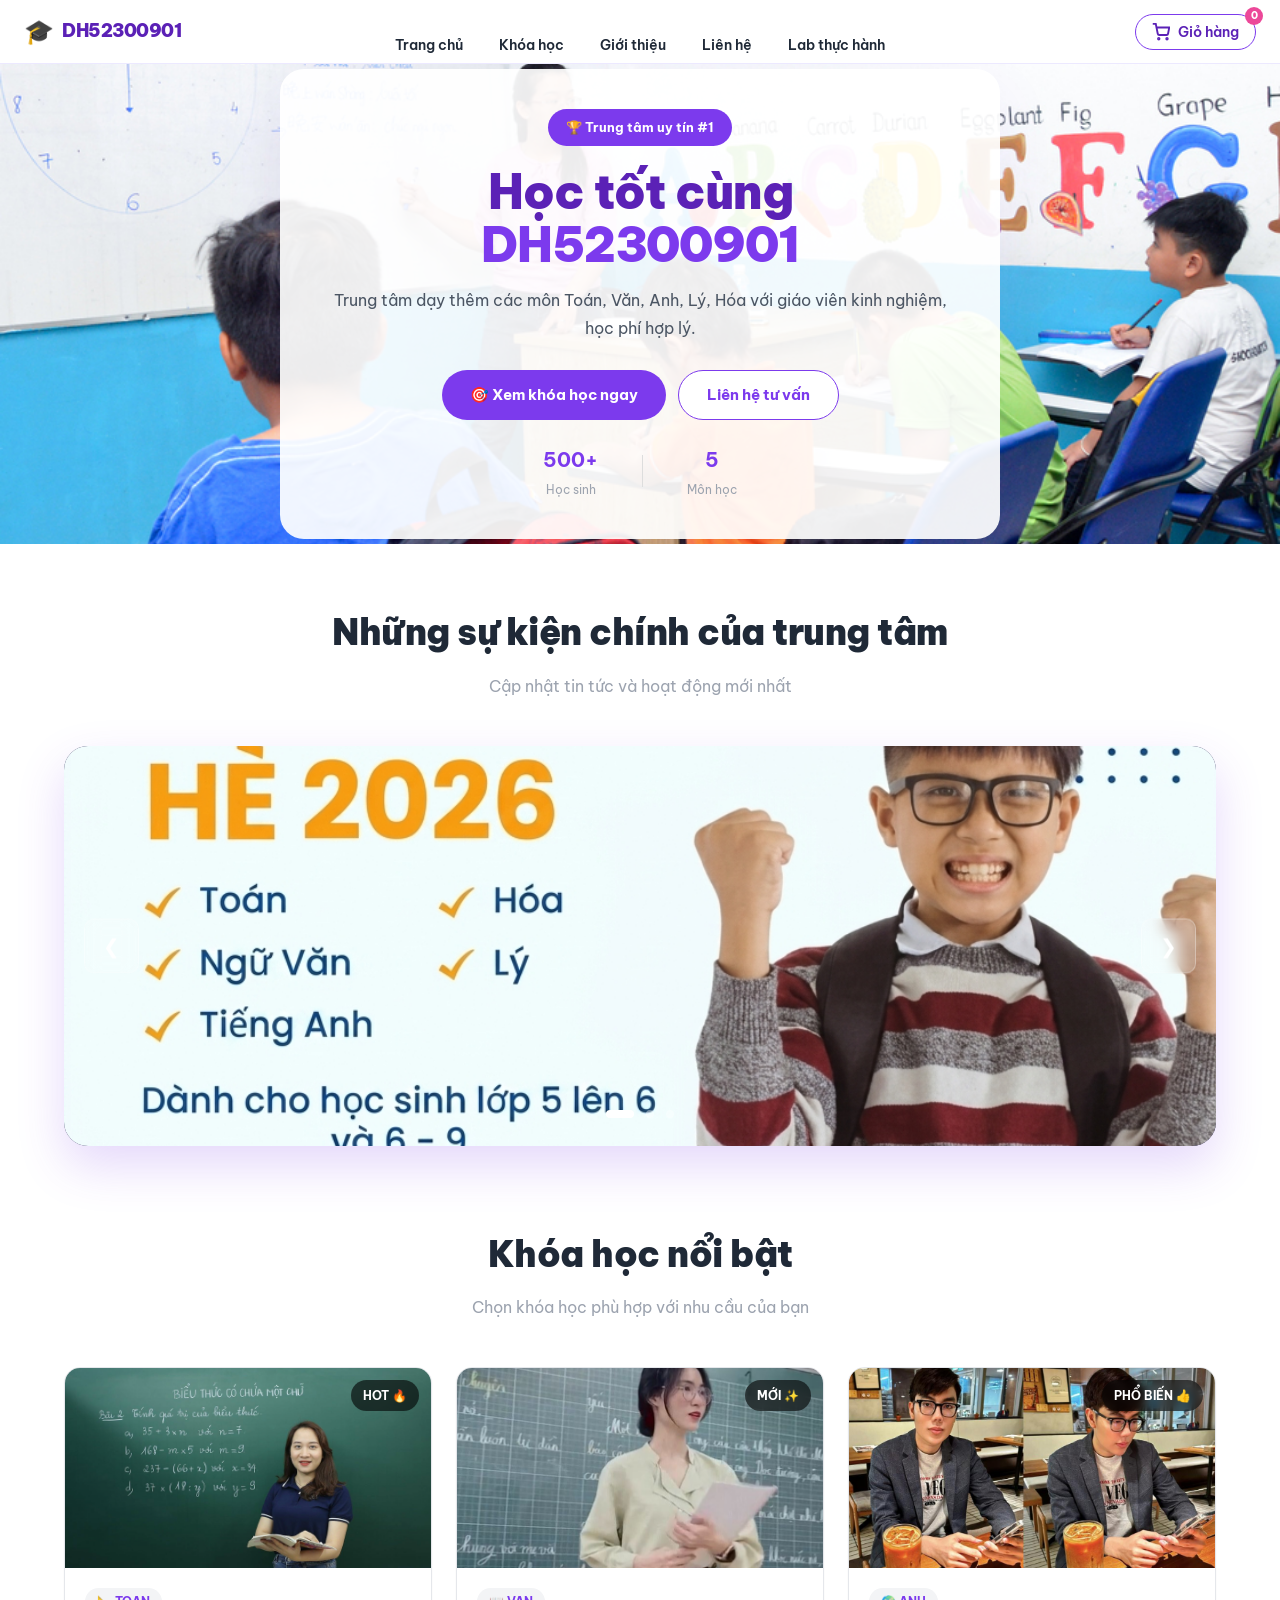
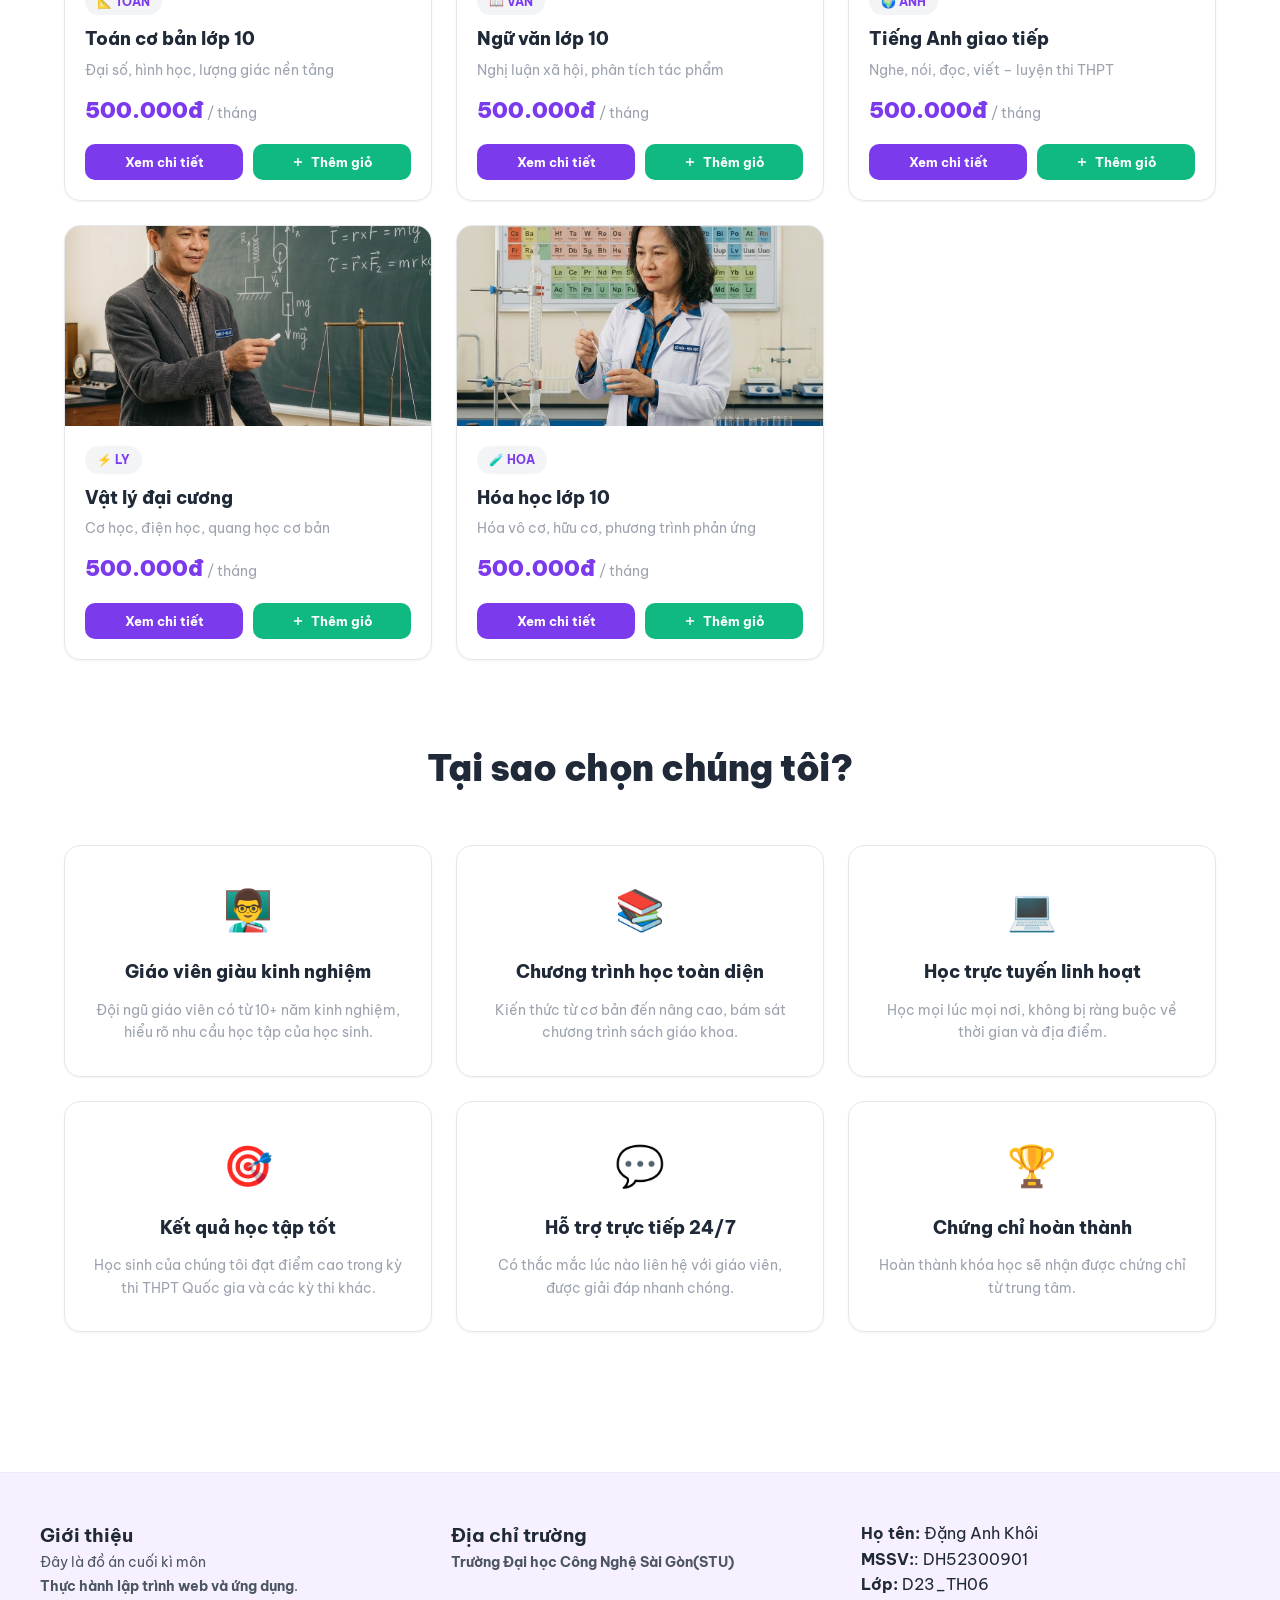
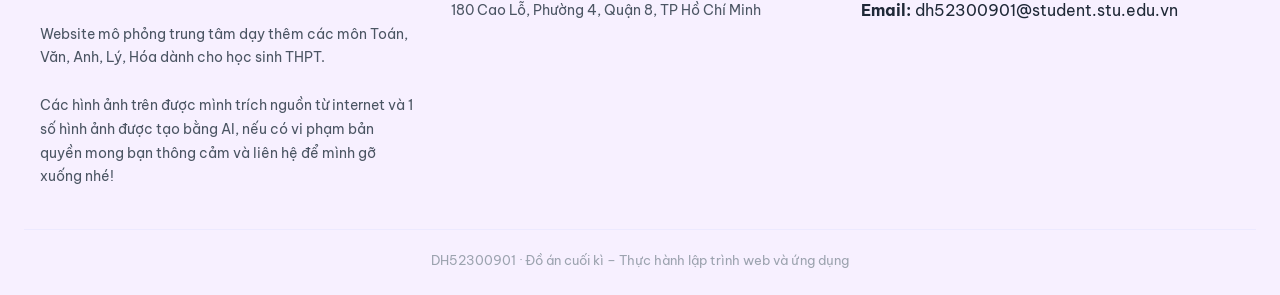
<file: index.html>
<!DOCTYPE html>
<html lang="vi">
<head>
  <meta charset="UTF-8" />
  <meta name="viewport" content="width=device-width, initial-scale=1.0" />
  <title>Khóa học trực tuyến - DH52300901</title>
  <link rel="preconnect" href="https://fonts.googleapis.com">
  <link href="https://fonts.googleapis.com/css2?family=Be+Vietnam+Pro:wght@400;500;600;700;800;900&display=swap" rel="stylesheet">
  <link rel="stylesheet" href="css/style.css" />
</head>
<body>

  <header class="header">
    <div class="logo" onclick="scrollToTop()">
      <span class="logo-icon">🎓</span>
      <span class="logo-text">DH52300901</span>
    </div>

    <nav>
      <ul class="main-nav">
        <li><a href="index.html">Trang chủ</a></li>
        <li><a href="#courses">Khóa học</a></li>
        <li><a href="#about">Giới thiệu</a></li>
        <li><a href="lienhe.html">Liên hệ</a></li>
        <li><a href="lab.html">Lab thực hành</a></li>
      </ul>
    </nav>

    <button class="cart-btn" onclick="openCart()">
      <svg width="18" height="18" viewBox="0 0 24 24" fill="none" stroke="currentColor" stroke-width="2.5"><circle cx="9" cy="21" r="1"/><circle cx="20" cy="21" r="1"/><path d="M1 1h4l2.68 13.39a2 2 0 0 0 2 1.61h9.72a2 2 0 0 0 2-1.61L23 6H6"/></svg>
      Giỏ hàng
      <span class="cart-badge" id="cart-count">0</span>
    </button>

    <button class="hamburger" id="hamburger" onclick="toggleMobileNav()" aria-label="Menu">
      <span></span><span></span><span></span>
    </button>
  </header>

  <div class="mobile-nav-overlay" id="mobile-nav-overlay" onclick="closeMobileNav()"></div>
  <nav class="mobile-nav" id="mobile-nav">
    <ul>
      <li><a href="#banner" onclick="closeMobileNav()">🏠 Trang chủ</a></li>
      <li><a href="#courses" onclick="closeMobileNav()">📚 Khóa học</a></li>
      <li><a href="#about" onclick="closeMobileNav()">ℹ️ Giới thiệu</a></li>
      <li><a href="lienhe.html" onclick="closeMobileNav()">📞 Liên hệ</a></li>
    </ul>
  </nav>

  <section class="banner" id="banner">
    <img class="banner-img" src="jpg/banner.jpg" alt="Banner trung tâm dạy thêm" />
    <div class="banner-content">
      <div class="banner-badge">🏆 Trung tâm uy tín #1</div>
      <h1>Học tốt cùng<br/><span class="hero-highlight">DH52300901</span></h1>
      <p>Trung tâm dạy thêm các môn Toán, Văn, Anh, Lý, Hóa với giáo viên kinh nghiệm, học phí hợp lý.</p>

      <div class="banner-actions">
        <button class="banner-btn primary" onclick="document.getElementById('courses').scrollIntoView({behavior:'smooth'})">
          🎯 Xem khóa học ngay
        </button>
        <a href="lienhe.html" class="banner-btn secondary">Liên hệ tư vấn</a>
      </div>

      <div class="banner-stats">
        <div class="stat"><strong>500+</strong><span>Học sinh</span></div>
        <div class="stat-divider"></div>
        <div class="stat"><strong>5</strong><span>Môn học</span></div>
      </div>
    </div>
  </section>

  <main class="main">
    <section class="event-section">
      <div class="section-header">
        <h2 class="section-title">Những sự kiện chính của trung tâm</h2>
        <p class="section-sub">Cập nhật tin tức và hoạt động mới nhất</p>
      </div>

      <div class="banner-slider">
        <div class="banner-slide active">
          <img src="jpg/slideshow2.png" alt="Banner 1">
        </div>
        <div class="banner-slide">
          <img src="jpg/slideshow1.png" alt="Banner 2">
        </div>
        <div class="banner-slide">
          <img src="jpg/sildeshow3.png" alt="Banner 3">
        </div>
        <button class="banner-prev">&#10094;</button>
        <button class="banner-next">&#10095;</button>
        <div class="banner-dots">
          <span class="banner-dot active"></span>
          <span class="banner-dot"></span>
          <span class="banner-dot"></span>
        </div>
      </div>
    </section>

    <section id="courses" class="courses-section">
      <div class="section-header">
        <h2 class="section-title">Khóa học nổi bật</h2>
        <p class="section-sub">Chọn khóa học phù hợp với nhu cầu của bạn</p>
      </div>

      <div class="courses-grid" id="courses-grid">
      </div>
    </section>

    <section id="about" class="about-section">
      <div class="section-header">
        <h2 class="section-title">Tại sao chọn chúng tôi?</h2>
      </div>

      <div class="about-grid">
        <div class="about-card">
          <div class="about-icon">👨‍🏫</div>
          <h3>Giáo viên giàu kinh nghiệm</h3>
          <p>Đội ngũ giáo viên có từ 10+ năm kinh nghiệm, hiểu rõ nhu cầu học tập của học sinh.</p>
        </div>

        <div class="about-card">
          <div class="about-icon">📚</div>
          <h3>Chương trình học toàn diện</h3>
          <p>Kiến thức từ cơ bản đến nâng cao, bám sát chương trình sách giáo khoa.</p>
        </div>

        <div class="about-card">
          <div class="about-icon">💻</div>
          <h3>Học trực tuyến linh hoạt</h3>
          <p>Học mọi lúc mọi nơi, không bị ràng buộc về thời gian và địa điểm.</p>
        </div>

        <div class="about-card">
          <div class="about-icon">🎯</div>
          <h3>Kết quả học tập tốt</h3>
          <p>Học sinh của chúng tôi đạt điểm cao trong kỳ thi THPT Quốc gia và các kỳ thi khác.</p>
        </div>

        <div class="about-card">
          <div class="about-icon">💬</div>
          <h3>Hỗ trợ trực tiếp 24/7</h3>
          <p>Có thắc mắc lúc nào liên hệ với giáo viên, được giải đáp nhanh chóng.</p>
        </div>

        <div class="about-card">
          <div class="about-icon">🏆</div>
          <h3>Chứng chỉ hoàn thành</h3>
          <p>Hoàn thành khóa học sẽ nhận được chứng chỉ từ trung tâm.</p>
        </div>
      </div>
    </section>

  </main>

  <footer class="footer">
    <div class="footer-content">
      <div class="footer-col left">
        <h3>Giới thiệu</h3>
        <p>
          Đây là đồ án cuối kì môn<br/>
          <strong>Thực hành lập trình web và ứng dụng</strong>.<br/><br/>
          Website mô phỏng trung tâm dạy thêm các môn Toán, Văn, Anh, Lý, Hóa dành cho học sinh THPT.
          <br/><br/>
          Các hình ảnh trên được mình trích nguồn từ internet và 1 số hình ảnh được tạo bằng AI, nếu có vi phạm bản quyền mong bạn thông cảm và liên hệ để mình gỡ xuống nhé!
        </p>
      </div>
      <div class="footer-col center">
        <h3>Địa chỉ trường</h3>
        <p>
          <strong>Trường Đại học Công Nghệ Sài Gòn(STU)</strong><br/><br/>
          180 Cao Lỗ, Phường 4, Quận 8, TP Hồ Chí Minh<br/>
        </p>
      </div>
      <div class="footer-col right">
        <div class="info-row">
          <span><strong>Họ tên:</strong></span>
          <span>Đặng Anh Khôi</span>
        </div>
        <div class="info-row">
          <span><strong>MSSV:</strong>: </span>
          <span>DH52300901</span>
        </div>
        <div class="info-row">
          <span><strong>Lớp:</strong></span>
          <span>D23_TH06</span>
        </div>
        <div class="info-row">
          <span><strong>Email:</strong></span>
          <span>dh52300901@student.stu.edu.vn</span>
        </div>
      </div>
    </div>
    <div class="footer-bottom">
      DH52300901 · Đồ án cuối kì – Thực hành lập trình web và ứng dụng
    </div>
  </footer>

  <div class="cart-overlay" id="cart-overlay" onclick="closeCart()"></div>
  <div class="cart-modal" id="cart-modal">
    <div class="cart-modal-content">
      <div class="cart-modal-header">
        <h2>🛒 Giỏ hàng</h2>
        <button class="close-btn" onclick="closeCart()">&times;</button>
      </div>
      <div class="cart-modal-body" id="cart-modal-body">
        <p class="empty-cart">Giỏ hàng trống</p>
      </div>
      <div class="cart-modal-footer">
        <div class="cart-total">
          <span>Tổng:</span>
          <span class="total-price" id="total-price">0đ</span>
        </div>
        <button class="btn-checkout" onclick="checkout()">Thanh toán</button>
      </div>
    </div>
  </div>

  <script src="js/app.js"></script>
</body>
</html>
</file>
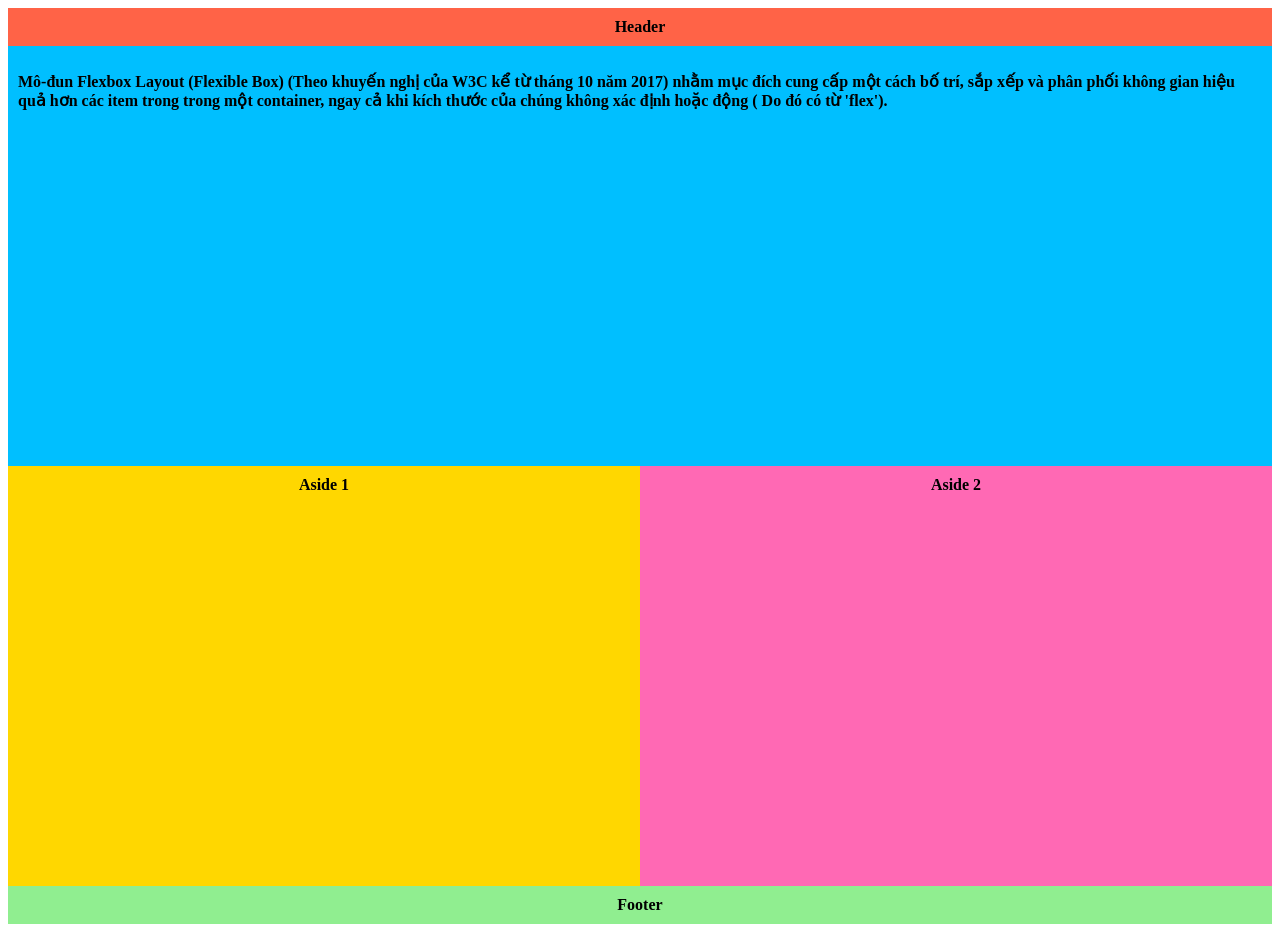
<file: lab/Lab06/Bai_2_Minh_hoa_layout/index.html>
<!DOCTYPE html>
<html>

<head>
	<meta http-equiv="Content-Type" content="text/html; charset=utf-8" />
    <link rel="stylesheet" href="css/style.css">
</head>

<body>
    <div class="wrapper">
        <header class="header-flex-2">Header</header>
        <article class="main">
            <p>Mô-đun Flexbox Layout (Flexible Box) (Theo khuyến nghị của W3C kể từ tháng 10 năm 2017) nhằm mục đích
                cung cấp một cách bố trí, sắp xếp và phân phối không gian hiệu quả hơn các item trong trong một
                container, ngay cả khi kích thước của chúng không xác định hoặc động ( Do đó có từ 'flex').</p>
        </article>
        <aside class="aside aside-1">Aside 1</aside>
        <aside class="aside aside-2">Aside 2</aside>
        <footer class="footer-flex-2">Footer</footer>
    </div>
</body>

</html>
</file>
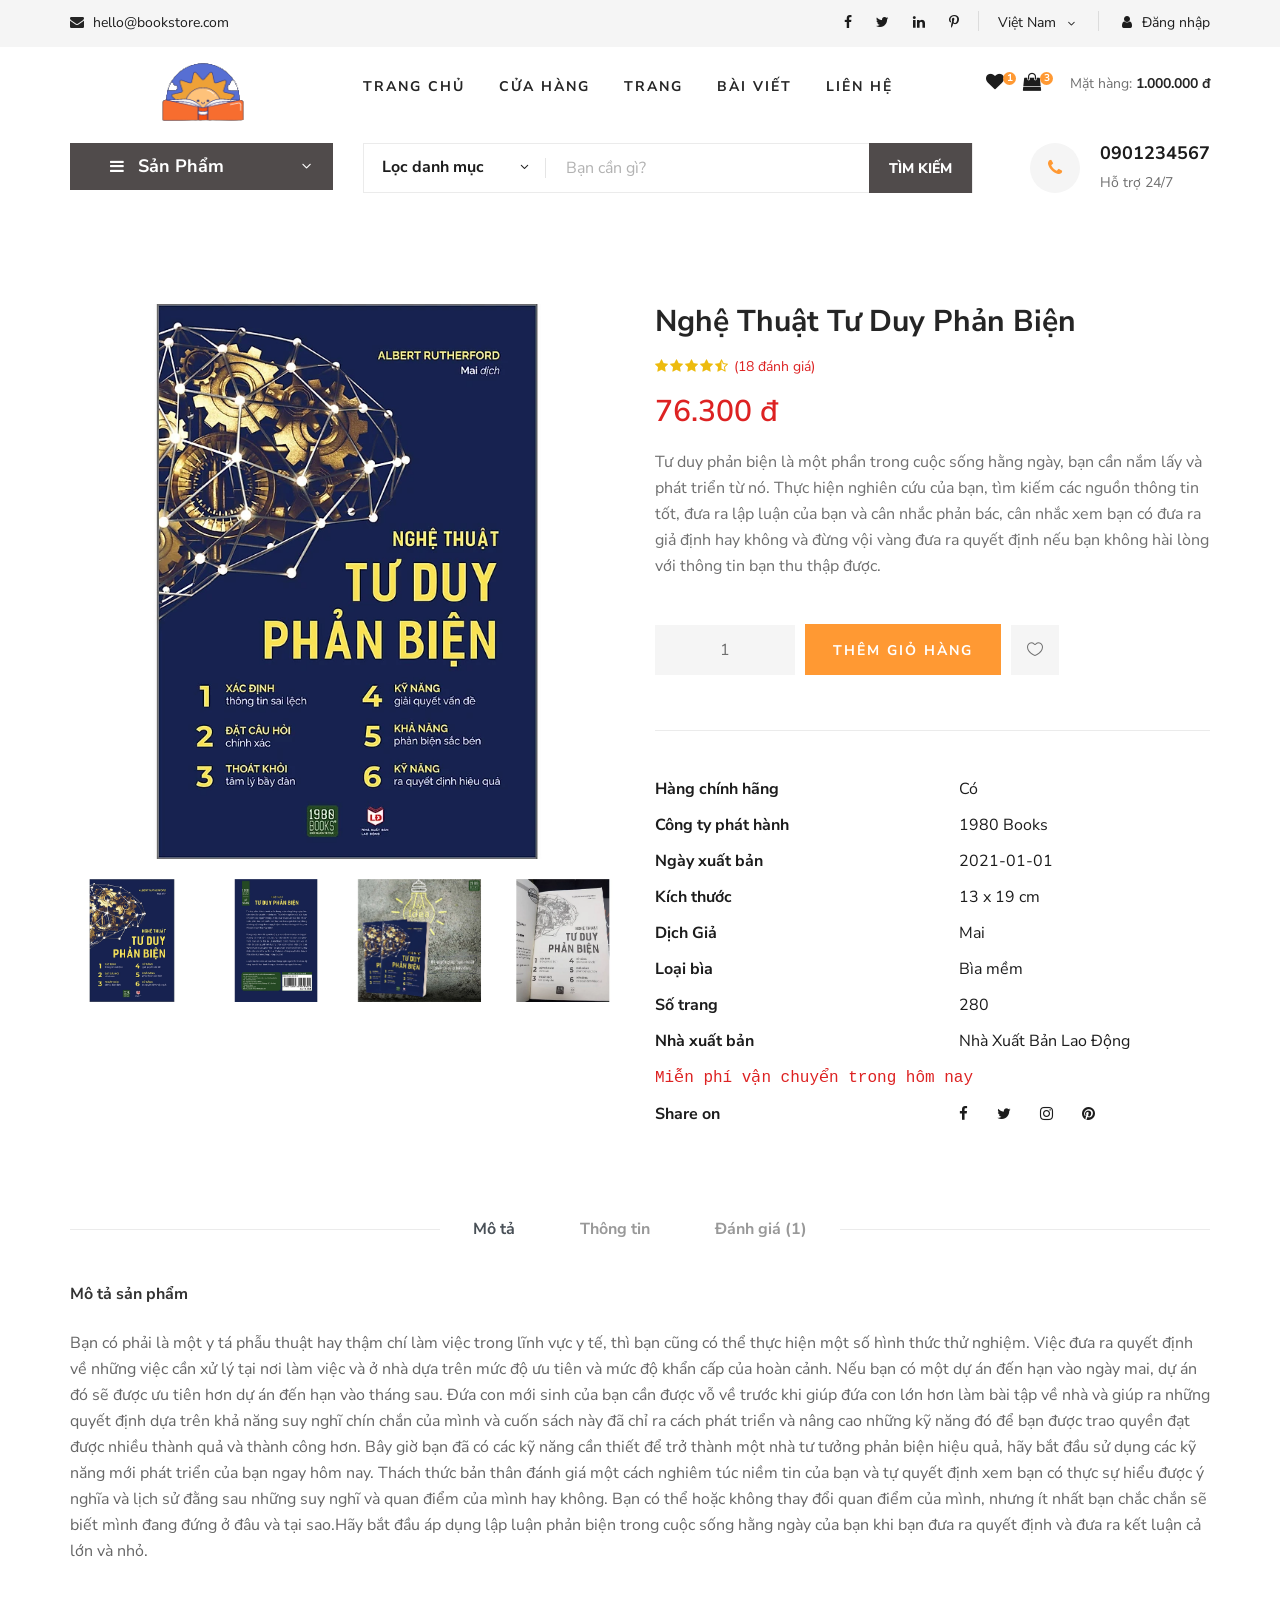
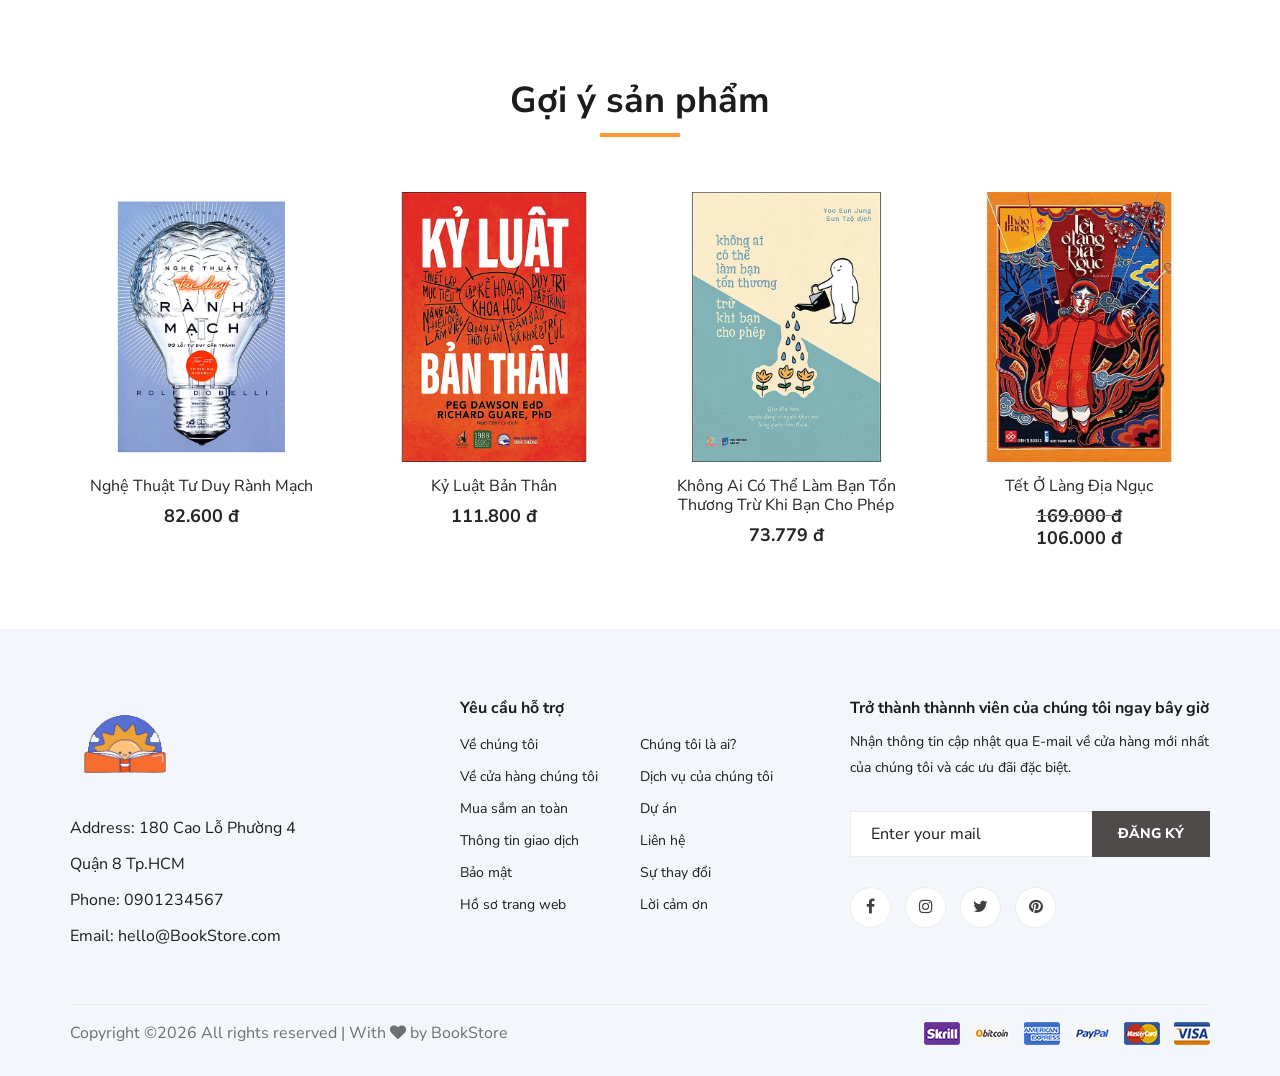
<file: lab/Lab08/Vi_du_2/index.html>
<!DOCTYPE html>
<html lang="zxx">

<head>
    <meta charset="UTF-8">
    <meta name="description" content="Ogani Template">
    <meta name="keywords" content="Ogani, unica, creative, html">
    <meta name="viewport" content="width=device-width, initial-scale=1.0">
    <meta http-equiv="X-UA-Compatible" content="ie=edge">
    <title>Nice | BookStore</title>

    <!-- Google Font -->
    <link href="https://fonts.googleapis.com/css2?family=Nunito Sans:wght@200;300;400;600;900&display=swap" rel="stylesheet">

    <!-- Css Styles -->
    <link rel="stylesheet" href="css/bootstrap.min.css" type="text/css">
    <link rel="stylesheet" href="css/font-awesome.min.css" type="text/css">
    <link rel="stylesheet" href="css/elegant-icons.css" type="text/css">
    <link rel="stylesheet" href="css/nice-select.css" type="text/css">
    <link rel="stylesheet" href="css/jquery-ui.min.css" type="text/css">
    <link rel="stylesheet" href="css/owl.carousel.min.css" type="text/css">
    <link rel="stylesheet" href="css/slicknav.min.css" type="text/css">
    <link rel="stylesheet" href="css/style.css" type="text/css">

    <style>
        .product__details__pic__slider {
            position: relative;
            overflow: hidden;
        }

        .product__details__pic__slider img {
            display: none;
            width: 100%;
            height: auto;
        }

        .button__slide{
            text-align: center;
            padding-top: 10px;
        }
    </style>

    
</head>

<body>
    <!-- Page Preloder -->
    <div id="preloder">
        <div class="loader"></div>
    </div>

    <!-- Humberger Begin -->
    <div class="humberger__menu__overlay"></div>
    <div class="humberger__menu__wrapper">
        <div class="humberger__menu__logo">
            <a href="#"><img src="img/logo.png" alt=""></a>
        </div>
        <div class="humberger__menu__cart">
            <ul>
                <li><a href="#"><i class="fa fa-heart"></i> <span>1</span></a></li>
                <li><a href="#"><i class="fa fa-shopping-bag"></i> <span>3</span></a></li>
            </ul>
            <div class="header__cart__price">Mặt hàng: <span>1.000.000 đ</span></div>
        </div>
        <div class="humberger__menu__widget">
            <div class="header__top__right__language">
                <div>Việt Nam</div>
                <span class="arrow_carrot-down"></span>
                <ul>
                    <li><a href="#">Spanis</a></li>
                    <li><a href="#">English</a></li>
                </ul>
            </div>
            <div class="header__top__right__auth">
                <a href="#"><i class="fa fa-user"></i> Đăng nhập</a>
            </div>
        </div>
        <nav class="humberger__menu__nav mobile-menu">
            <ul>
                <li><a href="./index.html">Trang chủ</a></li>
                <li><a href="./shop-grid.html">Cửa hàng</a></li>
                <li><a href="#">Trang</a>
                    <ul class="header__menu__dropdown">
                        <li><a href="./shop-details.html">Cửa hàng chi tiết</a></li>
                        <li><a href="./shoping-cart.html">Giỏ hàng</a></li>
                        <li><a href="./checkout.html">Thủ tục thanh toán</a></li>
                        <li><a href="./blog-details.html">Chi tiết bài viết</a></li>
                    </ul>
                </li>
                <li><a href="./blog.html">Bài viết</a></li>
                <li><a href="./contact.html">Liên hệ</a></li>
            </ul>
        </nav>
        <div id="mobile-menu-wrap"></div>
        <div class="header__top__right__social">
            <a href="#"><i class="fa fa-facebook"></i></a>
            <a href="#"><i class="fa fa-twitter"></i></a>
            <a href="#"><i class="fa fa-linkedin"></i></a>
            <a href="#"><i class="fa fa-pinterest-p"></i></a>
        </div>
        <div class="humberger__menu__contact">
            <ul>
                <li><i class="fa fa-envelope"></i> hello@bookstore.com</li>
            </ul>
        </div>
    </div>
    <!-- Humberger End -->

    <!-- Header Section Begin -->
    <header class="header">
        <div class="header__top">
            <div class="container">
                <div class="row">
                    <div class="col-lg-6 col-md-6">
                        <div class="header__top__left">
                            <ul>
                                <li><i class="fa fa-envelope"></i> hello@bookstore.com</li>
                            </ul>
                        </div>
                    </div>
                    <div class="col-lg-6 col-md-6">
                        <div class="header__top__right">
                            <div class="header__top__right__social">
                                <a href="#"><i class="fa fa-facebook"></i></a>
                                <a href="#"><i class="fa fa-twitter"></i></a>
                                <a href="#"><i class="fa fa-linkedin"></i></a>
                                <a href="#"><i class="fa fa-pinterest-p"></i></a>
                            </div>
                            <div class="header__top__right__language">
                                <div>Việt Nam</div>
                                <span class="arrow_carrot-down"></span>
                                <ul>
                                    <li><a href="#">Spanis</a></li>
                                    <li><a href="#">English</a></li>
                                </ul>
                            </div>
                            <div class="header__top__right__auth">
                                <a href="#"><i class="fa fa-user"></i> Đăng nhập</a>
                            </div>
                        </div>
                    </div>
                </div>
            </div>
        </div>
        <div class="container">
            <div class="row">
                <div class="col-lg-3">
                    <div class="header__logo">
                        <a href="./index.html"><img src="img/logo.png" alt=""></a>
                    </div>
                </div>
                <div class="col-lg-6">
                    <nav class="header__menu">
                        <ul class="ul-menu">
                            <li><a href="./index.html">Trang chủ</a></li>
                            <li><a href="./shop-grid.html">Cửa hàng</a></li>
                            <li><a href="#">Trang</a>
                                <ul class="header__menu__dropdown">
                                    <li><a href="./shop-details.html">Cửa hàng chi tiết</a></li>
                                    <li><a href="./shoping-cart.html">Giỏ hàng</a></li>
                                    <li><a href="./checkout.html">Thủ tục thanh toán</a></li>
                                    <li><a href="./blog-details.html">Chi tiết bài viết</a></li>
                                </ul>
                            </li>
                            <li><a href="./blog.html">Bài viết</a></li>
                            <li><a href="./contact.html">Liên hệ</a></li>
                        </ul>
                    </nav>
                </div>
                <div class="col-lg-3">
                    <div class="header__cart">
                        <ul>
                            <li><a href="#"><i class="fa fa-heart"></i> <span>1</span></a></li>
                            <li><a href="#"><i class="fa fa-shopping-bag"></i> <span>3</span></a></li>
                        </ul>
                        <div class="header__cart__price">Mặt hàng: <span>1.000.000 đ</span></div>
                    </div>
                </div>
            </div>
            <div class="humberger__open">
                <i class="fa fa-bars"></i>
            </div>
        </div>
    </header>
    <!-- Header Section End -->

    <!-- Hero Section Begin -->
    <section class="hero hero-normal">
        <div class="container">
            <div class="row">
                <div class="col-lg-3">
                    <div class="hero__categories">
                        <div class="hero__categories__all">
                            <i class="fa fa-bars"></i>
                            <span>Sản Phẩm</span>
                        </div>
                        <ul>
                            <li><a href="#">Văn học</a></li>
                            <li><a href="#">Kinh tế</a></li>
                            <li><a href="#">Thiếu nhi</a></li>
                            <li><a href="#">Kĩ năng sống</a></li>
                            <li><a href="#">Giáo khoa</a></li>
                            <li><a href="#">Từ điển</a></li>
                            <li><a href="#">Lịch sử</a></li>
                            <li><a href="#">Y học</a></li>
                            <li><a href="#">Tạp chí</a></li>
                            <li><a href="#">Ngoại ngữ</a></li>
                            <li><a href="#">Giáo trình</a></li>
                        </ul>
                    </div>
                </div>
                <div class="col-lg-9">
                    <div class="hero__search">
                        <div class="hero__search__form">
                            <form action="#">
                                <div class="hero__search__categories">
                                    Lọc danh mục
                                    <span class="arrow_carrot-down"></span>
                                </div>
                                <input type="text" placeholder="Bạn cần gì?">
                                <button type="submit" class="site-btn">TÌM KIẾM</button>
                            </form>
                        </div>
                        <div class="hero__search__phone">
                            <div class="hero__search__phone__icon">
                                <i class="fa fa-phone"></i>
                            </div>
                            <div class="hero__search__phone__text">
                                <h5>0901234567</h5>
                                <span>Hỗ trợ 24/7 </span>
                            </div>
                        </div>
                    </div>
                </div>
            </div>
        </div>
    </section>
    <!-- Hero Section End -->

    <!-- Product Details Section Begin -->
    <section class="product-details spad">
        <div class="container">
            <div class="row">
                <div class="col-lg-6 col-md-6">
                    <div class="product__details__pic">
                        <div class="product__details__pic__item">
                            <img class="product__details__pic__item--large"
                                src="img/product/Book_2.jpg" alt="">
                        </div>
                        <div class="product__details__pic__slider owl-carousel">
                            <img data-imgbigurl="img/product/details/Book_2.jpg"
                                src="img/product/Book_2.jpg" alt="">
                            <img data-imgbigurl="img/product/details/Book_2_details_2.jpg"
                                src="img/product/details/Book_2_details_2.jpg" alt="">
                            <img data-imgbigurl="img/product/details/Book_2_details_1.jpg"
                                src="img/product/details/Book_2_details_1.jpg" alt="">
                            <img data-imgbigurl="img/product/details/Book_2_details_3.jpg"
                                src="img/product/details/Book_2_details_3.jpg" alt="">
                        </div>
                    </div>
                </div>
                <div class="col-lg-6 col-md-6">
                    <div class="product__details__text">
                        <h3>Nghệ Thuật Tư Duy Phản Biện</h3>
                        <div class="product__details__rating">
                            <i class="fa fa-star"></i>
                            <i class="fa fa-star"></i>
                            <i class="fa fa-star"></i>
                            <i class="fa fa-star"></i>
                            <i class="fa fa-star-half-o"></i>
                            <span>(18 đánh giá)</span>
                        </div>
                        <div class="product__details__price">76.300 đ</div>
                        <p>Tư duy phản biện là một phần trong cuộc sống hằng ngày, bạn cần nắm lấy và phát triển từ nó.
                             Thực hiện nghiên cứu của bạn, tìm kiếm các nguồn thông tin tốt, đưa ra lập luận của bạn và cân nhắc phản bác, 
                             cân nhắc xem bạn có đưa ra giả định hay không và đừng vội vàng đưa ra quyết định nếu bạn không hài lòng với 
                             thông tin bạn thu thập được.</p>
                        <div class="product__details__quantity">
                            <div class="quantity">
                                <div class="pro-qty">
                                    <input type="text" value="1">
                                </div>
                            </div>
                        </div>
                        <a href="#" class="primary-btn">Thêm giỏ hàng</a>
                        <a href="#" class="heart-icon"><span class="icon_heart_alt"></span></a>
                        <ul>
                            <li><b>Hàng chính hãng</b> <span>Có</span></li>
                            <li><b>Công ty phát hành</b> <span>1980 Books</span></li>
                            <li><b>Ngày xuất bản</b> <span>2021-01-01</span></li>
                            <li><b>Kích thước</b> <span>13 x 19 cm </span></li>
                            <li><b>Dịch Giả</b> <span>Mai</span></li>
                            <li><b>Loại bìa</b> <span>Bìa mềm</span></li>
                            <li><b>Số trang</b> <span>280</span></li>
                            <li><b>Nhà xuất bản</b> <span>Nhà Xuất Bản Lao Động</span></li>
                            <li><span><samp>Miễn phí vận chuyển trong hôm nay</samp></span></li>
                            <li><b>Share on</b>
                                <div class="share">
                                    <a href="#"><i class="fa fa-facebook"></i></a>
                                    <a href="#"><i class="fa fa-twitter"></i></a>
                                    <a href="#"><i class="fa fa-instagram"></i></a>
                                    <a href="#"><i class="fa fa-pinterest"></i></a>
                                </div>
                            </li>
                        </ul>
                    </div>
                </div>
                <div class="col-lg-12">
                    <div class="product__details__tab">
                        <ul class="nav nav-tabs" role="tablist">
                            <li class="nav-item">
                                <a class="nav-link active" data-toggle="tab" href="#tabs-1" role="tab"
                                    aria-selected="true">Mô tả</a>
                            </li>
                            <li class="nav-item">
                                <a class="nav-link" data-toggle="tab" href="#tabs-2" role="tab"
                                    aria-selected="false">Thông tin</a>
                            </li>
                            <li class="nav-item">
                                <a class="nav-link" data-toggle="tab" href="#tabs-3" role="tab"
                                    aria-selected="false">Đánh giá <span>(1)</span></a>
                            </li>
                        </ul>
                        <div class="tab-content">
                            <div class="tab-pane active" id="tabs-1" role="tabpanel">
                                <div class="product__details__tab__desc">
                                    <h6>Mô tả sản phẩm</h6>
                                    <p>Bạn có phải là một y tá phẫu thuật hay thậm chí làm việc trong lĩnh vực y tế, thì bạn cũng có thể thực hiện một số hình thức thử nghiệm. Việc đưa ra quyết định về những việc cần xử lý tại nơi làm việc và ở nhà dựa trên mức độ ưu tiên và mức độ khẩn cấp của hoàn cảnh.

                                        Nếu bạn có một dự án đến hạn vào ngày mai, dự án đó sẽ được ưu tiên hơn dự án đến hạn vào tháng sau.
                                         Đứa con mới sinh của bạn cần được vỗ về trước khi giúp đứa con lớn hơn làm bài tập về nhà và giúp ra những quyết định dựa trên 
                                         khả năng suy nghĩ chín chắn của mình và cuốn sách này đã chỉ ra cách phát triển và nâng cao những kỹ năng đó để bạn được trao
                                          quyền đạt được nhiều thành quả và thành công hơn. Bây giờ bạn đã có các kỹ năng cần thiết để trở thành một nhà tư tưởng phản
                                          biện hiệu quả, hãy bắt đầu sử dụng các kỹ năng mới phát triển của bạn ngay hôm nay. Thách thức bản thân đánh giá một cách nghiêm
                                           túc niềm tin của bạn và tự quyết định xem bạn có thực sự hiểu được ý nghĩa và lịch sử đằng sau những suy nghĩ và quan điểm của
                                           mình hay không. Bạn có thể hoặc không thay đổi quan điểm của mình, nhưng ít nhất bạn chắc chắn sẽ biết mình đang đứng ở đâu và
                                         tại sao.Hãy bắt đầu áp dụng lập luận phản biện trong cuộc sống hằng ngày của bạn khi bạn đưa ra quyết định và đưa ra kết luận cả lớn và nhỏ.</p>
                                </div>
                            </div>
                            <div class="tab-pane" id="tabs-2" role="tabpanel">
                                <div class="product__details__tab__desc">
                                    <h6>Thông tin sản phẩm</h6>
                                        Về sản phẩm: (39 tích cực, 2 tiêu cực)
                                        <li>
                                            Hầu hết người mua hài lòng với chất lượng sách, đánh giá sách là hay, hữu ích và đáng mua.
                                        </li>
                                        <li>
                                            Một số nhận xét cho biết sách có nội dung tốt, đẹp, in rõ và dễ mang đi.
                                        </li>
                                        <li>
                                            Tuy nhiên, có một số ý kiến cho rằng sách có lối viết đơn giản, không phù hợp với người đã qua công việc kinh doanh.
                                        </li>
                                        Về dịch vụ: (32 tích cực, 2 tiêu cực)
                                        <li>
                                            Đa số khách hàng hài lòng với giao hàng nhanh, đóng gói cẩn thận và dịch vụ hỗ trợ sau bán hàng.
                                        </li>
                                        <li>
                                            Một số nhận xét cho biết nhân viên giao hàng nhiệt tình, vui vẻ và dịch vụ TikiNow được đánh giá tích cực.
                                        </li>
                                        <li>
                                            Tuy nhiên, có một số ý kiến cho rằng khâu đóng gói cẩu thả và có sách bị cong và mòn.
                                        </li>
                                </div>
                            </div>
                            <div class="tab-pane" id="tabs-3" role="tabpanel">
                                <div class="product__details__tab__desc">
                                    <h6>Đánh giá sản phẩm </h6>
                                    <p>Hãy nghĩ đến coi tư duy phản biện như một cơ hội để tương tác với những người khác và tìm hiểu quan điểm của họ. 
                                        Đánh giá những gì người khác nói và xem xét các nguồn thông tin để quyết định xem chúng có xứng đáng hay không.
                                         “Nghệ thuật tư duy phản biện” là một tài liệu tuyệt vời giúp bạn học được những kỹ năng đó và bạn có thể tham khảo lại khi cần.
                                         Hãy nhớ rằng, hơn bất cứ điều gì, hãy rèn luyện kỹ năng tư duy phản biện của bạn, và bạn không bao giờ có thể sai lầm.</p>
                                </div>
                            </div>
                        </div>
                    </div>
                </div>
            </div>
        </div>
    </section>
    <!-- Product Details Section End -->

    <!-- Related Product Section Begin -->
    <section class="related-product">
        <div class="container">
            <div class="row">
                <div class="col-lg-12">
                    <div class="section-title related__product__title">
                        <h2>Gợi ý sản phẩm</h2>
                    </div>
                </div>
            </div>
            <div class="row">
                <div class="col-lg-3 col-md-4 col-sm-6">
                    <div class="product__item">
                        <div class="product__item__pic set-bg" data-setbg="img/product/Book_1.webp">
                            <ul class="product__item__pic__hover">
                                <li><a href="#"><i class="fa fa-heart"></i></a></li>
                                <li><a href="#"><i class="fa fa-retweet"></i></a></li>
                                <li><a href="#"><i class="fa fa-shopping-cart"></i></a></li>
                            </ul>
                        </div>
                        <div class="product__item__text">
                            <h6><a href="#">Nghệ Thuật Tư Duy Rành Mạch</a></h6>
                            <h5>82.600 đ</h5>
                        </div>
                    </div>
                </div>
                <div class="col-lg-3 col-md-4 col-sm-6">
                    <div class="product__item">
                        <div class="product__item__pic set-bg" data-setbg="img/product/Book-3.png">
                            <ul class="product__item__pic__hover">
                                <li><a href="#"><i class="fa fa-heart"></i></a></li>
                                <li><a href="#"><i class="fa fa-retweet"></i></a></li>
                                <li><a href="#"><i class="fa fa-shopping-cart"></i></a></li>
                            </ul>
                        </div>
                        <div class="product__item__text">
                            <h6><a href="#">Kỷ Luật Bản Thân</a></h6>
                            <h5>111.800 đ</h5>
                        </div>
                    </div>
                </div>
                <div class="col-lg-3 col-md-4 col-sm-6">
                    <div class="product__item">
                        <div class="product__item__pic set-bg" data-setbg="img/product/Book_4.jpg">
                            <ul class="product__item__pic__hover">
                                <li><a href="#"><i class="fa fa-heart"></i></a></li>
                                <li><a href="#"><i class="fa fa-retweet"></i></a></li>
                                <li><a href="#"><i class="fa fa-shopping-cart"></i></a></li>
                            </ul>
                        </div>
                        <div class="product__item__text">
                            <h6><a href="#">Không Ai Có Thể Làm Bạn Tổn Thương Trừ Khi Bạn Cho Phép</a></h6>
                            <h5>73.779 đ</h5>
                        </div>
                    </div>
                </div>
                <div class="col-lg-3 col-md-4 col-sm-6">
                    <div class="product__item">
                        <div class="product__item__pic set-bg" data-setbg="img/product/Book_5.jpg">
                            <ul class="product__item__pic__hover">
                                <li><a href="#"><i class="fa fa-heart"></i></a></li>
                                <li><a href="#"><i class="fa fa-retweet"></i></a></li>
                                <li><a href="#"><i class="fa fa-shopping-cart"></i></a></li>
                            </ul>
                        </div>
                        <div class="product__item__text">
                            <h6><a href="#">Tết Ở Làng Địa Ngục</a></h6>
                            <div class="text__sale">
                                <h5 >169.000 đ</h5>
                            </div>
                            <h5 class="text__price">106.000 đ</h5>
                        </div>
                    </div>
                </div>
            </div>
        </div>
    </section>
    <!-- Related Product Section End -->

    <!-- Footer Section Begin -->
    <footer class="footer spad">
        <div class="container">
            <div class="row">
                <div class="col-lg-3 col-md-6 col-sm-6">
                    <div class="footer__about">
                        <div class="footer__about__logo">
                            <a href="./index.html"><img src="img/logo.png" alt=""></a>
                        </div>
                        <ul>
                            <li>Address: 180 Cao Lỗ Phường 4 Quận 8 Tp.HCM</li>
                            <li>Phone: 0901234567</li>
                            <li>Email: hello@BookStore.com</li>
                        </ul>
                    </div>
                </div>
                <div class="col-lg-4 col-md-6 col-sm-6 offset-lg-1">
                    <div class="footer__widget">
                        <h6>
                            Yêu cầu hỗ trợ</h6>
                        <ul>
                            <li><a href="#">Về chúng tôi</a></li>
                            <li><a href="#">Về cửa hàng chúng tôi</a></li>
                            <li><a href="#">Mua sắm an toàn</a></li>
                            <li><a href="#">Thông tin giao dịch</a></li>
                            <li><a href="#">Bảo mật</a></li>
                            <li><a href="#">Hồ sơ trang web</a></li>
                        </ul>
                        <ul>
                            <li><a href="#">Chúng tôi là ai?</a></li>
                            <li><a href="#">Dịch vụ của chúng tôi</a></li>
                            <li><a href="#">Dự án</a></li>
                            <li><a href="#">Liên hệ</a></li>
                            <li><a href="#">Sự thay đổi</a></li>
                            <li><a href="#">Lời cảm ơn</a></li>
                        </ul>
                    </div>
                </div>
                <div class="col-lg-4 col-md-12">
                    <div class="footer__widget">
                        <h6>Trở thành thànnh viên của chúng tôi ngay bây giờ</h6>
                        <p>Nhận thông tin cập nhật qua E-mail về cửa hàng mới nhất của chúng tôi và các ưu đãi đặc biệt.</p>
                        <form action="#">
                            <input type="text" placeholder="Enter your mail">
                            <button type="submit" class="site-btn">Đăng ký</button>
                        </form>
                        <div class="footer__widget__social">
                            <a href="#"><i class="fa fa-facebook"></i></a>
                            <a href="#"><i class="fa fa-instagram"></i></a>
                            <a href="#"><i class="fa fa-twitter"></i></a>
                            <a href="#"><i class="fa fa-pinterest"></i></a>
                        </div>
                    </div>
                </div>
            </div>
            <div class="row">
                <div class="col-lg-12">
                    <div class="footer__copyright">
                        <div class="footer__copyright__text"><p>
  Copyright &copy;<script>document.write(new Date().getFullYear());</script> All rights reserved | With <i class="fa fa-heart" aria-hidden="true"></i> by BookStore</a>
  </p></div>
                        <div class="footer__copyright__payment"><img src="img/payment-item.png" alt=""></div>
                    </div>
                </div>
            </div>
        </div>
    </footer>
    <!-- Footer Section End -->

    <!-- Js Plugins -->
    <script src="js/jquery-3.3.1.min.js"></script>
    <script src="js/bootstrap.min.js"></script>
    <script src="js/jquery.nice-select.min.js"></script>
    <script src="js/jquery-ui.min.js"></script>
    <script src="js/jquery.slicknav.js"></script>
    <script src="js/mixitup.min.js"></script>
    <script src="js/owl.carousel.min.js"></script>
    <script src="js/main.js"></script>
</body>

</html>
</file>
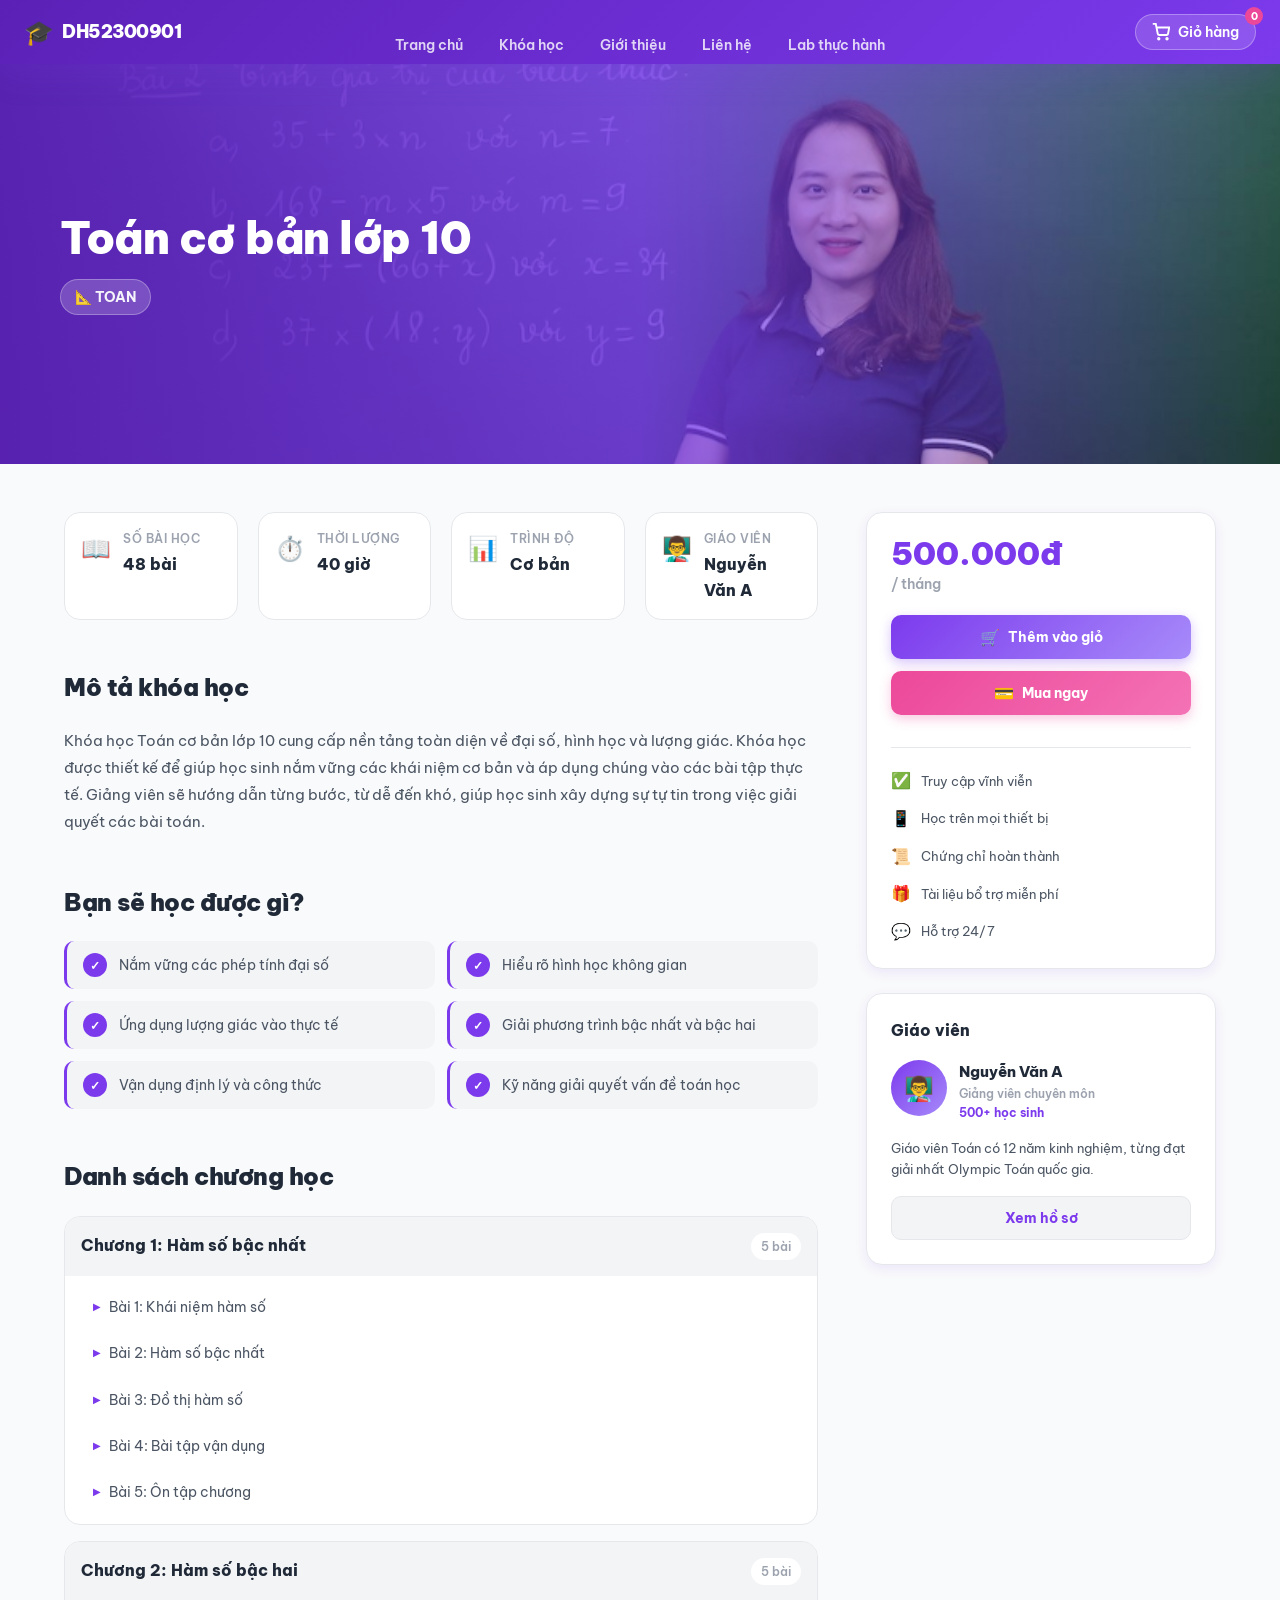
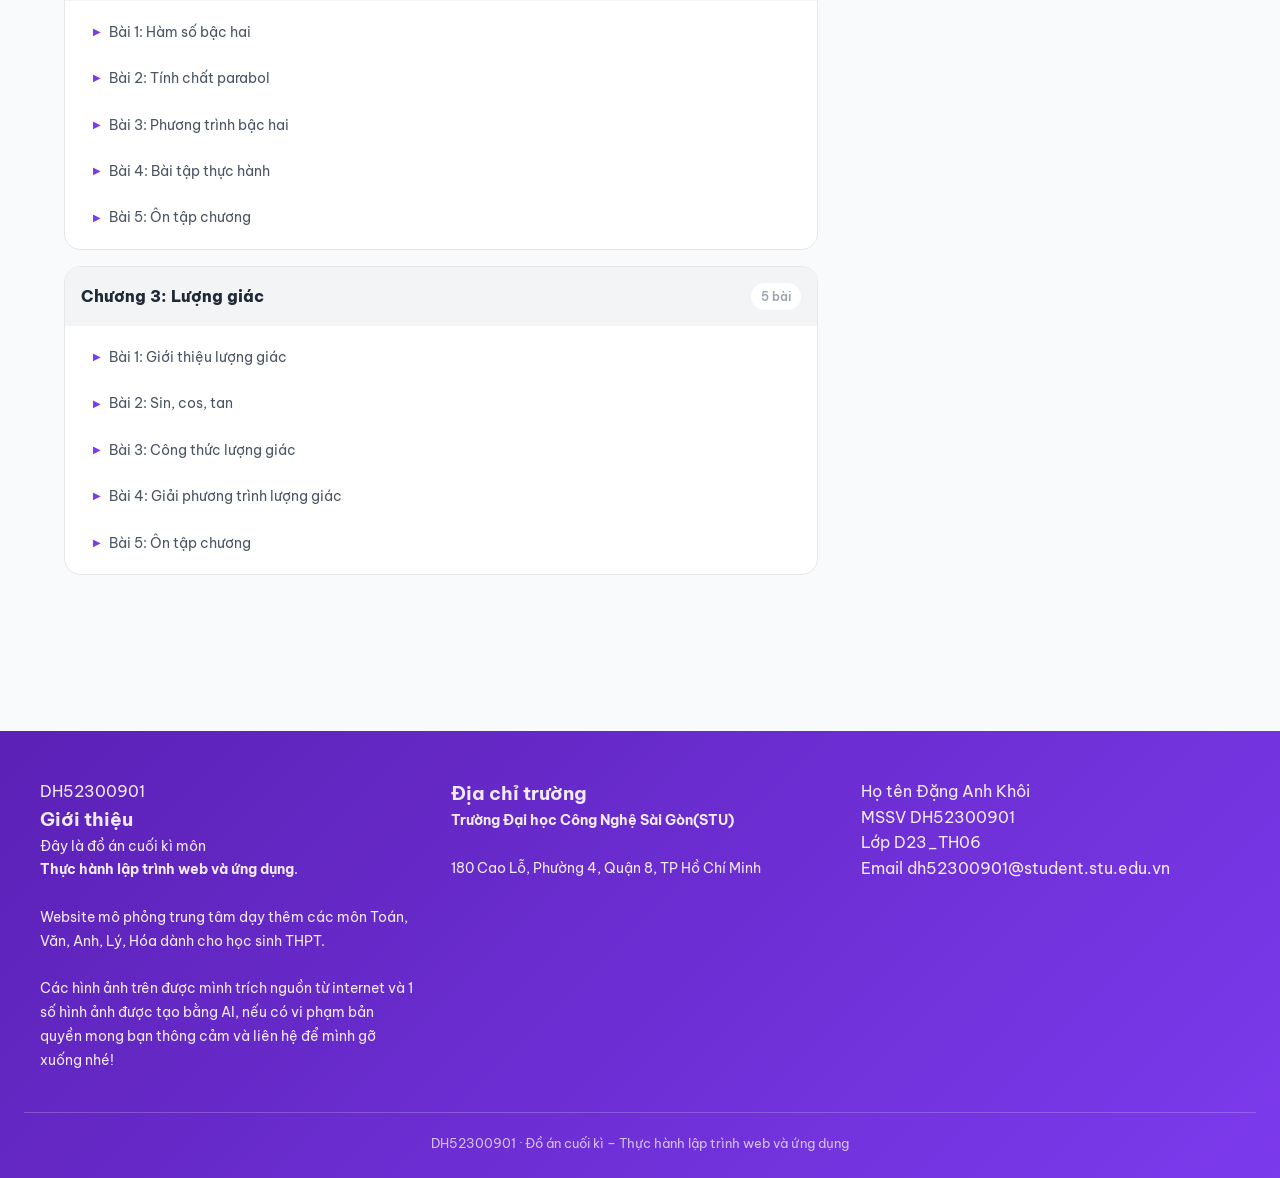
<file: course-detail.html>
<!DOCTYPE html>
<html lang="vi">
<head>
  <meta charset="UTF-8" />
  <meta name="viewport" content="width=device-width, initial-scale=1.0" />
  <title>Chi tiết khóa học - DH52300901</title>
  <link rel="preconnect" href="https://fonts.googleapis.com">
  <link href="https://fonts.googleapis.com/css2?family=Be+Vietnam+Pro:wght@400;500;600;700;800;900&display=swap" rel="stylesheet">
  <link rel="stylesheet" href="css/detail.css" />
</head>
<body>

  <header class="header">
    <div class="logo" onclick="window.location.href='index.html'">
      <span class="logo-icon">🎓</span>
      <span class="logo-text">DH52300901</span>
    </div>

    <nav>
      <ul class="main-nav">
        <li><a href="index.html">Trang chủ</a></li>
        <li><a href="index.html#courses">Khóa học</a></li>
        <li><a href="index.html#about">Giới thiệu</a></li>
        <li><a href="lienhe.html">Liên hệ</a></li>
        <li><a href="lab.html">Lab thực hành</a></li>
      </ul>
    </nav>

    <button class="cart-btn" onclick="openCart()">
      <svg width="18" height="18" viewBox="0 0 24 24" fill="none" stroke="currentColor" stroke-width="2.5">
        <circle cx="9" cy="21" r="1"/><circle cx="20" cy="21" r="1"/><path d="M1 1h4l2.68 13.39a2 2 0 0 0 2 1.61h9.72a2 2 0 0 0 2-1.61L23 6H6"/>
      </svg>
      Giỏ hàng
      <span class="cart-badge" id="cart-count">0</span>
    </button>

    <button class="hamburger" id="hamburger" onclick="toggleMobileNav()" aria-label="Menu">
      <span></span><span></span><span></span>
    </button>
  </header>

  <div class="mobile-nav-overlay" id="mobile-nav-overlay" onclick="closeMobileNav()"></div>
  <nav class="mobile-nav" id="mobile-nav">
    <ul>
      <li><a href="index.html" onclick="closeMobileNav()">🏠 Trang chủ</a></li>
      <li><a href="index.html" onclick="closeMobileNav()">📚 Khóa học</a></li>
      <li><a href="index.html" onclick="closeMobileNav()">ℹ️ Giới thiệu</a></li>
      <li><a href="lienhe.html" onclick="closeMobileNav()">📞 Liên hệ</a></li>
    </ul>
  </nav>

  <main class="main">
    <section class="course-banner" id="course-banner">
      <img class="banner-img" src="jpg/giaovien_toan.png" alt="Khóa học" />
      <div class="banner-overlay"></div>

      <div class="banner-info">
        <h1 class="course-title" id="course-title">Tải dữ liệu...</h1>
        <div class="course-meta">
          <span class="course-tag" id="course-tag">📐 Toán</span>
        </div>
      </div>
    </section>

    <div class="content-wrapper">
    
      <div class="main-content">
     
        <section class="overview-section">
          <div class="overview-grid">
            <div class="overview-item">
              <span class="overview-icon">📖</span>
              <div>
                <div class="overview-label">Số bài học</div>
                <div class="overview-value" id="lessons-count">0 bài</div>
              </div>
            </div>

            <div class="overview-item">
              <span class="overview-icon">⏱️</span>
              <div>
                <div class="overview-label">Thời lượng</div>
                <div class="overview-value" id="duration">0 giờ</div>
              </div>
            </div>

            <div class="overview-item">
              <span class="overview-icon">📊</span>
              <div>
                <div class="overview-label">Trình độ</div>
                <div class="overview-value" id="level">Cơ bản</div>
              </div>
            </div>

            <div class="overview-item">
              <span class="overview-icon">👨‍🏫</span>
              <div>
                <div class="overview-label">Giáo viên</div>
                <div class="overview-value" id="instructor">Nguyễn Văn A</div>
              </div>
            </div>
          </div>
        </section>

        <section class="description-section">
          <h2>Mô tả khóa học</h2>
          <p id="course-description">Đang tải...</p>
        </section>

        <section class="learn-section">
          <h2>Bạn sẽ học được gì?</h2>
          <ul class="learn-list" id="learn-list">
            <li>Đang tải...</li>
          </ul>
        </section>

        <section class="chapters-section">
          <h2>Danh sách chương học</h2>
          <div class="chapters-list" id="chapters-list">
            <div class="chapter-item">
              <div class="chapter-header">
                <h3>Chương 1: Cơ bản</h3>
                <span class="lesson-count">5 bài</span>
              </div>
              <ul class="lesson-list">
                <li>Bài 1: Giới thiệu</li>
                <li>Bài 2: Khái niệm cơ bản</li>
                <li>Bài 3: Công thức cần nhớ</li>
                <li>Bài 4: Bài tập</li>
                <li>Bài 5: Ôn tập</li>
              </ul>
            </div>
          </div>
        </section>

      </div>

      <aside class="sidebar">
        <div class="price-card">
          <div class="price-amount" id="price-amount">500.000đ</div>
          <div class="price-label">/ tháng</div>

          <button class="btn btn-primary btn-block" onclick="addToCart()">
            <span class="icon">🛒</span>
            Thêm vào giỏ
          </button>

          <button class="btn btn-accent btn-block" onclick="buyNow()">
            <span class="icon">💳</span>
            Mua ngay
          </button>

          <div class="price-info">
            <div class="info-item">
              <span class="info-icon">✅</span>
              <span>Truy cập vĩnh viễn</span>
            </div>
            <div class="info-item">
              <span class="info-icon">📱</span>
              <span>Học trên mọi thiết bị</span>
            </div>
            <div class="info-item">
              <span class="info-icon">📜</span>
              <span>Chứng chỉ hoàn thành</span>
            </div>
            <div class="info-item">
              <span class="info-icon">🎁</span>
              <span>Tài liệu bổ trợ miễn phí</span>
            </div>
            <div class="info-item">
              <span class="info-icon">💬</span>
              <span>Hỗ trợ 24/7</span>
            </div>
          </div>
        </div>

  
        <div class="instructor-card">
          <h3>Giáo viên</h3>
          <div class="instructor-info">
            <div class="instructor-avatar">👨‍🏫</div>
            <div>
              <div class="instructor-name" id="instructor-name">Nguyễn Văn A</div>
              <div class="instructor-title">Giảng viên chuyên môn</div>
              <div class="instructor-students">500+ học sinh</div>
            </div>
          </div>
          <p class="instructor-bio" id="instructor-bio">Giáo viên giàu kinh nghiệm, tận tâm với mỗi học sinh.</p>
          <button class="btn btn-secondary btn-block">Xem hồ sơ</button>
        </div>
      </aside>
    </div>
  </main>

  <footer class="footer">
    <div class="footer-content">
      <div class="footer-col left">
        <div class="brand-name">DH52300901</div>
        <h3>Giới thiệu</h3>
        <p>
          Đây là đồ án cuối kì môn<br/>
          <strong>Thực hành lập trình web và ứng dụng</strong>.<br/><br/>
          Website mô phỏng trung tâm dạy thêm các môn Toán, Văn, Anh, Lý, Hóa dành cho học sinh THPT.
          <br/><br/>
          Các hình ảnh trên được mình trích nguồn từ internet và 1 số hình ảnh được tạo bằng AI, nếu có vi phạm bản quyền mong bạn thông cảm và liên hệ để mình gỡ xuống nhé!
        </p>
      </div>
      <div class="footer-col center">
        <h3>Địa chỉ trường</h3>
        <p>
          <strong>Trường Đại học Công Nghệ Sài Gòn(STU)</strong><br/><br/>
          180 Cao Lỗ, Phường 4, Quận 8, TP Hồ Chí Minh<br/>
        </p>
      </div>
      <div class="footer-col right">
        <div class="info-row">
          <span>Họ tên</span>
          <span>Đặng Anh Khôi</span>
        </div>
        <div class="info-row">
          <span>MSSV</span>
          <span>DH52300901</span>
        </div>
        <div class="info-row">
          <span>Lớp</span>
          <span>D23_TH06</span>
        </div>
        <div class="info-row">
          <span>Email</span>
          <span>dh52300901@student.stu.edu.vn</span>
        </div>
      </div>
    </div>
    <div class="footer-bottom">
      DH52300901 · Đồ án cuối kì – Thực hành lập trình web và ứng dụng
    </div>
  </footer>

  <div class="cart-overlay" id="cart-overlay" onclick="closeCart()"></div>
  <div class="cart-modal" id="cart-modal">
    <div class="cart-modal-content">
      <div class="cart-modal-header">
        <h2>🛒 Giỏ hàng</h2>
        <button class="close-btn" onclick="closeCart()">&times;</button>
      </div>
      <div class="cart-modal-body" id="cart-modal-body">
        <p class="empty-cart">Giỏ hàng trống</p>
      </div>
      <div class="cart-modal-footer">
        <div class="cart-total">
          <span>Tổng:</span>
          <span class="total-price" id="total-price">0đ</span>
        </div>
        <button class="btn btn-primary btn-block" onclick="checkout()">Thanh toán</button>
      </div>
    </div>
  </div>

  <script src="js/detail.js"></script>
</body>
</html>
</file>
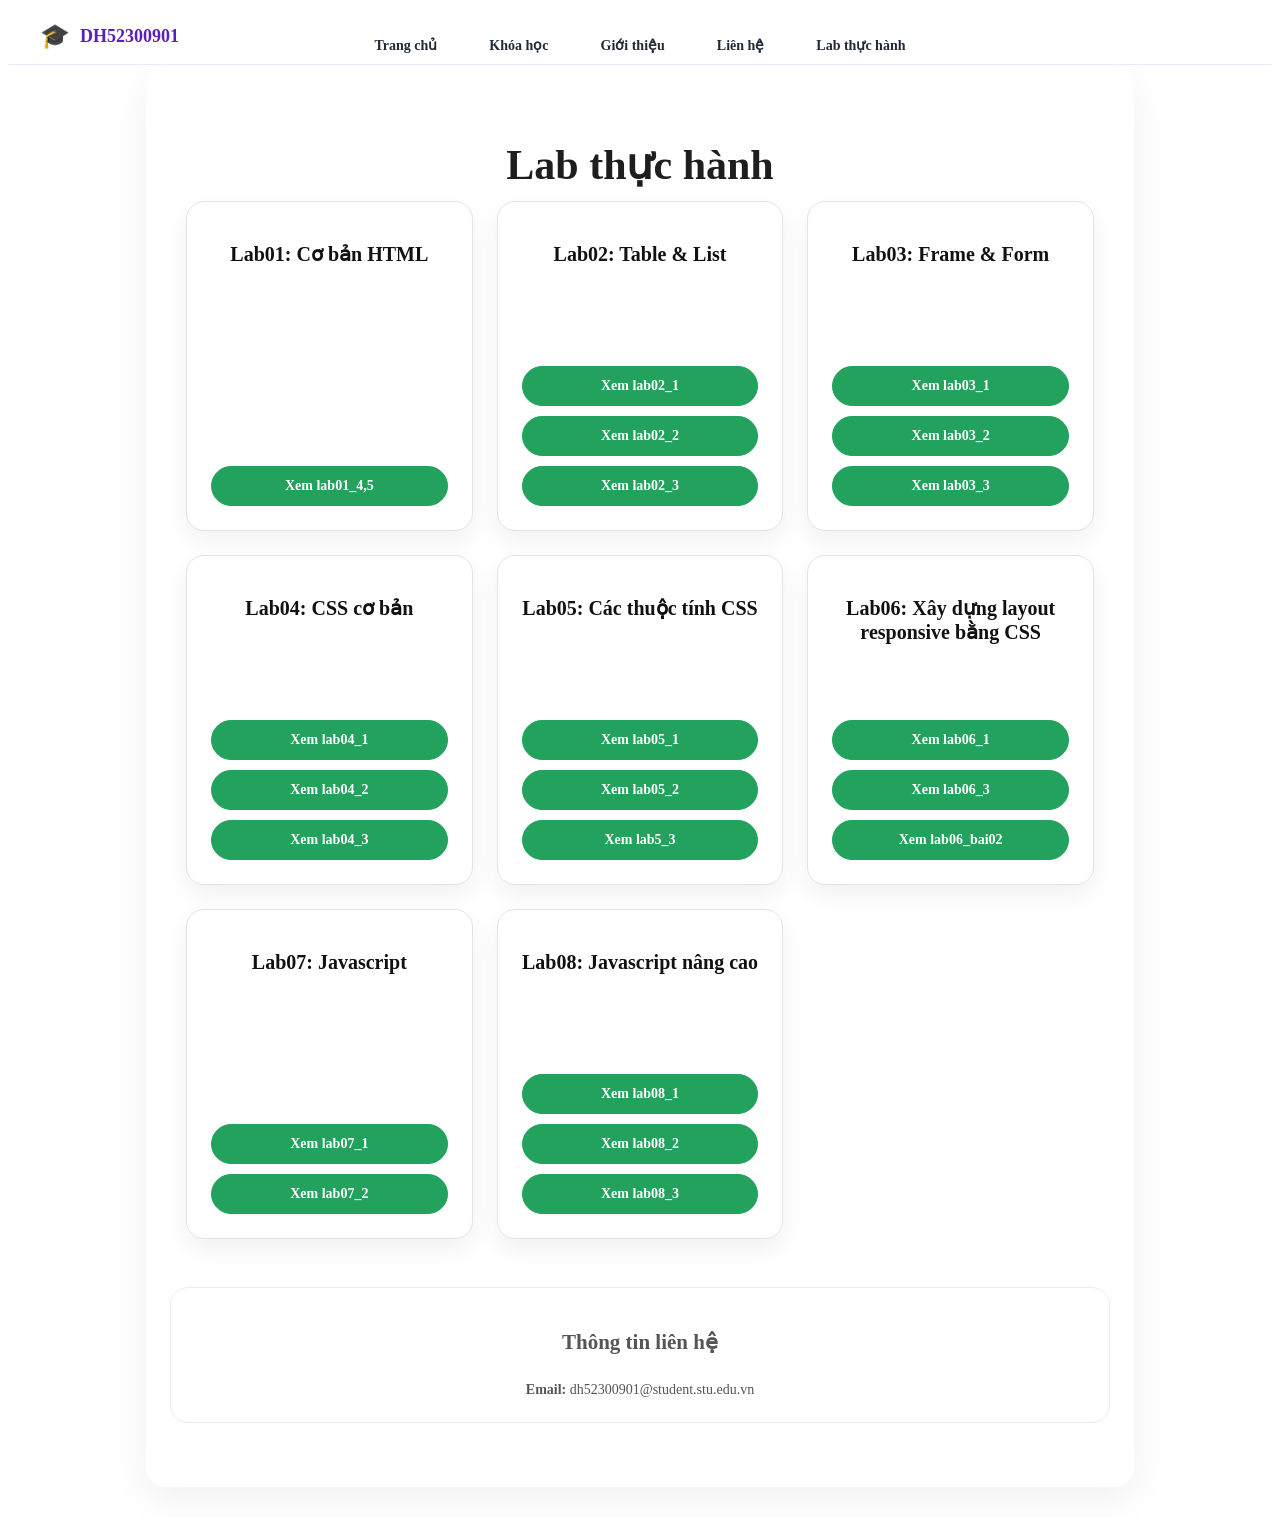
<file: lab.html>
<!DOCTYPE html>
<html lang="vi">
<head>
  <meta charset="UTF-8" />
  <meta name="viewport" content="width=device-width, initial-scale=1.0" />
  <title>Lab thực hành DH52300901</title>
  <link rel="stylesheet" href="css/main_lab.css" />
</head>
<body>
  <header class="header">
    <div class="logo" onclick="window.location.href='index.html'">
      <span class="logo-icon">🎓</span>
      <span class="logo-text">DH52300901</span>
    </div>
    <nav>
      <ul class="main-nav">
        <li><a href="index.html">Trang chủ</a></li>
        <li><a href="index.html#courses">Khóa học</a></li>
        <li><a href="index.html#about">Giới thiệu</a></li>
        <li><a href="lienhe.html">Liên hệ</a></li>
        <li><a href="lab.html">Lab thực hành</a></li>
      </ul>
    </nav>
  </header>

  <main class="main">
    <section class="lab-intro">
      <h1>Lab thực hành</h1>
    <section class="lab-grid">
       <article class="lab-card">
        <h2>Lab01: Cơ bản HTML</h2>
        <div class="lab-links">
          <a class="lab-link-button" href="lab/Lab01-4,5/Vi_du/Lab1_bai4,5.html">Xem lab01_4,5</a>
        </div>
      </article>
      <article class="lab-card">
        <h2>Lab02: Table & List</h2>
        <div class="lab-links">
          <a class="lab-link-button" href="lab/Lab02/lab02_1.html">Xem lab02_1</a>
          <a class="lab-link-button" href="lab/Lab02/lab02_2.html">Xem lab02_2</a>
          <a class="lab-link-button" href="lab/Lab02/lab02_3.html">Xem lab02_3</a>
        </div>
      </article>

      <article class="lab-card">
        <h2>Lab03: Frame & Form</h2>
        <div class="lab-links">
          <a class="lab-link-button" href="lab/Lab03/Vi_du_Lab01/lab03_1.html">Xem lab03_1</a>
          <a class="lab-link-button" href="lab/Lab03/Vi_du_Lab01/lab03_2.html">Xem lab03_2</a>
          <a class="lab-link-button" href="lab/Lab03/Vi_du_Lab01/lab03_3.html">Xem lab03_3</a>
        </div>
      </article>

      <article class="lab-card">
        <h2>Lab04: CSS cơ bản</h2>
        <div class="lab-links">
          <a class="lab-link-button" href="lab/Lab04/Vi_du/lab04_1.html">Xem lab04_1</a>
          <a class="lab-link-button" href="lab/Lab04/Vi_du/lab04_2.html">Xem lab04_2</a>
          <a class="lab-link-button" href="lab/Lab04/Vi_du/lab04_3.html">Xem lab04_3</a>
        </div>
      </article>

      <article class="lab-card">
        <h2>Lab05: Các thuộc tính CSS</h2>
        <div class="lab-links">
          <a class="lab-link-button" href="lab/lab05/Lab05/Vi_du/lab05_1.html">Xem lab05_1</a>
          <a class="lab-link-button" href="lab/lab05/Lab05/lab05_2.html">Xem lab05_2</a>
          <a class="lab-link-button" href="lab/lab05/Lab05/Bai_2/lab5_3.html">Xem lab5_3</a>
        </div>
      </article>

      <article class="lab-card">
        <h2>Lab06: Xây dựng layout responsive bằng CSS</h2>
        <div class="lab-links">
          <a class="lab-link-button" href="lab/Lab06/lab06_1.html">Xem lab06_1</a>
          <a class="lab-link-button" href="lab/Lab06/Vi_du/lab06_3.html">Xem lab06_3</a>
          <a class="lab-link-button" href="lab/Lab06/Bai_2_Minh_hoa_layout/lab06_bai02.html">Xem lab06_bai02</a>
        </div>
      </article>

      <article class="lab-card">
        <h2>Lab07: Javascript</h2>
        <div class="lab-links">
          <a class="lab-link-button" href="lab/Lab07/Vi_du/lab07_1.html">Xem lab07_1</a>
          <a class="lab-link-button" href="lab/Lab07/demo_bai_2/lab07_2.html">Xem lab07_2</a>
        </div>
      </article>

      <article class="lab-card">
        <h2>Lab08: Javascript nâng cao</h2>
        <div class="lab-links">
          <a class="lab-link-button" href="lab/Lab08/Vi_du_1/lab08_1.html">Xem lab08_1</a>
          <a class="lab-link-button" href="lab/Lab08/Vi_du_1/lab08_2.html">Xem lab08_2</a>
          <a class="lab-link-button" href="lab/Lab08/Vi_du_1/lab08_3.html">Xem lab08_3</a>
        </div>
      </article>
    </section>

    <section class="lab-footer">
      <div class="lab-footer-content">
        <h2>Thông tin liên hệ</h2>
        <div class="contact-info">
          <div class="info-row">
            <span><strong>Email:</strong></span>
            <span>dh52300901@student.stu.edu.vn</span>
      
    </section>
  </main>
</body>
</html>
</file>
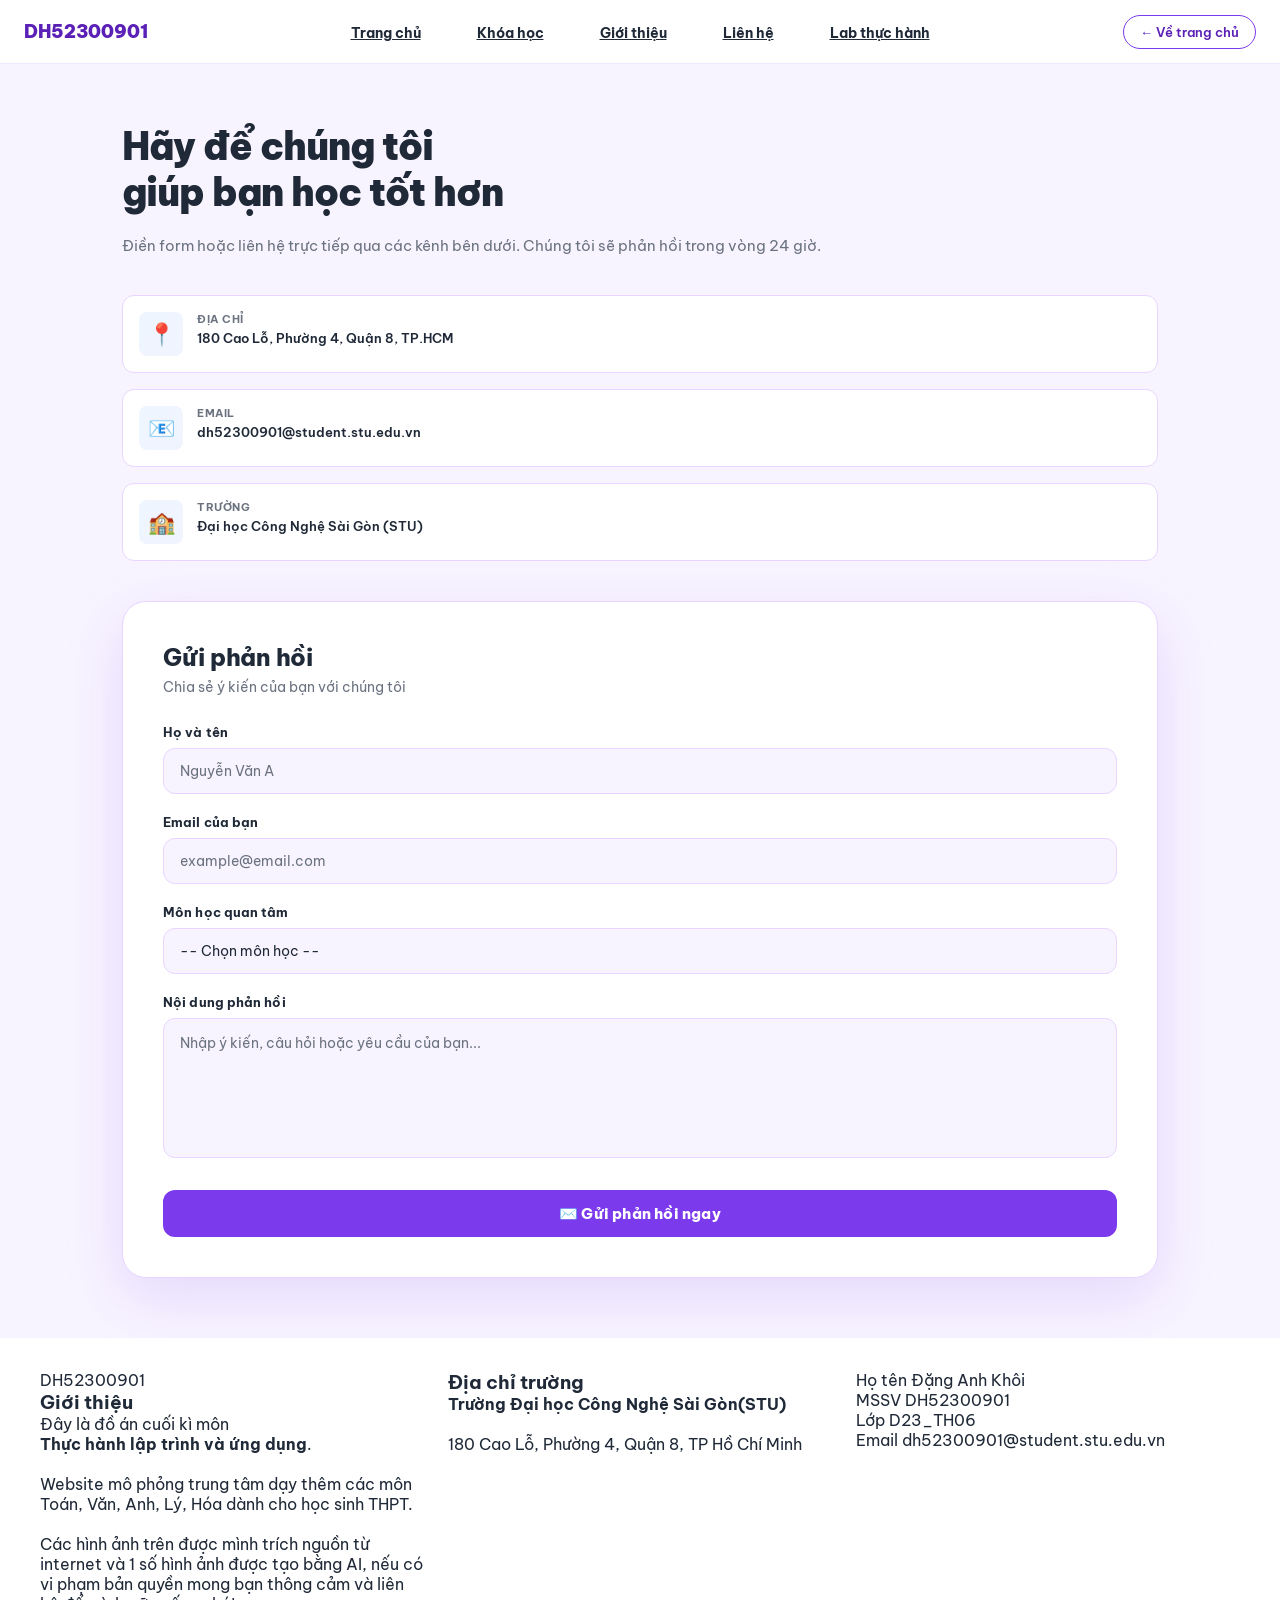
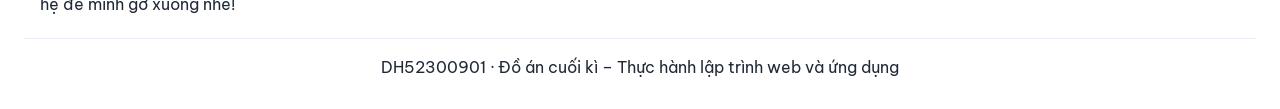
<file: lienhe.html>
<!DOCTYPE html>
<html lang="vi">
<head>
  <meta charset="UTF-8">
  <meta name="viewport" content="width=device-width, initial-scale=1.0">
  <link rel="preconnect" href="https://fonts.googleapis.com">
  <link href="https://fonts.googleapis.com/css2?family=Be+Vietnam+Pro:wght@400;500;600;700;800;900&display=swap" rel="stylesheet">
  <link rel="stylesheet" href="css/main_lienhe.css">
  <title>Liên hệ – DH52300901</title>
</head>

<body>

  <header class="lh-header">
    
    <a href="index.html" class="lh-logo">DH52300901</a>

    <nav>
      <ul class="main-nav">
        <li><a href="index.html">Trang chủ</a></li>
        <li><a href="index.html#courses">Khóa học</a></li>
        <li><a href="index.html#about">Giới thiệu</a></li>
        <li><a href="lienhe.html">Liên hệ</a></li>
        <li><a href="lab.html">Lab thực hành</a></li>
      </ul>
    </nav>

    <a href="index.html" class="lh-back">← Về trang chủ</a>
  </header>

  <main class="lh-main">

    <div class="lh-info">
      <h1 class="lh-title">Hãy để chúng tôi<br/>giúp bạn học tốt hơn</h1>
      <p class="lh-desc">Điền form hoặc liên hệ trực tiếp qua các kênh bên dưới. Chúng tôi sẽ phản hồi trong vòng 24 giờ.</p>

      <div class="lh-contact-list">
        <div class="lh-contact-item">
          <div class="lh-contact-icon">📍</div>
          <div>
            <div class="lh-contact-label">Địa chỉ</div>
            <div class="lh-contact-value">180 Cao Lỗ, Phường 4, Quận 8, TP.HCM</div>
          </div>
        </div>
        <div class="lh-contact-item">
          <div class="lh-contact-icon">📧</div>
          <div>
            <div class="lh-contact-label">Email</div>
            <div class="lh-contact-value">dh52300901@student.stu.edu.vn</div>
          </div>
        </div>
        <div class="lh-contact-item">
          <div class="lh-contact-icon">🏫</div>
          <div>
            <div class="lh-contact-label">Trường</div>
            <div class="lh-contact-value">Đại học Công Nghệ Sài Gòn (STU)</div>
          </div>
        </div>
      </div>
    </div>

    <div class="contact-box">
      <h2>Gửi phản hồi</h2>
      <p class="form-sub">Chia sẻ ý kiến của bạn với chúng tôi</p>

      <form id="contactForm">

        <div class="form-group">
          <label for="name">Họ và tên</label>
          <input type="text" id="name" placeholder="Nguyễn Văn A">
        </div>

        <div class="form-group">
          <label for="email">Email của bạn</label>
          <input type="email" id="email" placeholder="example@email.com">
        </div>

        <div class="form-group">
          <label for="subject">Môn học quan tâm</label>
          <select id="subject">
            <option value="">-- Chọn môn học --</option>
            <option value="toan">📐 Toán</option>
            <option value="van">📖 Văn</option>
            <option value="anh">🌍 Tiếng Anh</option>
            <option value="ly">⚡ Vật Lý</option>
            <option value="hoa">🧪 Hóa Học</option>
          </select>
        </div>

        <div class="form-group">
          <label for="message">Nội dung phản hồi</label>
          <textarea id="message" placeholder="Nhập ý kiến, câu hỏi hoặc yêu cầu của bạn..."></textarea>
        </div>

        <button type="submit">
          ✉️ Gửi phản hồi ngay
        </button>

      </form>
    </div>

  </main>

  <footer class="lh-footer">
    <div class="lh-footer-content">
      <div class="footer-col left">
        <div class="brand-name">DH52300901</div>
        <h3>Giới thiệu</h3>
        <p>
          Đây là đồ án cuối kì môn<br/>
          <strong>Thực hành lập trình và ứng dụng</strong>.<br/><br/>
          Website mô phỏng trung tâm dạy thêm các môn Toán, Văn, Anh, Lý, Hóa dành cho học sinh THPT.
          <br/><br/>
          Các hình ảnh trên được mình trích nguồn từ internet và 1 số hình ảnh được tạo bằng AI, nếu có vi phạm bản quyền mong bạn thông cảm và liên hệ để mình gỡ xuống nhé!
        </p>
      </div>
      <div class="footer-col center">
        <h3>Địa chỉ trường</h3>
        <p>
          <strong>Trường Đại học Công Nghệ Sài Gòn(STU)</strong><br/><br/>
          180 Cao Lỗ, Phường 4, Quận 8, TP Hồ Chí Minh<br/>
        </p>
      </div>
      <div class="footer-col right">
        <div class="info-row">
          <span>Họ tên</span>
          <span>Đặng Anh Khôi</span>
        </div>
        <div class="info-row">
          <span>MSSV</span>
          <span>DH52300901</span>
        </div>
        <div class="info-row">
          <span>Lớp</span>
          <span>D23_TH06</span>
        </div>
        <div class="info-row">
          <span>Email</span>
          <span>dh52300901@student.stu.edu.vn</span>
        </div>
      </div>
    </div>
    <div class="lh-footer-bottom">
      DH52300901 · Đồ án cuối kì – Thực hành lập trình web và ứng dụng
    </div>
  </footer>

  <script src="js/main.js"></script>
</body>
</html>
</file>
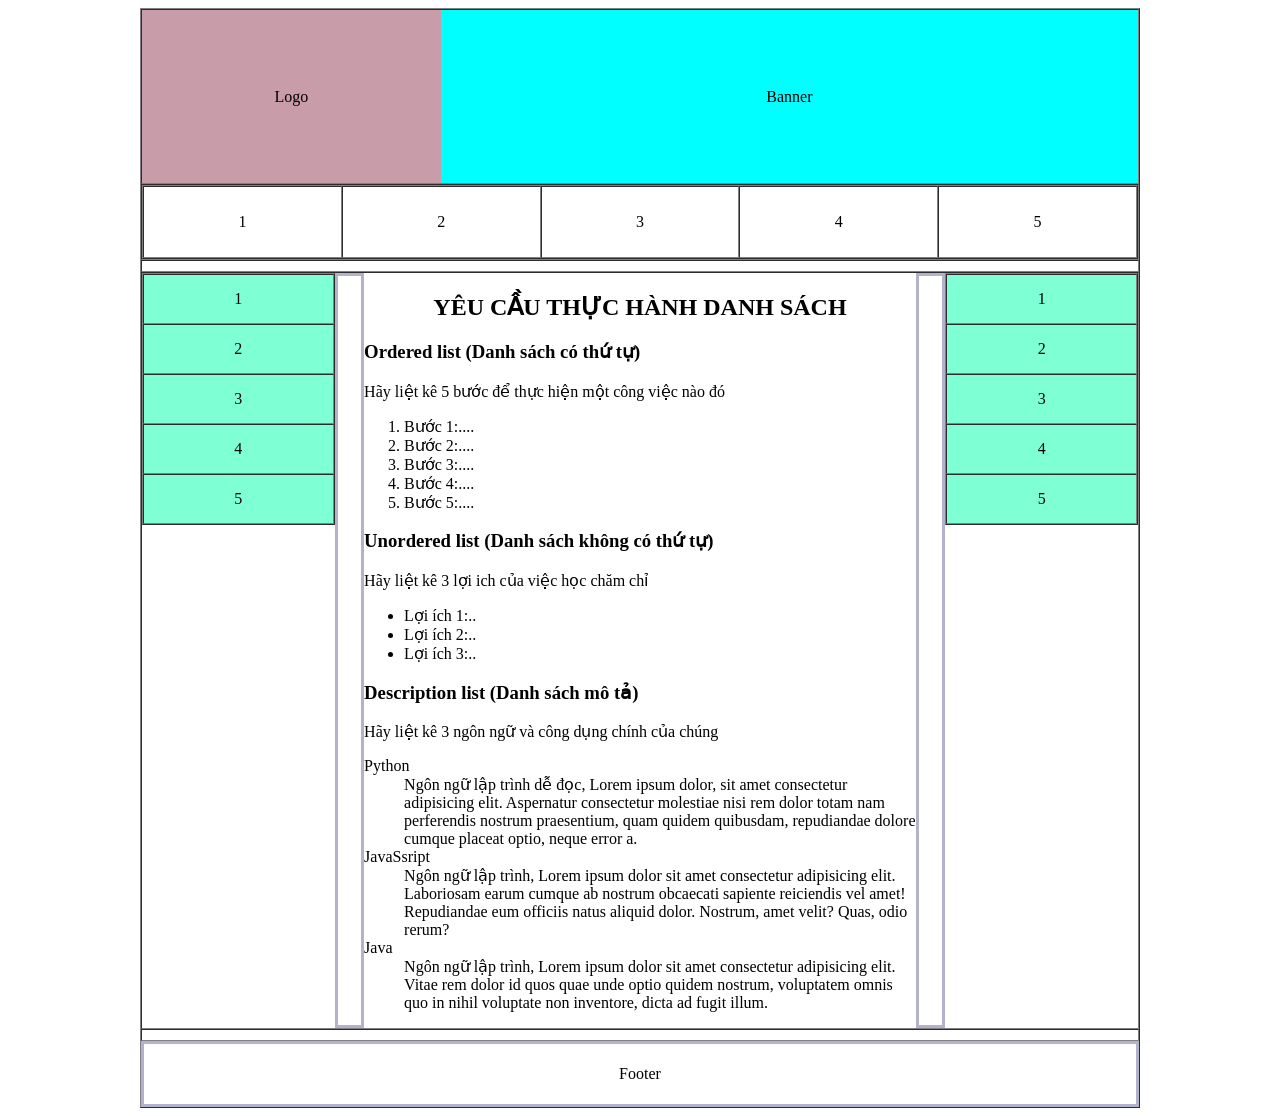
<file: lab/Lab02/lab02_1.html>
<!DOCTYPE html
  PUBLIC "-//W3C//DTD XHTML 1.0 Transitional//EN" "http://www.w3.org/TR/xhtml1/DTD/xhtml1-transitional.dtd">
<html xmlns="http://www.w3.org/1999/xhtml">

<head>
  <meta http-equiv="Content-Type" content="text/html; charset=utf-8" />
  <title>BookStore</title>
</head>

<body>
  <table width="1000" align="center" border="1" cellpadding="0" cellspacing="0">

    <tr>
      <!-- logo và banner -->
      <td>
        <table border="0" cellpadding="0" cellspacing="0" width="100%">
          <tr>
            <td style="background-color: rgb(201, 156, 169);" height="173" width="300" align="center" valign="middle" >
              Logo
            </td>
            <td style="background-color: aqua;" width="700" align="center" >
              Banner
            </td>
          </tr>
        </table>
      </td>
    </tr>

    <tr>
      <!-- menu -->
      <td height="70">
        <!-- Tạo 1 table 5 cột, 1 hàng định dạng phù hợp theo yêu cầu -->
        <table width="100%" border="1" cellpadding="0" cellspacing="0">
          <tr>
            <td height = "70" width = "20%" align="center">1</td>
            <td height = "70" width = "20%" align="center">2</td>
            <td height = "70" width = "20%" align="center">3</td>
            <td height = "70" width = "20%" align="center">4</td>
            <td height = "70" width = "20%" align="center">5</td>
          </tr>
        </table>

      </td>
    </tr>
    <tr>
      <!-- dòng trắng -->
      <td height="10"></td>
    </tr>
    <tr>
      <!-- Nội dung -->
      <td>
        <table width="100%" border="0" cellpadding="0" cellspacing="0">
          <tr>
            <!-- left -->
            <td width="196" height="250" valign="top">
              <table style="background-color: aquamarine;" width="100%" border="1" cellpadding="0" cellspacing="0">
                <tr  height = "50" width = "100%" align="center">
                  <td>1</td>
                </tr>
                <tr  height = "50" width = "100%" align="center">
                  <td>2</td>
                </tr>
                <tr height = "50" width = "100%" align="center">
                  <td>3</td>
                </tr>
                <tr height = "50" width = "100%" align="center">
                  <td>4</td>
                </tr>
                <tr height = "50" width = "100%" align="center">
                  <td>5</td>
                </tr>
              </table>
            </td>
            <!-- Tạo 1 table 5 hàng, 1 cột định dạng phù hợp -->
            
            <td width="24" style="border:3px solid #b2b2cc;" height="70" width="200" align="center">
            </td> <!-- trắng -->
            <!-- center -->
            <td width="560" >
              <h2 align="center">YÊU CẦU THỰC HÀNH DANH SÁCH</h2>
              <h3><strong>Ordered list (Danh sách có thứ tự)</strong></h3>
              <p>Hãy liệt kê 5 bước để thực hiện một công việc nào đó</p>
              <ol type="1">
                <li>Bước 1:....</li>
                <li>Bước 2:....</li>
                <li>Bước 3:....</li>
                <li>Bước 4:....</li>
                <li>Bước 5:....</li>
              </ol>
              <h3><strong>Unordered list (Danh sách không có thứ tự)</strong></h3>
              <p>Hãy liệt kê 3 lợi ich của việc học chăm chỉ</p>
              <ul type="desc">
                <li>Lợi ích 1:..</li>
                <li>Lợi ích 2:..</li>
                <li>Lợi ích 3:..</li>
              </ul>
            
              <h3><strong>Description list (Danh sách mô tả)</strong></h3>
              <p>Hãy liệt kê 3 ngôn ngữ và công dụng chính của chúng</p>
              <dl>
                <dt>Python 
                    <dd>Ngôn ngữ lập trình dễ đọc, Lorem ipsum dolor, sit amet consectetur adipisicing elit. Aspernatur consectetur molestiae nisi rem dolor totam nam perferendis nostrum praesentium, quam quidem quibusdam, repudiandae dolore cumque placeat optio, neque error a.</dd>
                </dt>
                <dt>JavaSsript
                    <dd>Ngôn ngữ lập trình, Lorem ipsum dolor sit amet consectetur adipisicing elit. Laboriosam earum cumque ab nostrum obcaecati sapiente reiciendis vel amet! Repudiandae eum officiis natus aliquid dolor. Nostrum, amet velit? Quas, odio rerum?</dd>
                </dt>
                <dt>Java
                    <dd>Ngôn ngữ lập trình, Lorem ipsum dolor sit amet consectetur adipisicing elit. Vitae rem dolor id quos quae unde optio quidem nostrum, voluptatem omnis quo in nihil voluptate non inventore, dicta ad fugit illum.</dd>
                </dt>
              </dl>
            </td>

            <td width="24" style="border:3px solid #b2b2cc;" height="70" width="200" align="center"></td> <!-- trắng -->

            <!-- right -->
            <td width="196" valign="top">
            <!-- Tạo 1 table 5 hàng, 1 cột tương ứng bên left-->
            <table style="background-color: aquamarine;" width="100%" border="1" cellpadding="0" cellspacing="0">
              <tr  height = "50" width = "100%" align="center">
                <td>1</td>
              </tr>
              <tr  height = "50" width = "100%" align="center">
                <td>2</td>
              </tr>
              <tr height = "50" width = "100%" align="center">
                <td>3</td>
              </tr>
              <tr height = "50" width = "100%" align="center">
                <td>4</td>
              </tr>
              <tr height = "50" width = "100%" align="center">
                <td>5</td>
              </tr>
            </table>
            </td>
          </tr>
        </table>

      </td>
    </tr>

    <tr>
      <!-- trắng -->
      <td height="10"></td>
    </tr>

    <tr>
      <!-- footer -->
      <td height="60" align="center" style="border:3px solid #b2b2cc;"> Footer </td>
    </tr>

  </table>

</body>

</html>
</file>
<file: css/style.css>
:root {
  --primary:       #7c3aed;   
  --primary-light: #a78bfa;   
  --primary-dark:  #5b21b6;   
  --accent:        #ec4899;   
  --success:       #10b981;   
  --danger:        #ef4444;   
  --warning:       #f59e0b;   

  --text-dark:     #1f2937;
  --text-body:     #4b5563;
  --text-muted:    #9ca3af;
  --text-light:    #d1d5db;

  --bg-page:       #f9fafb;
  --bg-card:       #ffffff;
  --bg-subtle:     #f3f4f6;
  --border:        #e5e7eb;

  --shadow-sm:  0 1px 2px rgba(0,0,0,0.05);
  --shadow-md:  0 4px 12px rgba(124,58,237,0.1);
  --shadow-lg:  0 12px 32px rgba(124,58,237,0.15);
  --shadow-xl:  0 20px 48px rgba(124,58,237,0.2);

  --radius-sm:  6px;
  --radius-md:  10px;
  --radius-lg:  16px;
  --radius-xl:  24px;
  --radius-full: 999px;

  --transition: 0.3s cubic-bezier(0.4, 0, 0.2, 1);
  --font: 'Be Vietnam Pro', 'Segoe UI', sans-serif;
}


*,
*::before,
*::after {
  box-sizing: border-box;
  margin: 0;
  padding: 0;
}

html {
  scroll-behavior: smooth;
  font-size: 16px;
}

body {
  font-family: var(--font);
  background: #fff;
  color: var(--text-dark);
  line-height: 1.6;
  -webkit-font-smoothing: antialiased;
  overflow-x: hidden;
}

img {
  display: block;
  max-width: 100%;
  height: auto;
}

a {
  text-decoration: none;
  color: inherit;
}

button {
  font-family: var(--font);
  cursor: pointer;
}


@keyframes fadeIn {
  from {
    opacity: 0;
  }
  to {
    opacity: 1;
  }
}

@keyframes slideUp {
  from {
    opacity: 0;
    transform: translateY(20px);
  }
  to {
    opacity: 1;
    transform: translateY(0);
  }
}

@keyframes slideDown {
  from {
    opacity: 0;
    transform: translateY(-20px);
  }
  to {
    opacity: 1;
    transform: translateY(0);
  }
}

@keyframes pulse {
  0%, 100% {
    opacity: 1;
  }
  50% {
    opacity: 0.5;
  }
}


.header {
  background: #fff;
  padding: 0 24px;
  height: 64px;
  display: flex;
  align-items: center;
  justify-content: space-between;
  position: sticky;
  top: 0;
  z-index: 200;
  gap: 16px;
  border-bottom: 1px solid #ece9ff;
}

.logo {
  display: flex;
  align-items: center;
  gap: 8px;
  cursor: pointer;
  user-select: none;
  flex-shrink: 0;
}


.logo-icon {
  font-size: 24px;
  display: block;
}

.logo-text {
  font-size: 18px;
  font-weight: 900;
  color: var(--primary-dark);
  letter-spacing: -0.5px;
}

.main-nav {
  display: flex;
  align-items: center;
  gap: 4px;
  list-style: none;
  position: absolute;
  left: 50%;
  transform: translateX(-50%);
  flex-wrap: wrap;
}

.main-nav a {
  color: var(--text-dark);
  font-size: 14px;
  font-weight: 600;
  padding: 8px 16px;
  border-radius: var(--radius-full);
  transition: var(--transition);
}

.main-nav a:hover {
  color: #fff;
  background: var(--primary);
}

.cart-btn {
  display: flex;
  align-items: center;
  gap: 8px;
  background: #fff;
  border: 1.5px solid var(--primary);
  border-radius: var(--radius-full);
  color: var(--primary-dark);
  font-size: 14px;
  font-weight: 600;
  padding: 8px 16px;
  transition: var(--transition);
  white-space: nowrap;
  position: relative;
  flex-shrink: 0;
}

.cart-btn:hover {
  background: #f5efff;
  border-color: var(--primary-dark);
  transform: translateY(-1px);
}

.cart-badge {
  background: var(--accent);
  color: #fff;
  border-radius: var(--radius-full);
  font-size: 10px;
  font-weight: 800;
  min-width: 18px;
  height: 18px;
  display: flex;
  align-items: center;
  justify-content: center;
  position: absolute;
  top: -8px;
  right: -8px;
  animation: pulse 1s ease-in-out infinite;
}


.hamburger {
  display: none;
  flex-direction: column;
  gap: 5px;
  background: none;
  border: none;
  cursor: pointer;
  padding: 8px;
}

.hamburger span {
  width: 24px;
  height: 2.5px;
  background: var(--primary-dark);
  border-radius: 2px;
  transition: var(--transition);
}


.mobile-nav-overlay {
  display: none;
  position: fixed;
  inset: 0;
  background: rgba(0, 0, 0, 0.4);
  z-index: 300;
  backdrop-filter: blur(4px);
}

.mobile-nav {
  display: none;
  position: fixed;
  top: 0;
  right: -280px;
  width: 280px;
  height: 100vh;
  background: #fff;
  z-index: 400;
  padding: 80px 20px 32px;
  transition: right 0.3s ease;
  box-shadow: var(--shadow-xl);
  overflow-y: auto;
}

.mobile-nav.open {
  right: 0;
}

.mobile-nav ul {
  list-style: none;
}

.mobile-nav ul li {
  margin-bottom: 8px;
}

.mobile-nav ul li a {
  display: block;
  padding: 12px 16px;
  font-size: 15px;
  font-weight: 600;
  color: var(--text-dark);
  border-radius: var(--radius-md);
  transition: var(--transition);
}

.mobile-nav ul li a:hover {
  background: var(--primary);
  color: #fff;
}


.sub-nav {
  background: #fff;
  border-bottom: 1px solid var(--border);
  padding: 0 24px;
  position: sticky;
  top: 64px;
  z-index: 150;
  box-shadow: var(--shadow-sm);
}

.sub-nav-inner {
  display: flex;
  gap: 8px;
  overflow-x: auto;
  padding: 12px 0;
  max-width: 1200px;
  margin: 0 auto;
  scrollbar-width: none;
}

.sub-nav-inner::-webkit-scrollbar {
  display: none;
}

.filter-btn {
  background: var(--bg-subtle);
  border: 1.5px solid var(--border);
  border-radius: var(--radius-full);
  color: var(--text-body);
  font-size: 13px;
  font-weight: 600;
  padding: 7px 18px;
  white-space: nowrap;
  transition: var(--transition);
  flex-shrink: 0;
}

.filter-btn:hover {
  background: var(--primary);
  border-color: var(--primary);
  color: #fff;
  transform: translateY(-2px);
}

.filter-btn.active {
  background: linear-gradient(135deg, var(--primary), var(--primary-light));
  border-color: var(--primary);
  color: #fff;
  box-shadow: var(--shadow-md);
}


.banner {
  position: relative;
  width: 100%;
  min-height: 480px;
  display: flex;
  align-items: center;
  justify-content: center;
  overflow: hidden;
  background: #f7f0ff;
}

.banner-img {
  position: absolute;
  inset: 0;
  width: 100%;
  height: 100%;
  object-fit: cover;
}

.banner-content {
  position: relative;
  z-index: 1;
  max-width: 720px;
  width: 100%;
  padding: 40px;
  background: rgba(255, 255, 255, 0.92);
  border-radius: 24px;
  box-shadow: 0 24px 60px rgba(124, 58, 237, 0.08);
  color: var(--text-dark);
  text-align: center;
  animation: slideUp 0.8s ease both;
}

.banner-badge {
  display: inline-flex;
  align-items: center;
  gap: 6px;
  background: var(--primary);
  color: #fff;
  border-radius: var(--radius-full);
  padding: 8px 18px;
  font-size: 13px;
  font-weight: 700;
  margin-bottom: 20px;
}

.banner-content h1 {
  font-size: clamp(28px, 5vw, 48px);
  font-weight: 900;
  line-height: 1.1;
  margin-bottom: 16px;
  letter-spacing: -1px;
  color: var(--primary-dark);
}

.hero-highlight {
  color: var(--primary);
  background: none;
  -webkit-text-fill-color: initial;
}

.banner-content p {
  font-size: 16px;
  line-height: 1.7;
  margin-bottom: 28px;
  color: var(--text-body);
}

.banner-actions {
  display: flex;
  gap: 12px;
  justify-content: center;
  flex-wrap: wrap;
  margin-bottom: 24px;
}

.banner-btn {
  display: inline-flex;
  align-items: center;
  gap: 8px;
  border-radius: var(--radius-full);
  font-size: 15px;
  font-weight: 700;
  padding: 12px 28px;
  border: none;
  transition: var(--transition);
  cursor: pointer;
}

.banner-btn.primary {
  background: var(--primary);
  color: #fff;
  box-shadow: none;
}

.banner-btn.primary:hover {
  transform: translateY(-1px);
  background: var(--primary-dark);
}

.banner-btn.secondary {
  background: #fff;
  border: 1.5px solid var(--primary);
  color: var(--primary);
}

.banner-btn.secondary:hover {
  background: #f5efff;
}

.banner-stats {
  display: flex;
  gap: 24px;
  justify-content: center;
  align-items: center;
}

.stat {
  display: flex;
  flex-direction: column;
  align-items: center;
  gap: 4px;
  padding: 0 20px;
}

.stat strong {
  font-size: 20px;
  color: var(--primary);
}

.stat span {
  font-size: 12px;
  color: var(--text-muted);
}

.stat-divider {
  width: 1px;
  height: 32px;
  background: #ddd;
}


.main {
  max-width: 1200px;
  margin: 0 auto;
  padding: 60px 24px;
}


.section-header {
  text-align: center;
  margin-bottom: 48px;
  animation: slideUp 0.8s ease both;
}

.section-title {
  font-size: clamp(24px, 4vw, 36px);
  font-weight: 900;
  color: var(--text-dark);
  margin-bottom: 12px;
  letter-spacing: -0.5px;
}

.section-sub {
  font-size: 16px;
  color: var(--text-muted);
  line-height: 1.5;
}


.courses-section {
  margin-bottom: 80px;
}


.event-section {
  margin-bottom: 80px;
}

.banner-slider {
  width: 100%;
  height: 400px;
  position: relative;
  overflow: hidden;
  border-radius: var(--radius-xl);
  background: #1e1b4b;
  box-shadow: var(--shadow-xl);
}

.banner-slide {
  position: absolute;
  width: 100%;
  height: 100%;
  opacity: 0;
  transition: opacity 0.7s ease;
}

.banner-slide.active {
  opacity: 1;
  z-index: 1;
}

.banner-slide img {
  width: 100%;
  height: 100%;
  object-fit: cover;
}

.banner-prev,
.banner-next {
  position: absolute;
  top: 50%;
  transform: translateY(-50%);
  background: rgba(255, 255, 255, 0.15);
  backdrop-filter: blur(8px);
  color: white;
  border: 1.5px solid rgba(255, 255, 255, 0.3);
  padding: 14px 18px;
  cursor: pointer;
  font-size: 20px;
  border-radius: var(--radius-md);
  z-index: 2;
  transition: var(--transition);
}

.banner-prev {
  left: 20px;
}

.banner-next {
  right: 20px;
}

.banner-prev:hover,
.banner-next:hover {
  background: rgba(255, 255, 255, 0.3);
  transform: translateY(-50%) scale(1.05);
}

.banner-dots {
  position: absolute;
  bottom: 20px;
  width: 100%;
  text-align: center;
  z-index: 2;
}

.banner-dot {
  width: 8px;
  height: 8px;
  margin: 0 4px;
  background: rgba(255, 255, 255, 0.4);
  border-radius: var(--radius-full);
  display: inline-block;
  cursor: pointer;
  transition: var(--transition);
}

.banner-dot.active {
  background: #fff;
  width: 28px;
}



.courses-grid {
  display: grid;
  grid-template-columns: repeat(auto-fill, minmax(280px, 1fr));
  gap: 24px;
  animation: slideUp 0.8s ease both;
}

.course-card {
  background: var(--bg-card);
  border: 1px solid var(--border);
  border-radius: var(--radius-lg);
  overflow: hidden;
  transition: var(--transition);
  box-shadow: var(--shadow-sm);
  display: flex;
  flex-direction: column;
  cursor: pointer;
  position: relative;
}

.course-card:hover {
  transform: translateY(-8px);
  box-shadow: var(--shadow-xl);
  border-color: var(--primary);
}

.course-img-wrap {
  position: relative;
  width: 100%;
  height: 200px;
  overflow: hidden;
  background: var(--bg-subtle);
}

.course-img {
  width: 100%;
  height: 100%;
  object-fit: cover;
  transition: var(--transition);
}

.course-card:hover .course-img {
  transform: scale(1.05);
}

.course-badge {
  position: absolute;
  top: 12px;
  right: 12px;
  background: rgba(0, 0, 0, 0.6);
  color: #fff;
  padding: 6px 12px;
  border-radius: var(--radius-full);
  font-size: 12px;
  font-weight: 700;
  backdrop-filter: blur(4px);
  z-index: 1;
}

.course-body {
  padding: 20px;
  flex: 1;
  display: flex;
  flex-direction: column;
}

.course-tag {
  display: inline-block;
  font-size: 12px;
  font-weight: 700;
  padding: 4px 12px;
  border-radius: var(--radius-full);
  background: var(--bg-subtle);
  color: var(--primary);
  width: fit-content;
  margin-bottom: 12px;
}

.course-name {
  font-size: 18px;
  font-weight: 800;
  color: var(--text-dark);
  margin-bottom: 8px;
  line-height: 1.3;
  transition: var(--transition);
}

.course-card:hover .course-name {
  color: var(--primary);
}

.course-desc {
  font-size: 14px;
  color: var(--text-muted);
  margin-bottom: 12px;
  flex: 1;
}

.course-rating {
  font-size: 13px;
  font-weight: 600;
  color: var(--text-body);
  margin-bottom: 12px;
}

.course-rating span {
  color: var(--text-muted);
  font-weight: 400;
}

.course-price {
  display: flex;
  align-items: baseline;
  gap: 4px;
  margin-bottom: 16px;
}

.price-amount {
  font-size: 22px;
  font-weight: 900;
  color: var(--primary);
}

.price-unit {
  font-size: 14px;
  color: var(--text-muted);
}

.card-actions {
  display: grid;
  grid-template-columns: 1fr 1fr;
  gap: 10px;
}

.btn-detail,
.btn-add {
  border: none;
  border-radius: var(--radius-md);
  font-weight: 700;
  font-size: 13px;
  padding: 10px 16px;
  transition: var(--transition);
  display: flex;
  align-items: center;
  justify-content: center;
  gap: 6px;
  cursor: pointer;
}

.btn-detail {
  background: var(--primary);
  color: #fff;
}

.btn-detail:hover {
  background: var(--primary-dark);
  transform: translateY(-2px);
}

.btn-add {
  background: var(--success);
  color: #fff;
}

.btn-add:hover {
  background: #059669;
  transform: translateY(-2px);
}


.about-section {
  margin-top: 80px;
}

.about-grid {
  display: grid;
  grid-template-columns: repeat(auto-fit, minmax(280px, 1fr));
  gap: 24px;
  animation: slideUp 0.8s ease both;
}

.about-card {
  background: var(--bg-card);
  border: 1px solid var(--border);
  border-radius: var(--radius-lg);
  padding: 32px 24px;
  text-align: center;
  transition: var(--transition);
  box-shadow: var(--shadow-sm);
}

.about-card:hover {
  transform: translateY(-8px);
  box-shadow: var(--shadow-lg);
  border-color: var(--primary);
}

.about-icon {
  font-size: 40px;
  display: block;
  margin-bottom: 16px;
}

.about-card h3 {
  font-size: 18px;
  font-weight: 800;
  color: var(--text-dark);
  margin-bottom: 12px;
}

.about-card p {
  font-size: 14px;
  color: var(--text-muted);
  line-height: 1.6;
}


.footer {
  background: #f7f0ff;
  color: var(--text-dark);
  padding: 48px 24px 24px;
  margin-top: 80px;
  border-top: 1px solid #ece9ff;
}

.footer-content {
  max-width: 1200px;
  margin: 0 auto 32px;
  display: grid;
  grid-template-columns: repeat(auto-fit, minmax(240px, 1fr));
  gap: 32px;
}

.footer-col h4 {
  font-size: 16px;
  font-weight: 800;
  margin-bottom: 12px;
  color: var(--primary-dark);
}

.footer-col p {
  font-size: 14px;
  line-height: 1.7;
  margin-bottom: 8px;
  color: var(--text-body);
}

.footer-col ul {
  list-style: none;
  padding: 0;
}

.footer-col ul li {
  margin-bottom: 8px;
}

.footer-col ul li a {
  font-size: 14px;
  color: var(--primary);
  transition: var(--transition);
}

.footer-col ul li a:hover {
  text-decoration: underline;
}

.footer-bottom {
  border-top: 1px solid #ece9ff;
  padding-top: 20px;
  text-align: center;
  font-size: 13px;
  color: var(--text-muted);
}



.cart-overlay {
  display: none;
  position: fixed;
  inset: 0;
  background: rgba(0, 0, 0, 0.5);
  z-index: 900;
  backdrop-filter: blur(4px);
  animation: fadeIn 0.3s ease;
}

.cart-overlay.show {
  display: block;
}

.cart-modal {
  display: none;
  position: fixed;
  right: -400px;
  top: 0;
  width: 400px;
  height: 100vh;
  background: #fff;
  z-index: 1000;
  flex-direction: column;
  box-shadow: var(--shadow-xl);
  transition: right 0.3s ease;
  overflow: hidden;
}

.cart-modal.show {
  display: flex;
  right: 0;
}

.cart-modal-header {
  display: flex;
  justify-content: space-between;
  align-items: center;
  padding: 20px 24px;
  border-bottom: 1px solid var(--border);
  background: var(--bg-subtle);
}

.cart-modal-header h2 {
  font-size: 18px;
  font-weight: 800;
  color: var(--text-dark);
}

.close-btn {
  background: none;
  border: none;
  font-size: 24px;
  color: var(--text-muted);
  cursor: pointer;
  transition: var(--transition);
}

.close-btn:hover {
  color: var(--text-dark);
}

.cart-modal-body {
  flex: 1;
  overflow-y: auto;
  padding: 20px;
}

.empty-cart {
  text-align: center;
  color: var(--text-muted);
  padding: 40px 20px;
  font-size: 14px;
}

.cart-item {
  background: var(--bg-subtle);
  border: 1px solid var(--border);
  border-radius: var(--radius-md);
  padding: 16px;
  margin-bottom: 12px;
  display: flex;
  justify-content: space-between;
  align-items: center;
  animation: slideUp 0.3s ease;
}

.cart-item-info h4 {
  font-size: 14px;
  font-weight: 700;
  color: var(--text-dark);
  margin-bottom: 4px;
}

.cart-item-price {
  font-size: 14px;
  font-weight: 600;
  color: var(--primary);
}

.cart-item-remove {
  background: none;
  border: none;
  color: var(--danger);
  cursor: pointer;
  font-weight: 600;
  transition: var(--transition);
}

.cart-item-remove:hover {
  color: var(--text-dark);
}

.cart-modal-footer {
  border-top: 1px solid var(--border);
  padding: 20px 24px;
  background: var(--bg-subtle);
}

.cart-total {
  display: flex;
  justify-content: space-between;
  font-size: 16px;
  font-weight: 700;
  color: var(--text-dark);
  margin-bottom: 16px;
}

.total-price {
  color: var(--primary);
}

.btn-checkout {
  width: 100%;
  background: linear-gradient(135deg, var(--primary), var(--primary-light));
  color: #fff;
  border: none;
  border-radius: var(--radius-md);
  padding: 12px;
  font-weight: 700;
  cursor: pointer;
  transition: var(--transition);
}

.btn-checkout:hover {
  transform: translateY(-2px);
  box-shadow: var(--shadow-lg);
}


@media (max-width: 768px) {
  .header {
    padding: 0 16px;
  }

  .main-nav {
    display: none;
  }

  .hamburger {
    display: flex;
  }

  .mobile-nav-overlay.show {
    display: block;
  }

  .banner {
    height: 320px;
  }

  .banner-content {
    padding: 0 20px;
  }

  .banner-content h1 {
    font-size: clamp(24px, 3vw, 32px);
  }

  .banner-stats {
    gap: 8px;
  }

  .stat {
    padding: 0 12px;
  }

  .banner-actions {
    flex-direction: column;
    gap: 10px;
  }

  .banner-btn {
    width: 100%;
    justify-content: center;
  }

  .main {
    padding: 40px 16px;
  }

  .courses-grid {
    grid-template-columns: repeat(auto-fill, minmax(240px, 1fr));
  }

  .banner-slider {
    height: 280px;
    border-radius: var(--radius-lg);
  }

  .cart-modal {
    width: 100%;
    right: -100%;
  }

  .card-actions {
    grid-template-columns: 1fr;
  }
}

@media (max-width: 480px) {
  .header {
    height: auto;
    padding: 12px 16px;
    flex-direction: column;
    gap: 12px;
  }

  .logo-text {
    font-size: 16px;
  }

  .cart-btn {
    width: 100%;
    justify-content: center;
  }

  .banner {
    height: 280px;
  }

  .banner-stats {
    flex-direction: column;
    gap: 16px;
  }

  .stat-divider {
    width: 0;
    height: 0;
  }

  .banner-slider {
    height: 220px;
  }

  .banner-prev,
  .banner-next {
    padding: 10px 14px;
    font-size: 16px;
  }

  .section-title {
    font-size: 22px;
  }

  .courses-grid {
    grid-template-columns: 1fr;
  }

  .section-title {
    font-size: 22px;
  }

  .footer-content {
    grid-template-columns: 1fr;
    gap: 24px;
  }
}
</file>
<file: lab/Lab06/Bai_2_Minh_hoa_layout/css/style.css>
.wrapper {
	display: flex;
	/* kich hoat flex box*/
	flex-flow: row wrap;
	font-weight: bold;
	text-align: center;
}

.wrapper>* {
	padding: 10px;
	flex: 1 100%;
	/* cho tất cả phần tử bên trong có độ dài 100% và tỉ lệ chiếm không gian trống là như nhau*/
}

.header-flex-2 {
	background: tomato;
}

.footer-flex-2 {
	background: lightgreen;
	order: 4;
}

.main {
	text-align: left;
	background: deepskyblue;
	height: 400px;
	flex: 3 0px;
	/* cho phần nội dung main ở giữa chiếm 3 phần không gian trống so với 2 phần aside bên cạnh */
	order: 2;
}

.aside {
	flex: 1 0 0;
}

/* 2 phần aside sẽ chỉ chiếm 1 phần không gian */
.aside-1 {
	background: gold;
	height: 400px;
	order: 1;
}

.aside-2 {
	background: hotpink;
	height: 400px;
	order: 3;
}

@media screen and (min-width: 601px) {
	.main {
		order: unset;
		flex: 100%;
	}

	.aside-1 {
		order: 2;
	}

	.aside-2 {
		order: 3;
	}

}

@media screen and (max-width: 600px) {
	.wrapper {
		display: flex;
		flex-direction: column;
		flex-wrap: wrap;
	}

	.wrapper>* {
		width: 100%;
		flex: 1 100%;
	}

	.header-flex-2 {
		order: 1;
	}

	.main {
		order: 2;
		height: auto;
	}

	.aside-1 {
	
		order: 3;
		height: auto;
	}

	.aside-2 {
		order: 4;
		height: auto;
	}

	.footer-flex-2 {
		order: 5;
	}
}
</file>
<file: lab/Lab08/Vi_du_2/css/elegant-icons.css>
@font-face {
	font-family: 'ElegantIcons';
	src:url('../fonts/ElegantIcons.eot');
	src:url('../fonts/ElegantIcons.eot?#iefix') format('embedded-opentype'),
		url('../fonts/ElegantIcons.woff') format('woff'),
		url('../fonts/ElegantIcons.ttf') format('truetype'),
		url('../fonts/ElegantIcons.svg#ElegantIcons') format('svg');
	font-weight: normal;
	font-style: normal;
}

/* Use the following CSS code if you want to use data attributes for inserting your icons */
[data-icon]:before {
	font-family: 'ElegantIcons';
	content: attr(data-icon);
	speak: none;
	font-weight: normal;
	font-variant: normal;
	text-transform: none;
	line-height: 1;
	-webkit-font-smoothing: antialiased;
	-moz-osx-font-smoothing: grayscale;
}

/* Use the following CSS code if you want to have a class per icon */
/*
Instead of a list of all class selectors,
you can use the generic selector below, but it's slower:
[class*="your-class-prefix"] {
*/
.arrow_up, .arrow_down, .arrow_left, .arrow_right, .arrow_left-up, .arrow_right-up, .arrow_right-down, .arrow_left-down, .arrow-up-down, .arrow_up-down_alt, .arrow_left-right_alt, .arrow_left-right, .arrow_expand_alt2, .arrow_expand_alt, .arrow_condense, .arrow_expand, .arrow_move, .arrow_carrot-up, .arrow_carrot-down, .arrow_carrot-left, .arrow_carrot-right, .arrow_carrot-2up, .arrow_carrot-2down, .arrow_carrot-2left, .arrow_carrot-2right, .arrow_carrot-up_alt2, .arrow_carrot-down_alt2, .arrow_carrot-left_alt2, .arrow_carrot-right_alt2, .arrow_carrot-2up_alt2, .arrow_carrot-2down_alt2, .arrow_carrot-2left_alt2, .arrow_carrot-2right_alt2, .arrow_triangle-up, .arrow_triangle-down, .arrow_triangle-left, .arrow_triangle-right, .arrow_triangle-up_alt2, .arrow_triangle-down_alt2, .arrow_triangle-left_alt2, .arrow_triangle-right_alt2, .arrow_back, .icon_minus-06, .icon_plus, .icon_close, .icon_check, .icon_minus_alt2, .icon_plus_alt2, .icon_close_alt2, .icon_check_alt2, .icon_zoom-out_alt, .icon_zoom-in_alt, .icon_search, .icon_box-empty, .icon_box-selected, .icon_minus-box, .icon_plus-box, .icon_box-checked, .icon_circle-empty, .icon_circle-slelected, .icon_stop_alt2, .icon_stop, .icon_pause_alt2, .icon_pause, .icon_menu, .icon_menu-square_alt2, .icon_menu-circle_alt2, .icon_ul, .icon_ol, .icon_adjust-horiz, .icon_adjust-vert, .icon_document_alt, .icon_documents_alt, .icon_pencil, .icon_pencil-edit_alt, .icon_pencil-edit, .icon_folder-alt, .icon_folder-open_alt, .icon_folder-add_alt, .icon_info_alt, .icon_error-oct_alt, .icon_error-circle_alt, .icon_error-triangle_alt, .icon_question_alt2, .icon_question, .icon_comment_alt, .icon_chat_alt, .icon_vol-mute_alt, .icon_volume-low_alt, .icon_volume-high_alt, .icon_quotations, .icon_quotations_alt2, .icon_clock_alt, .icon_lock_alt, .icon_lock-open_alt, .icon_key_alt, .icon_cloud_alt, .icon_cloud-upload_alt, .icon_cloud-download_alt, .icon_image, .icon_images, .icon_lightbulb_alt, .icon_gift_alt, .icon_house_alt, .icon_genius, .icon_mobile, .icon_tablet, .icon_laptop, .icon_desktop, .icon_camera_alt, .icon_mail_alt, .icon_cone_alt, .icon_ribbon_alt, .icon_bag_alt, .icon_creditcard, .icon_cart_alt, .icon_paperclip, .icon_tag_alt, .icon_tags_alt, .icon_trash_alt, .icon_cursor_alt, .icon_mic_alt, .icon_compass_alt, .icon_pin_alt, .icon_pushpin_alt, .icon_map_alt, .icon_drawer_alt, .icon_toolbox_alt, .icon_book_alt, .icon_calendar, .icon_film, .icon_table, .icon_contacts_alt, .icon_headphones, .icon_lifesaver, .icon_piechart, .icon_refresh, .icon_link_alt, .icon_link, .icon_loading, .icon_blocked, .icon_archive_alt, .icon_heart_alt, .icon_star_alt, .icon_star-half_alt, .icon_star, .icon_star-half, .icon_tools, .icon_tool, .icon_cog, .icon_cogs, .arrow_up_alt, .arrow_down_alt, .arrow_left_alt, .arrow_right_alt, .arrow_left-up_alt, .arrow_right-up_alt, .arrow_right-down_alt, .arrow_left-down_alt, .arrow_condense_alt, .arrow_expand_alt3, .arrow_carrot_up_alt, .arrow_carrot-down_alt, .arrow_carrot-left_alt, .arrow_carrot-right_alt, .arrow_carrot-2up_alt, .arrow_carrot-2dwnn_alt, .arrow_carrot-2left_alt, .arrow_carrot-2right_alt, .arrow_triangle-up_alt, .arrow_triangle-down_alt, .arrow_triangle-left_alt, .arrow_triangle-right_alt, .icon_minus_alt, .icon_plus_alt, .icon_close_alt, .icon_check_alt, .icon_zoom-out, .icon_zoom-in, .icon_stop_alt, .icon_menu-square_alt, .icon_menu-circle_alt, .icon_document, .icon_documents, .icon_pencil_alt, .icon_folder, .icon_folder-open, .icon_folder-add, .icon_folder_upload, .icon_folder_download, .icon_info, .icon_error-circle, .icon_error-oct, .icon_error-triangle, .icon_question_alt, .icon_comment, .icon_chat, .icon_vol-mute, .icon_volume-low, .icon_volume-high, .icon_quotations_alt, .icon_clock, .icon_lock, .icon_lock-open, .icon_key, .icon_cloud, .icon_cloud-upload, .icon_cloud-download, .icon_lightbulb, .icon_gift, .icon_house, .icon_camera, .icon_mail, .icon_cone, .icon_ribbon, .icon_bag, .icon_cart, .icon_tag, .icon_tags, .icon_trash, .icon_cursor, .icon_mic, .icon_compass, .icon_pin, .icon_pushpin, .icon_map, .icon_drawer, .icon_toolbox, .icon_book, .icon_contacts, .icon_archive, .icon_heart, .icon_profile, .icon_group, .icon_grid-2x2, .icon_grid-3x3, .icon_music, .icon_pause_alt, .icon_phone, .icon_upload, .icon_download, .social_facebook, .social_twitter, .social_pinterest, .social_googleplus, .social_tumblr, .social_tumbleupon, .social_wordpress, .social_instagram, .social_dribbble, .social_vimeo, .social_linkedin, .social_rss, .social_deviantart, .social_share, .social_myspace, .social_skype, .social_youtube, .social_picassa, .social_googledrive, .social_flickr, .social_blogger, .social_spotify, .social_delicious, .social_facebook_circle, .social_twitter_circle, .social_pinterest_circle, .social_googleplus_circle, .social_tumblr_circle, .social_stumbleupon_circle, .social_wordpress_circle, .social_instagram_circle, .social_dribbble_circle, .social_vimeo_circle, .social_linkedin_circle, .social_rss_circle, .social_deviantart_circle, .social_share_circle, .social_myspace_circle, .social_skype_circle, .social_youtube_circle, .social_picassa_circle, .social_googledrive_alt2, .social_flickr_circle, .social_blogger_circle, .social_spotify_circle, .social_delicious_circle, .social_facebook_square, .social_twitter_square, .social_pinterest_square, .social_googleplus_square, .social_tumblr_square, .social_stumbleupon_square, .social_wordpress_square, .social_instagram_square, .social_dribbble_square, .social_vimeo_square, .social_linkedin_square, .social_rss_square, .social_deviantart_square, .social_share_square, .social_myspace_square, .social_skype_square, .social_youtube_square, .social_picassa_square, .social_googledrive_square, .social_flickr_square, .social_blogger_square, .social_spotify_square, .social_delicious_square, .icon_printer, .icon_calulator, .icon_building, .icon_floppy, .icon_drive, .icon_search-2, .icon_id, .icon_id-2, .icon_puzzle, .icon_like, .icon_dislike, .icon_mug, .icon_currency, .icon_wallet, .icon_pens, .icon_easel, .icon_flowchart, .icon_datareport, .icon_briefcase, .icon_shield, .icon_percent, .icon_globe, .icon_globe-2, .icon_target, .icon_hourglass, .icon_balance, .icon_rook, .icon_printer-alt, .icon_calculator_alt, .icon_building_alt, .icon_floppy_alt, .icon_drive_alt, .icon_search_alt, .icon_id_alt, .icon_id-2_alt, .icon_puzzle_alt, .icon_like_alt, .icon_dislike_alt, .icon_mug_alt, .icon_currency_alt, .icon_wallet_alt, .icon_pens_alt, .icon_easel_alt, .icon_flowchart_alt, .icon_datareport_alt, .icon_briefcase_alt, .icon_shield_alt, .icon_percent_alt, .icon_globe_alt, .icon_clipboard {
	font-family: 'ElegantIcons';
	speak: none;
	font-style: normal;
	font-weight: normal;
	font-variant: normal;
	text-transform: none;
	line-height: 1;
	-webkit-font-smoothing: antialiased;
}
.arrow_up:before {
	content: "\21";
}
.arrow_down:before {
	content: "\22";
}
.arrow_left:before {
	content: "\23";
}
.arrow_right:before {
	content: "\24";
}
.arrow_left-up:before {
	content: "\25";
}
.arrow_right-up:before {
	content: "\26";
}
.arrow_right-down:before {
	content: "\27";
}
.arrow_left-down:before {
	content: "\28";
}
.arrow-up-down:before {
	content: "\29";
}
.arrow_up-down_alt:before {
	content: "\2a";
}
.arrow_left-right_alt:before {
	content: "\2b";
}
.arrow_left-right:before {
	content: "\2c";
}
.arrow_expand_alt2:before {
	content: "\2d";
}
.arrow_expand_alt:before {
	content: "\2e";
}
.arrow_condense:before {
	content: "\2f";
}
.arrow_expand:before {
	content: "\30";
}
.arrow_move:before {
	content: "\31";
}
.arrow_carrot-up:before {
	content: "\32";
}
.arrow_carrot-down:before {
	content: "\33";
}
.arrow_carrot-left:before {
	content: "\34";
}
.arrow_carrot-right:before {
	content: "\35";
}
.arrow_carrot-2up:before {
	content: "\36";
}
.arrow_carrot-2down:before {
	content: "\37";
}
.arrow_carrot-2left:before {
	content: "\38";
}
.arrow_carrot-2right:before {
	content: "\39";
}
.arrow_carrot-up_alt2:before {
	content: "\3a";
}
.arrow_carrot-down_alt2:before {
	content: "\3b";
}
.arrow_carrot-left_alt2:before {
	content: "\3c";
}
.arrow_carrot-right_alt2:before {
	content: "\3d";
}
.arrow_carrot-2up_alt2:before {
	content: "\3e";
}
.arrow_carrot-2down_alt2:before {
	content: "\3f";
}
.arrow_carrot-2left_alt2:before {
	content: "\40";
}
.arrow_carrot-2right_alt2:before {
	content: "\41";
}
.arrow_triangle-up:before {
	content: "\42";
}
.arrow_triangle-down:before {
	content: "\43";
}
.arrow_triangle-left:before {
	content: "\44";
}
.arrow_triangle-right:before {
	content: "\45";
}
.arrow_triangle-up_alt2:before {
	content: "\46";
}
.arrow_triangle-down_alt2:before {
	content: "\47";
}
.arrow_triangle-left_alt2:before {
	content: "\48";
}
.arrow_triangle-right_alt2:before {
	content: "\49";
}
.arrow_back:before {
	content: "\4a";
}
.icon_minus-06:before {
	content: "\4b";
}
.icon_plus:before {
	content: "\4c";
}
.icon_close:before {
	content: "\4d";
}
.icon_check:before {
	content: "\4e";
}
.icon_minus_alt2:before {
	content: "\4f";
}
.icon_plus_alt2:before {
	content: "\50";
}
.icon_close_alt2:before {
	content: "\51";
}
.icon_check_alt2:before {
	content: "\52";
}
.icon_zoom-out_alt:before {
	content: "\53";
}
.icon_zoom-in_alt:before {
	content: "\54";
}
.icon_search:before {
	content: "\55";
}
.icon_box-empty:before {
	content: "\56";
}
.icon_box-selected:before {
	content: "\57";
}
.icon_minus-box:before {
	content: "\58";
}
.icon_plus-box:before {
	content: "\59";
}
.icon_box-checked:before {
	content: "\5a";
}
.icon_circle-empty:before {
	content: "\5b";
}
.icon_circle-slelected:before {
	content: "\5c";
}
.icon_stop_alt2:before {
	content: "\5d";
}
.icon_stop:before {
	content: "\5e";
}
.icon_pause_alt2:before {
	content: "\5f";
}
.icon_pause:before {
	content: "\60";
}
.icon_menu:before {
	content: "\61";
}
.icon_menu-square_alt2:before {
	content: "\62";
}
.icon_menu-circle_alt2:before {
	content: "\63";
}
.icon_ul:before {
	content: "\64";
}
.icon_ol:before {
	content: "\65";
}
.icon_adjust-horiz:before {
	content: "\66";
}
.icon_adjust-vert:before {
	content: "\67";
}
.icon_document_alt:before {
	content: "\68";
}
.icon_documents_alt:before {
	content: "\69";
}
.icon_pencil:before {
	content: "\6a";
}
.icon_pencil-edit_alt:before {
	content: "\6b";
}
.icon_pencil-edit:before {
	content: "\6c";
}
.icon_folder-alt:before {
	content: "\6d";
}
.icon_folder-open_alt:before {
	content: "\6e";
}
.icon_folder-add_alt:before {
	content: "\6f";
}
.icon_info_alt:before {
	content: "\70";
}
.icon_error-oct_alt:before {
	content: "\71";
}
.icon_error-circle_alt:before {
	content: "\72";
}
.icon_error-triangle_alt:before {
	content: "\73";
}
.icon_question_alt2:before {
	content: "\74";
}
.icon_question:before {
	content: "\75";
}
.icon_comment_alt:before {
	content: "\76";
}
.icon_chat_alt:before {
	content: "\77";
}
.icon_vol-mute_alt:before {
	content: "\78";
}
.icon_volume-low_alt:before {
	content: "\79";
}
.icon_volume-high_alt:before {
	content: "\7a";
}
.icon_quotations:before {
	content: "\7b";
}
.icon_quotations_alt2:before {
	content: "\7c";
}
.icon_clock_alt:before {
	content: "\7d";
}
.icon_lock_alt:before {
	content: "\7e";
}
.icon_lock-open_alt:before {
	content: "\e000";
}
.icon_key_alt:before {
	content: "\e001";
}
.icon_cloud_alt:before {
	content: "\e002";
}
.icon_cloud-upload_alt:before {
	content: "\e003";
}
.icon_cloud-download_alt:before {
	content: "\e004";
}
.icon_image:before {
	content: "\e005";
}
.icon_images:before {
	content: "\e006";
}
.icon_lightbulb_alt:before {
	content: "\e007";
}
.icon_gift_alt:before {
	content: "\e008";
}
.icon_house_alt:before {
	content: "\e009";
}
.icon_genius:before {
	content: "\e00a";
}
.icon_mobile:before {
	content: "\e00b";
}
.icon_tablet:before {
	content: "\e00c";
}
.icon_laptop:before {
	content: "\e00d";
}
.icon_desktop:before {
	content: "\e00e";
}
.icon_camera_alt:before {
	content: "\e00f";
}
.icon_mail_alt:before {
	content: "\e010";
}
.icon_cone_alt:before {
	content: "\e011";
}
.icon_ribbon_alt:before {
	content: "\e012";
}
.icon_bag_alt:before {
	content: "\e013";
}
.icon_creditcard:before {
	content: "\e014";
}
.icon_cart_alt:before {
	content: "\e015";
}
.icon_paperclip:before {
	content: "\e016";
}
.icon_tag_alt:before {
	content: "\e017";
}
.icon_tags_alt:before {
	content: "\e018";
}
.icon_trash_alt:before {
	content: "\e019";
}
.icon_cursor_alt:before {
	content: "\e01a";
}
.icon_mic_alt:before {
	content: "\e01b";
}
.icon_compass_alt:before {
	content: "\e01c";
}
.icon_pin_alt:before {
	content: "\e01d";
}
.icon_pushpin_alt:before {
	content: "\e01e";
}
.icon_map_alt:before {
	content: "\e01f";
}
.icon_drawer_alt:before {
	content: "\e020";
}
.icon_toolbox_alt:before {
	content: "\e021";
}
.icon_book_alt:before {
	content: "\e022";
}
.icon_calendar:before {
	content: "\e023";
}
.icon_film:before {
	content: "\e024";
}
.icon_table:before {
	content: "\e025";
}
.icon_contacts_alt:before {
	content: "\e026";
}
.icon_headphones:before {
	content: "\e027";
}
.icon_lifesaver:before {
	content: "\e028";
}
.icon_piechart:before {
	content: "\e029";
}
.icon_refresh:before {
	content: "\e02a";
}
.icon_link_alt:before {
	content: "\e02b";
}
.icon_link:before {
	content: "\e02c";
}
.icon_loading:before {
	content: "\e02d";
}
.icon_blocked:before {
	content: "\e02e";
}
.icon_archive_alt:before {
	content: "\e02f";
}
.icon_heart_alt:before {
	content: "\e030";
}
.icon_star_alt:before {
	content: "\e031";
}
.icon_star-half_alt:before {
	content: "\e032";
}
.icon_star:before {
	content: "\e033";
}
.icon_star-half:before {
	content: "\e034";
}
.icon_tools:before {
	content: "\e035";
}
.icon_tool:before {
	content: "\e036";
}
.icon_cog:before {
	content: "\e037";
}
.icon_cogs:before {
	content: "\e038";
}
.arrow_up_alt:before {
	content: "\e039";
}
.arrow_down_alt:before {
	content: "\e03a";
}
.arrow_left_alt:before {
	content: "\e03b";
}
.arrow_right_alt:before {
	content: "\e03c";
}
.arrow_left-up_alt:before {
	content: "\e03d";
}
.arrow_right-up_alt:before {
	content: "\e03e";
}
.arrow_right-down_alt:before {
	content: "\e03f";
}
.arrow_left-down_alt:before {
	content: "\e040";
}
.arrow_condense_alt:before {
	content: "\e041";
}
.arrow_expand_alt3:before {
	content: "\e042";
}
.arrow_carrot_up_alt:before {
	content: "\e043";
}
.arrow_carrot-down_alt:before {
	content: "\e044";
}
.arrow_carrot-left_alt:before {
	content: "\e045";
}
.arrow_carrot-right_alt:before {
	content: "\e046";
}
.arrow_carrot-2up_alt:before {
	content: "\e047";
}
.arrow_carrot-2dwnn_alt:before {
	content: "\e048";
}
.arrow_carrot-2left_alt:before {
	content: "\e049";
}
.arrow_carrot-2right_alt:before {
	content: "\e04a";
}
.arrow_triangle-up_alt:before {
	content: "\e04b";
}
.arrow_triangle-down_alt:before {
	content: "\e04c";
}
.arrow_triangle-left_alt:before {
	content: "\e04d";
}
.arrow_triangle-right_alt:before {
	content: "\e04e";
}
.icon_minus_alt:before {
	content: "\e04f";
}
.icon_plus_alt:before {
	content: "\e050";
}
.icon_close_alt:before {
	content: "\e051";
}
.icon_check_alt:before {
	content: "\e052";
}
.icon_zoom-out:before {
	content: "\e053";
}
.icon_zoom-in:before {
	content: "\e054";
}
.icon_stop_alt:before {
	content: "\e055";
}
.icon_menu-square_alt:before {
	content: "\e056";
}
.icon_menu-circle_alt:before {
	content: "\e057";
}
.icon_document:before {
	content: "\e058";
}
.icon_documents:before {
	content: "\e059";
}
.icon_pencil_alt:before {
	content: "\e05a";
}
.icon_folder:before {
	content: "\e05b";
}
.icon_folder-open:before {
	content: "\e05c";
}
.icon_folder-add:before {
	content: "\e05d";
}
.icon_folder_upload:before {
	content: "\e05e";
}
.icon_folder_download:before {
	content: "\e05f";
}
.icon_info:before {
	content: "\e060";
}
.icon_error-circle:before {
	content: "\e061";
}
.icon_error-oct:before {
	content: "\e062";
}
.icon_error-triangle:before {
	content: "\e063";
}
.icon_question_alt:before {
	content: "\e064";
}
.icon_comment:before {
	content: "\e065";
}
.icon_chat:before {
	content: "\e066";
}
.icon_vol-mute:before {
	content: "\e067";
}
.icon_volume-low:before {
	content: "\e068";
}
.icon_volume-high:before {
	content: "\e069";
}
.icon_quotations_alt:before {
	content: "\e06a";
}
.icon_clock:before {
	content: "\e06b";
}
.icon_lock:before {
	content: "\e06c";
}
.icon_lock-open:before {
	content: "\e06d";
}
.icon_key:before {
	content: "\e06e";
}
.icon_cloud:before {
	content: "\e06f";
}
.icon_cloud-upload:before {
	content: "\e070";
}
.icon_cloud-download:before {
	content: "\e071";
}
.icon_lightbulb:before {
	content: "\e072";
}
.icon_gift:before {
	content: "\e073";
}
.icon_house:before {
	content: "\e074";
}
.icon_camera:before {
	content: "\e075";
}
.icon_mail:before {
	content: "\e076";
}
.icon_cone:before {
	content: "\e077";
}
.icon_ribbon:before {
	content: "\e078";
}
.icon_bag:before {
	content: "\e079";
}
.icon_cart:before {
	content: "\e07a";
}
.icon_tag:before {
	content: "\e07b";
}
.icon_tags:before {
	content: "\e07c";
}
.icon_trash:before {
	content: "\e07d";
}
.icon_cursor:before {
	content: "\e07e";
}
.icon_mic:before {
	content: "\e07f";
}
.icon_compass:before {
	content: "\e080";
}
.icon_pin:before {
	content: "\e081";
}
.icon_pushpin:before {
	content: "\e082";
}
.icon_map:before {
	content: "\e083";
}
.icon_drawer:before {
	content: "\e084";
}
.icon_toolbox:before {
	content: "\e085";
}
.icon_book:before {
	content: "\e086";
}
.icon_contacts:before {
	content: "\e087";
}
.icon_archive:before {
	content: "\e088";
}
.icon_heart:before {
	content: "\e089";
}
.icon_profile:before {
	content: "\e08a";
}
.icon_group:before {
	content: "\e08b";
}
.icon_grid-2x2:before {
	content: "\e08c";
}
.icon_grid-3x3:before {
	content: "\e08d";
}
.icon_music:before {
	content: "\e08e";
}
.icon_pause_alt:before {
	content: "\e08f";
}
.icon_phone:before {
	content: "\e090";
}
.icon_upload:before {
	content: "\e091";
}
.icon_download:before {
	content: "\e092";
}
.social_facebook:before {
	content: "\e093";
}
.social_twitter:before {
	content: "\e094";
}
.social_pinterest:before {
	content: "\e095";
}
.social_googleplus:before {
	content: "\e096";
}
.social_tumblr:before {
	content: "\e097";
}
.social_tumbleupon:before {
	content: "\e098";
}
.social_wordpress:before {
	content: "\e099";
}
.social_instagram:before {
	content: "\e09a";
}
.social_dribbble:before {
	content: "\e09b";
}
.social_vimeo:before {
	content: "\e09c";
}
.social_linkedin:before {
	content: "\e09d";
}
.social_rss:before {
	content: "\e09e";
}
.social_deviantart:before {
	content: "\e09f";
}
.social_share:before {
	content: "\e0a0";
}
.social_myspace:before {
	content: "\e0a1";
}
.social_skype:before {
	content: "\e0a2";
}
.social_youtube:before {
	content: "\e0a3";
}
.social_picassa:before {
	content: "\e0a4";
}
.social_googledrive:before {
	content: "\e0a5";
}
.social_flickr:before {
	content: "\e0a6";
}
.social_blogger:before {
	content: "\e0a7";
}
.social_spotify:before {
	content: "\e0a8";
}
.social_delicious:before {
	content: "\e0a9";
}
.social_facebook_circle:before {
	content: "\e0aa";
}
.social_twitter_circle:before {
	content: "\e0ab";
}
.social_pinterest_circle:before {
	content: "\e0ac";
}
.social_googleplus_circle:before {
	content: "\e0ad";
}
.social_tumblr_circle:before {
	content: "\e0ae";
}
.social_stumbleupon_circle:before {
	content: "\e0af";
}
.social_wordpress_circle:before {
	content: "\e0b0";
}
.social_instagram_circle:before {
	content: "\e0b1";
}
.social_dribbble_circle:before {
	content: "\e0b2";
}
.social_vimeo_circle:before {
	content: "\e0b3";
}
.social_linkedin_circle:before {
	content: "\e0b4";
}
.social_rss_circle:before {
	content: "\e0b5";
}
.social_deviantart_circle:before {
	content: "\e0b6";
}
.social_share_circle:before {
	content: "\e0b7";
}
.social_myspace_circle:before {
	content: "\e0b8";
}
.social_skype_circle:before {
	content: "\e0b9";
}
.social_youtube_circle:before {
	content: "\e0ba";
}
.social_picassa_circle:before {
	content: "\e0bb";
}
.social_googledrive_alt2:before {
	content: "\e0bc";
}
.social_flickr_circle:before {
	content: "\e0bd";
}
.social_blogger_circle:before {
	content: "\e0be";
}
.social_spotify_circle:before {
	content: "\e0bf";
}
.social_delicious_circle:before {
	content: "\e0c0";
}
.social_facebook_square:before {
	content: "\e0c1";
}
.social_twitter_square:before {
	content: "\e0c2";
}
.social_pinterest_square:before {
	content: "\e0c3";
}
.social_googleplus_square:before {
	content: "\e0c4";
}
.social_tumblr_square:before {
	content: "\e0c5";
}
.social_stumbleupon_square:before {
	content: "\e0c6";
}
.social_wordpress_square:before {
	content: "\e0c7";
}
.social_instagram_square:before {
	content: "\e0c8";
}
.social_dribbble_square:before {
	content: "\e0c9";
}
.social_vimeo_square:before {
	content: "\e0ca";
}
.social_linkedin_square:before {
	content: "\e0cb";
}
.social_rss_square:before {
	content: "\e0cc";
}
.social_deviantart_square:before {
	content: "\e0cd";
}
.social_share_square:before {
	content: "\e0ce";
}
.social_myspace_square:before {
	content: "\e0cf";
}
.social_skype_square:before {
	content: "\e0d0";
}
.social_youtube_square:before {
	content: "\e0d1";
}
.social_picassa_square:before {
	content: "\e0d2";
}
.social_googledrive_square:before {
	content: "\e0d3";
}
.social_flickr_square:before {
	content: "\e0d4";
}
.social_blogger_square:before {
	content: "\e0d5";
}
.social_spotify_square:before {
	content: "\e0d6";
}
.social_delicious_square:before {
	content: "\e0d7";
}
.icon_printer:before {
	content: "\e103";
}
.icon_calulator:before {
	content: "\e0ee";
}
.icon_building:before {
	content: "\e0ef";
}
.icon_floppy:before {
	content: "\e0e8";
}
.icon_drive:before {
	content: "\e0ea";
}
.icon_search-2:before {
	content: "\e101";
}
.icon_id:before {
	content: "\e107";
}
.icon_id-2:before {
	content: "\e108";
}
.icon_puzzle:before {
	content: "\e102";
}
.icon_like:before {
	content: "\e106";
}
.icon_dislike:before {
	content: "\e0eb";
}
.icon_mug:before {
	content: "\e105";
}
.icon_currency:before {
	content: "\e0ed";
}
.icon_wallet:before {
	content: "\e100";
}
.icon_pens:before {
	content: "\e104";
}
.icon_easel:before {
	content: "\e0e9";
}
.icon_flowchart:before {
	content: "\e109";
}
.icon_datareport:before {
	content: "\e0ec";
}
.icon_briefcase:before {
	content: "\e0fe";
}
.icon_shield:before {
	content: "\e0f6";
}
.icon_percent:before {
	content: "\e0fb";
}
.icon_globe:before {
	content: "\e0e2";
}
.icon_globe-2:before {
	content: "\e0e3";
}
.icon_target:before {
	content: "\e0f5";
}
.icon_hourglass:before {
	content: "\e0e1";
}
.icon_balance:before {
	content: "\e0ff";
}
.icon_rook:before {
	content: "\e0f8";
}
.icon_printer-alt:before {
	content: "\e0fa";
}
.icon_calculator_alt:before {
	content: "\e0e7";
}
.icon_building_alt:before {
	content: "\e0fd";
}
.icon_floppy_alt:before {
	content: "\e0e4";
}
.icon_drive_alt:before {
	content: "\e0e5";
}
.icon_search_alt:before {
	content: "\e0f7";
}
.icon_id_alt:before {
	content: "\e0e0";
}
.icon_id-2_alt:before {
	content: "\e0fc";
}
.icon_puzzle_alt:before {
	content: "\e0f9";
}
.icon_like_alt:before {
	content: "\e0dd";
}
.icon_dislike_alt:before {
	content: "\e0f1";
}
.icon_mug_alt:before {
	content: "\e0dc";
}
.icon_currency_alt:before {
	content: "\e0f3";
}
.icon_wallet_alt:before {
	content: "\e0d8";
}
.icon_pens_alt:before {
	content: "\e0db";
}
.icon_easel_alt:before {
	content: "\e0f0";
}
.icon_flowchart_alt:before {
	content: "\e0df";
}
.icon_datareport_alt:before {
	content: "\e0f2";
}
.icon_briefcase_alt:before {
	content: "\e0f4";
}
.icon_shield_alt:before {
	content: "\e0d9";
}
.icon_percent_alt:before {
	content: "\e0da";
}
.icon_globe_alt:before {
	content: "\e0de";
}
.icon_clipboard:before {
	content: "\e0e6";
}


	.glyph {
		float: left;
		text-align: center;
		padding: .75em;
		margin: .4em 1.5em .75em 0;
		width: 6em;
text-shadow: none;
	}
        .glyph_big {
        font-size: 128px;
        color: #59c5dc;
        float: left;
        margin-right: 20px;
        }

        .glyph div { padding-bottom: 10px;}

	.glyph input {
		font-family: consolas, monospace;
		font-size: 12px;
		width: 100%;
		text-align: center;
		border: 0;
		box-shadow: 0 0 0 1px #ccc;
		padding: .2em;
                -moz-border-radius: 5px;
                -webkit-border-radius: 5px;
	}
	.centered {
		margin-left: auto;
		margin-right: auto;
	}
	.glyph .fs1 {
		font-size: 2em;
	}
</file>
<file: lab/Lab08/Vi_du_2/css/nice-select.css>
.nice-select {
  -webkit-tap-highlight-color: transparent;
  background-color: #fff;
  border-radius: 5px;
  border: solid 1px #e8e8e8;
  box-sizing: border-box;
  clear: both;
  cursor: pointer;
  display: block;
  float: left;
  font-family: inherit;
  font-size: 14px;
  font-weight: normal;
  height: 42px;
  line-height: 40px;
  outline: none;
  padding-left: 18px;
  padding-right: 30px;
  position: relative;
  text-align: left !important;
  -webkit-transition: all 0.2s ease-in-out;
  transition: all 0.2s ease-in-out;
  -webkit-user-select: none;
     -moz-user-select: none;
      -ms-user-select: none;
          user-select: none;
  white-space: nowrap;
  width: auto; }
  .nice-select:hover {
    border-color: #dbdbdb; }
  .nice-select:active, .nice-select.open, .nice-select:focus {
    border-color: #999; }
  .nice-select:after {
    border-bottom: 2px solid #999;
    border-right: 2px solid #999;
    content: '';
    display: block;
    height: 5px;
    margin-top: -4px;
    pointer-events: none;
    position: absolute;
    right: 12px;
    top: 50%;
    -webkit-transform-origin: 66% 66%;
        -ms-transform-origin: 66% 66%;
            transform-origin: 66% 66%;
    -webkit-transform: rotate(45deg);
        -ms-transform: rotate(45deg);
            transform: rotate(45deg);
    -webkit-transition: all 0.15s ease-in-out;
    transition: all 0.15s ease-in-out;
    width: 5px; }
  .nice-select.open:after {
    -webkit-transform: rotate(-135deg);
        -ms-transform: rotate(-135deg);
            transform: rotate(-135deg); }
  .nice-select.open .list {
    opacity: 1;
    pointer-events: auto;
    -webkit-transform: scale(1) translateY(0);
        -ms-transform: scale(1) translateY(0);
            transform: scale(1) translateY(0); }
  .nice-select.disabled {
    border-color: #ededed;
    color: #999;
    pointer-events: none; }
    .nice-select.disabled:after {
      border-color: #cccccc; }
  .nice-select.wide {
    width: 100%; }
    .nice-select.wide .list {
      left: 0 !important;
      right: 0 !important; }
  .nice-select.right {
    float: right; }
    .nice-select.right .list {
      left: auto;
      right: 0; }
  .nice-select.small {
    font-size: 12px;
    height: 36px;
    line-height: 34px; }
    .nice-select.small:after {
      height: 4px;
      width: 4px; }
    .nice-select.small .option {
      line-height: 34px;
      min-height: 34px; }
  .nice-select .list {
    background-color: #fff;
    border-radius: 5px;
    box-shadow: 0 0 0 1px rgba(68, 68, 68, 0.11);
    box-sizing: border-box;
    margin-top: 4px;
    opacity: 0;
    overflow: hidden;
    padding: 0;
    pointer-events: none;
    position: absolute;
    top: 100%;
    left: 0;
    -webkit-transform-origin: 50% 0;
        -ms-transform-origin: 50% 0;
            transform-origin: 50% 0;
    -webkit-transform: scale(0.75) translateY(-21px);
        -ms-transform: scale(0.75) translateY(-21px);
            transform: scale(0.75) translateY(-21px);
    -webkit-transition: all 0.2s cubic-bezier(0.5, 0, 0, 1.25), opacity 0.15s ease-out;
    transition: all 0.2s cubic-bezier(0.5, 0, 0, 1.25), opacity 0.15s ease-out;
    z-index: 9; }
    .nice-select .list:hover .option:not(:hover) {
      background-color: transparent !important; }
  .nice-select .option {
    cursor: pointer;
    font-weight: 400;
    line-height: 40px;
    list-style: none;
    min-height: 40px;
    outline: none;
    padding-left: 18px;
    padding-right: 29px;
    text-align: left;
    -webkit-transition: all 0.2s;
    transition: all 0.2s; }
    .nice-select .option:hover, .nice-select .option.focus, .nice-select .option.selected.focus {
      background-color: #f6f6f6; }
    .nice-select .option.selected {
      font-weight: bold; }
    .nice-select .option.disabled {
      background-color: transparent;
      color: #999;
      cursor: default; }

.no-csspointerevents .nice-select .list {
  display: none; }

.no-csspointerevents .nice-select.open .list {
  display: block; }
</file>
<file: lab/Lab08/Vi_du_2/css/style.css>
html,
body {
	height: 100%;
	font-family: "Nunito Sans", sans-serif;
	-webkit-font-smoothing: antialiased;
	font-smoothing: antialiased;
}

h1,
h2,
h3,
h4,
h5,
h6 {
	margin: 0;
	color: #111111;
	font-weight: 400;
	font-family: "Nunito Sans", sans-serif;
}

h1 {
	font-size: 70px;
}

h2 {
	font-size: 36px;
}

h3 {
	font-size: 30px;
}

h4 {
	font-size: 24px;
}

h5 {
	font-size: 18px;
}

h6 {
	font-size: 16px;
}

p {
	font-size: 16px;
	font-family: "Nunito Sans", sans-serif;
	color: #6f6f6f;
	font-weight: 400;
	line-height: 26px;
	margin: 0 0 15px 0;
}

img {
	max-width: 100%;
}

input:focus,
select:focus,
button:focus,
textarea:focus {
	outline: none;
}

a:hover,
a:focus {
	text-decoration: none;
	outline: none;
	color: #ffffff;
}

ul,
ol {
	padding: 0;
	margin: 0;
}

/*---------------------
  Helper CSS
-----------------------*/

.section-title {
	margin-bottom: 50px;
	text-align: center;
}

.section-title h2 {
	color: #1c1c1c;
	font-weight: 700;
	position: relative;
}

.section-title h2:after {
	position: absolute;
	left: 0;
	bottom: -15px;
	right: 0;
	height: 4px;
	width: 80px;
	background: #ff9933;
	content: "";
	margin: 0 auto;
}

.set-bg {
	background-repeat: no-repeat;
	background-size: cover;
	background-position: top center;
}

.spad {
	padding-top: 100px;
	padding-bottom: 100px;
}

.text-white h1,
.text-white h2,
.text-white h3,
.text-white h4,
.text-white h5,
.text-white h6,
.text-white p,
.text-white span,
.text-white li,
.text-white a {
	color: #fff;
}

/* buttons */

.primary-btn {
	display: inline-block;
	font-size: 14px;
	padding: 10px 28px 10px;
	color: #ffffff;
	text-transform: uppercase;
	font-weight: 700;
	background: #ff9933;
	letter-spacing: 2px;
}

.site-btn {
	font-size: 14px;
	color: #ffffff;
	font-weight: 800;
	text-transform: uppercase;
	display: inline-block;
	padding: 10px 20px 10px;
	background: #504b4b;
	/* border-radius: 0px 10px 10px 0px; */
	border: none;
}

/* Preloder */

#preloder {
	position: fixed;
	width: 100%;
	height: 100%;
	top: 0;
	left: 0;
	z-index: 999999;
	background: #000;
}

.loader {
	width: 40px;
	height: 40px;
	position: absolute;
	top: 50%;
	left: 50%;
	margin-top: -13px;
	margin-left: -13px;
	border-radius: 60px;
	animation: loader 0.8s linear infinite;
	-webkit-animation: loader 0.8s linear infinite;
}

@keyframes loader {
	0% {
		-webkit-transform: rotate(0deg);
		transform: rotate(0deg);
		border: 4px solid #f44336;
		border-left-color: transparent;
	}
	50% {
		-webkit-transform: rotate(180deg);
		transform: rotate(180deg);
		border: 4px solid #673ab7;
		border-left-color: transparent;
	}
	100% {
		-webkit-transform: rotate(360deg);
		transform: rotate(360deg);
		border: 4px solid #f44336;
		border-left-color: transparent;
	}
}

@-webkit-keyframes loader {
	0% {
		-webkit-transform: rotate(0deg);
		border: 4px solid #f44336;
		border-left-color: transparent;
	}
	50% {
		-webkit-transform: rotate(180deg);
		border: 4px solid #673ab7;
		border-left-color: transparent;
	}
	100% {
		-webkit-transform: rotate(360deg);
		border: 4px solid #f44336;
		border-left-color: transparent;
	}
}

/*---------------------
  Header
-----------------------*/

.header__top {
	background: #f5f5f5;
}

.header__top__left {
	padding: 10px 0 13px;
}

.header__top__left ul li {
	font-size: 14px;
	color: #1c1c1c;
	display: inline-block;
	margin-right: 45px;
	position: relative;
}

.header__top__left ul li:after {
	position: absolute;
	right: -25px;
	top: 1px;
	height: 20px;
	width: 1px;
	background: #000000;
	opacity: 0.1;
	content: "";
}

.header__top__left ul li:last-child {
	margin-right: 0;
}

.header__top__left ul li:last-child:after {
	display: none;
}

.header__top__left ul li i {
	color: #252525;
	margin-right: 5px;
}

.header__top__right {
	text-align: right;
	padding: 10px 0 13px;
}

.header__top__right__social {
	position: relative;
	display: inline-block;
	margin-right: 35px;
}

.header__top__right__social:after {
	position: absolute;
	right: -20px;
	top: 1px;
	height: 20px;
	width: 1px;
	background: #000000;
	opacity: 0.1;
	content: "";
}

.header__top__right__social a {
	font-size: 14px;
	display: inline-block;
	color: #1c1c1c;
	margin-right: 20px;
}

.header__top__right__social a:last-child {
	margin-right: 0;
}

.header__top__right__language {
	position: relative;
	display: inline-block;
	margin-right: 40px;
	cursor: pointer;
}

.header__top__right__language:hover ul {
	top: 23px;
	opacity: 1;
	visibility: visible;
}

.header__top__right__language:after {
	position: absolute;
	right: -21px;
	top: 1px;
	height: 20px;
	width: 1px;
	background: #000000;
	opacity: 0.1;
	content: "";
}

.header__top__right__language img {
	margin-right: 6px;
}

.header__top__right__language div {
	font-size: 14px;
	color: #1c1c1c;
	display: inline-block;
	margin-right: 4px;
}

.header__top__right__language span {
	font-size: 14px;
	color: #1c1c1c;
	position: relative;
	top: 2px;
}

.header__top__right__language ul {
	background: #222222;
	width: 100px;
	text-align: left;
	padding: 5px 0;
	position: absolute;
	left: 0;
	top: 43px;
	z-index: 9;
	opacity: 0;
	visibility: hidden;
	-webkit-transition: all, 0.3s;
	-moz-transition: all, 0.3s;
	-ms-transition: all, 0.3s;
	-o-transition: all, 0.3s;
	transition: all, 0.3s;
}

.header__top__right__language ul li {
	list-style: none;
}

.header__top__right__language ul li a {
	font-size: 14px;
	color: #ffffff;
	padding: 5px 10px;
}

.header__top__right__auth {
	display: inline-block;
}

.header__top__right__auth a {
	display: block;
	font-size: 14px;
	color: #1c1c1c;
}

.header__top__right__auth a i {
	margin-right: 6px;
}

.header__logo {
	text-align: center;
}

.header__logo a {
	display: inline-block;
}

.header__menu {
	padding: 24px 0;
}

.header__menu ul li {
	list-style: none;
	display: inline-block;
	margin-right: 30px;
	position: relative;
}

.header__menu ul li .header__menu__dropdown {
	position: absolute;
	left: 0;
	top: 50px;
	background: #222222;
	width: 180px;
	z-index: 9;
	padding: 5px 0;
	-webkit-transition: all, 0.3s;
	-moz-transition: all, 0.3s;
	-ms-transition: all, 0.3s;
	-o-transition: all, 0.3s;
	transition: all, 0.3s;
	opacity: 0;
	visibility: hidden;
}

.header__menu ul li .header__menu__dropdown li {
	margin-right: 0;
	display: block;
}

.header__menu ul li .header__menu__dropdown li:hover>a {
	color: #ff9933;
}

.header__menu ul li .header__menu__dropdown li a {
	text-transform: capitalize;
	color: #ffffff;
	font-weight: 400;
	padding: 5px 15px;
}

.header__menu ul li.active a {
	color: #ff9933;
}

.header__menu ul li:hover .header__menu__dropdown {
	top: 30px;
	opacity: 1;
	visibility: visible;
}

.header__menu ul li:hover>a {
	color: #ff9933;
}

.header__menu ul li:last-child {
	margin-right: 0;
}

.header__menu ul li a {
	font-size: 14px;
	color: #252525;
	text-transform: uppercase;
	font-weight: 700;
	letter-spacing: 2px;
	-webkit-transition: all, 0.3s;
	-moz-transition: all, 0.3s;
	-ms-transition: all, 0.3s;
	-o-transition: all, 0.3s;
	transition: all, 0.3s;
	padding: 5px 0;
	display: block;
}

.header__cart {
	text-align: right;
	padding: 24px 0;
}

.header__cart ul {
	display: inline-block;
	margin-right: 25px;
}

.header__cart ul li {
	list-style: none;
	display: inline-block;
	margin-right: 15px;
}

.header__cart ul li:last-child {
	margin-right: 0;
}

.header__cart ul li a {
	position: relative;
}

.header__cart ul li a i {
	font-size: 18px;
	color: #1c1c1c;
}

.header__cart ul li a span {
	height: 13px;
	width: 13px;
	background: #ff9933;
	font-size: 10px;
	color: #ffffff;
	line-height: 13px;
	text-align: center;
	font-weight: 700;
	display: inline-block;
	border-radius: 50%;
	position: absolute;
	top: 0;
	right: -12px;
}

.header__cart .header__cart__price {
	font-size: 14px;
	color: #6f6f6f;
	display: inline-block;
}

.header__cart .header__cart__price span {
	color: #252525;
	font-weight: 700;
}

.humberger__menu__wrapper {
	display: none;
}

.humberger__open {
	display: none;
}

/*---------------------
  Hero
-----------------------*/

.hero {
	padding-bottom: 50px;
}

.hero.hero-normal {
	padding-bottom: 30px;
}

.hero.hero-normal .hero__categories {
	position: relative;
}

.hero.hero-normal .hero__categories ul {
	display: none;
	position: absolute;
	left: 0;
	top: 46px;
	width: 100%;
	z-index: 9;
	background: #ffffff;
}

.hero.hero-normal .hero__search {
	margin-bottom: 0;
}

.hero__categories__all {
	background: #504b4b;
	position: relative;
	padding: 10px 25px 10px 40px;
	cursor: pointer;
}

.hero__categories__all i {
	font-size: 16px;
	color: #ffffff;
	margin-right: 10px;
}

.hero__categories__all span {
	font-size: 18px;
	font-weight: 700;
	color: #ffffff;
}

.hero__categories__all:after {
	position: absolute;
	right: 18px;
	top: 9px;
	content: "3";
	font-family: "ElegantIcons";
	font-size: 18px;
	color: #ffffff;
}

.hero__categories ul {
	border: 1px solid #ebebeb;
	padding-left: 40px;
	padding-top: 10px;
	padding-bottom: 12px;
}

.hero__categories ul li {
	list-style: none;
}

.hero__categories ul li a {
	font-size: 16px;
	color: #1c1c1c;
	line-height: 39px;
	display: block;
}

.hero__search {
	overflow: hidden;
	margin-bottom: 30px;
}

.hero__search__form {
	width: 610px;
	height: 50px;
	border: 1px solid #ebebeb;
	position: relative;
	float: left;
}

.hero__search__form form .hero__search__categories {
	width: 30%;
	float: left;
	font-size: 16px;
	color: #1c1c1c;
	font-weight: 700;
	padding-left: 18px;
	padding-top: 11px;
	position: relative;
}

.hero__search__form form .hero__search__categories:after {
	position: absolute;
	right: 0;
	top: 14px;
	height: 20px;
	width: 1px;
	background: #000000;
	opacity: 0.1;
	content: "";
}

.hero__search__form form .hero__search__categories span {
	position: absolute;
	right: 14px;
	top: 14px;
}

.hero__search__form form input {
	width: 70%;
	border: none;
	height: 48px;
	font-size: 16px;
	color: #b2b2b2;
	padding-left: 20px;
}

.hero__search__form form input::placeholder {
	color: #b2b2b2;
}

.hero__search__form form button {
	position: absolute;
	right: 0;
	top: -1px;
	height: 50px;
}

.hero__search__phone {
	float: right;
}

.hero__search__phone__icon {
	font-size: 18px;
	color: #ff9933;
	height: 50px;
	width: 50px;
	background: #f5f5f5;
	line-height: 50px;
	text-align: center;
	border-radius: 50%;
	float: left;
	margin-right: 20px;
}

.hero__search__phone__text {
	overflow: hidden;
}

.hero__search__phone__text h5 {
	color: #1c1c1c;
	font-weight: 700;
	margin-bottom: 5px;
}

.hero__search__phone__text span {
	font-size: 14px;
	color: #6f6f6f;
}

.hero__item {
	height: 431px;
    display: flex;
    align-items: center;
    padding-left: 300px;
    justify-content: flex-start;
    flex-direction: row-reverse;
}

.hero__text span {
	font-size: 14px;
	text-transform: uppercase;
	font-weight: 700;
	letter-spacing: 4px;
	color: #ff9933;
}

.hero__text h2 {
	font-size: 46px;
	color: #252525;
	line-height: 52px;
	font-weight: 700;
	margin: 10px 0;
}

.hero__text p {
	margin-bottom: 35px;
}

/*---------------------
  Categories
-----------------------*/

.categories__item {
	height: 310px;
	position: relative;
}

.categories__item h5 {
	position: absolute;
	left: 0;
	width: 100%;
	padding: 0 40px;
	bottom: 20px;
	text-align: center;
}

.categories__item h5 a {
	font-size: 18px;
	color: #1c1c1c;
	font-weight: 700;
	text-transform: uppercase;
	letter-spacing: 2px;
	padding: 12px 0 10px;
	background: #ffffff;
	display: block;
	border-radius: 30px;
}

.categories__item :hover a {
	background: #ff9933;
	color: #ffffff;
}

.categories__slider .col-lg-3 {
	max-width: 100%;
}

.categories__slider.owl-carousel .owl-nav button {
	font-size: 18px;
	color: #1c1c1c;
	height: 70px;
	width: 30px;
	line-height: 70px;
	text-align: center;
	border: 1px solid #ebebeb;
	position: absolute;
	left: -35px;
	top: 50%;
	-webkit-transform: translateY(-35px);
	background: #ffffff;
}

.categories__slider.owl-carousel .owl-nav button.owl-next {
	left: auto;
	right: -35px;
}

/*---------------------
  Featured
-----------------------*/

.featured {
	padding-top: 80px;
	padding-bottom: 40px;
}

.featured__controls {
	text-align: center;
	margin-bottom: 50px;
}

.featured__controls ul li {
	list-style: none;
	font-size: 18px;
	color: #1c1c1c;
	display: inline-block;
	margin-right: 25px;
	position: relative;
	cursor: pointer;
}

.featured__controls ul li.active:after {
	opacity: 1;
}

.featured__controls ul li:after {
	position: absolute;
	left: 0;
	bottom: -2px;
	width: 100%;
	height: 2px;
	background: #ff9933;
	content: "";
	opacity: 0;
}

.featured__controls ul li:last-child {
	margin-right: 0;
}

.featured__item {
	margin-bottom: 50px;
}

.featured__item:hover .featured__item__pic .featured__item__pic__hover {
	bottom: 20px;
}

.featured__item__pic {
	height: 270px;
	position: relative;
	overflow: hidden;
	background-position: center center;
}

.featured__item__pic__hover {
	position: absolute;
	left: 0;
	bottom: -50px;
	width: 100%;
	text-align: center;
	-webkit-transition: all, 0.5s;
	-moz-transition: all, 0.5s;
	-ms-transition: all, 0.5s;
	-o-transition: all, 0.5s;
	transition: all, 0.5s;
}

.featured__item__pic__hover li {
	list-style: none;
	display: inline-block;
	margin-right: 6px;
}

.featured__item__pic__hover li:last-child {
	margin-right: 0;
}

.featured__item__pic__hover li:hover a {
	background: #ff9933;
	border-color: #ff9933;
}

.featured__item__pic__hover li:hover a i {
	color: #ffffff;
	transform: rotate(360deg);
}

.featured__item__pic__hover li a {
	font-size: 16px;
	color: #1c1c1c;
	height: 40px;
	width: 40px;
	line-height: 40px;
	text-align: center;
	border: 1px solid #ebebeb;
	background: #ffffff;
	display: block;
	border-radius: 50%;
	-webkit-transition: all, 0.5s;
	-moz-transition: all, 0.5s;
	-ms-transition: all, 0.5s;
	-o-transition: all, 0.5s;
	transition: all, 0.5s;
}

.featured__item__pic__hover li a i {
	position: relative;
	transform: rotate(0);
	-webkit-transition: all, 0.3s;
	-moz-transition: all, 0.3s;
	-ms-transition: all, 0.3s;
	-o-transition: all, 0.3s;
	transition: all, 0.3s;
}

.featured__item__text {
	text-align: center;
	padding-top: 15px;
}

.featured__item__text h6 {
	margin-bottom: 10px;
}

.featured__item__text h6 a {
	color: #252525;
}

.featured__item__text h5 {
	color: #252525;
	font-weight: 700;
}

.text__sale{
	color: rgb(128, 128, 137);
	text-align: center;
	text-decoration: line-through;
}

.text__sale h5{
	color: rgb(128, 128, 137);
}

/*---------------------
  Latest Product
-----------------------*/

.latest-product {
	padding-top: 80px;
	padding-bottom: 0;
}

.latest-product__text h4 {
	font-weight: 700;
	color: #1c1c1c;
	margin-bottom: 45px;
}

.latest-product__slider.owl-carousel .owl-nav {
	position: absolute;
	right: 20px;
	top: -75px;
}

.latest-product__slider.owl-carousel .owl-nav button {
	height: 30px;
	width: 30px;
	background: #F3F6FA;
	border: 1px solid #e6e6e6;
	font-size: 14px;
	color: #636363;
	margin-right: 10px;
	line-height: 30px;
	text-align: center;
}

.latest-product__slider.owl-carousel .owl-nav button span {
	font-weight: 700;
}

.latest-product__slider.owl-carousel .owl-nav button:last-child {
	margin-right: 0;
}

.latest-product__item {
	margin-bottom: 20px;
	overflow: hidden;
	display: block;
}

.latest-product__item__pic {
	float: left;
	margin-right: 26px;
}

.latest-product__item__pic img {
	height: 110px;
	width: 110px;
}

.latest-product__item__text {
	overflow: hidden;
	padding-top: 10px;
}

.latest-product__item__text h6 {
	color: #252525;
	margin-bottom: 8px;
}

.latest-product__item__text span {
	font-size: 18px;
	display: block;
	color: #252525;
	font-weight: 700;
}

/*---------------------
  Form BLog
-----------------------*/

.from-blog {
	padding-top: 50px;
	padding-bottom: 50px;
}

.from-blog .blog__item {
	margin-bottom: 30px;
}

.from-blog__title {
	margin-bottom: 70px;
}

/*---------------------
  Breadcrumb
-----------------------*/

.breadcrumb-section {
	display: flex;
	align-items: center;
	padding: 45px 0 40px;
}

.breadcrumb__text h2 {
	font-size: 46px;
	color: #ffffff;
	font-weight: 700;
}

.breadcrumb__option a {
	display: inline-block;
	font-size: 16px;
	color: #ffffff;
	font-weight: 700;
	margin-right: 20px;
	position: relative;
}

.breadcrumb__option a:after {
	position: absolute;
	right: -12px;
	top: 13px;
	height: 1px;
	width: 10px;
	background: #ffffff;
	content: "";
}

.breadcrumb__option span {
	display: inline-block;
	font-size: 16px;
	color: #ffffff;
}

/*---------------------
  Sidebar
-----------------------*/

.sidebar__item {
	margin-bottom: 35px;
}

.sidebar__item.sidebar__item__color--option {
	overflow: hidden;
}

.sidebar__item h4 {
	color: #1c1c1c;
	font-weight: 700;
	margin-bottom: 25px;
}

.sidebar__item ul li {
	list-style: none;
}

.sidebar__item ul li a {
	font-size: 16px;
	color: #1c1c1c;
	line-height: 39px;
	display: block;
}

.sidebar__item .latest-product__text {
	position: relative;
}

.sidebar__item .latest-product__text h4 {
	margin-bottom: 45px;
}

.sidebar__item .latest-product__text .owl-carousel .owl-nav {
	right: 0;
}

.price-range-wrap .range-slider {
	margin-top: 20px;
}

.price-range-wrap .range-slider .price-input {
	position: relative;
}

.price-range-wrap .range-slider .price-input:after {
	position: absolute;
	left: 38px;
	top: 13px;
	height: 1px;
	width: 5px;
	background: #dd2222;
	content: "";
}

.price-range-wrap .range-slider .price-input input {
	font-size: 16px;
	color: #dd2222;
	font-weight: 700;
	max-width: 20%;
	border: none;
	display: inline-block;
}

.price-range-wrap .price-range {
	border-radius: 0;
}

.price-range-wrap .price-range.ui-widget-content {
	border: none;
	background: #ebebeb;
	height: 5px;
}

.price-range-wrap .price-range.ui-widget-content .ui-slider-handle {
	height: 13px;
	width: 13px;
	border-radius: 50%;
	background: #ffffff;
	border: none;
	-webkit-box-shadow: 0px 1px 10px rgba(0, 0, 0, 0.2);
	box-shadow: 0px 1px 10px rgba(0, 0, 0, 0.2);
	outline: none;
	cursor: pointer;
}

.price-range-wrap .price-range .ui-slider-range {
	background: #dd2222;
	border-radius: 0;
}

.price-range-wrap .price-range .ui-slider-range.ui-corner-all.ui-widget-header:last-child {
	background: #dd2222;
}

.sidebar__item__color {
	float: left;
	width: 40%;
}

.sidebar__item__color.sidebar__item__color--white label:after {
	border: 2px solid #333333;
	background: transparent;
}

.sidebar__item__color.sidebar__item__color--gray label:after {
	background: #E9A625;
}

.sidebar__item__color.sidebar__item__color--red label:after {
	background: #D62D2D;
}

.sidebar__item__color.sidebar__item__color--black label:after {
	background: #252525;
}

.sidebar__item__color.sidebar__item__color--blue label:after {
	background: #249BC8;
}

.sidebar__item__color.sidebar__item__color--green label:after {
	background: #3CC032;
}

.sidebar__item__color label {
	font-size: 16px;
	color: #333333;
	position: relative;
	padding-left: 32px;
	cursor: pointer;
}

.sidebar__item__color label input {
	position: absolute;
	visibility: hidden;
}

.sidebar__item__color label:after {
	position: absolute;
	left: 0;
	top: 5px;
	height: 14px;
	width: 14px;
	background: #222;
	content: "";
	border-radius: 50%;
}

.sidebar__item__size {
	display: inline-block;
	margin-right: 16px;
	margin-bottom: 10px;
}

.sidebar__item__size label {
	font-size: 12px;
	color: #6f6f6f;
	display: inline-block;
	padding: 8px 25px 6px;
	background: #f5f5f5;
	cursor: pointer;
	margin-bottom: 0;
}

.sidebar__item__size label input {
	position: absolute;
	visibility: hidden;
}

/*---------------------
  Shop Grid
-----------------------*/

.product {
	padding-top: 80px;
	padding-bottom: 80px;
}

.product__discount {
	padding-bottom: 50px;
}

.product__discount__title {
	text-align: left;
	margin-bottom: 65px;
}

.product__discount__title h2 {
	display: inline-block;
}

.product__discount__title h2:after {
	margin: 0;
	width: 100%;
}

.product__discount__item:hover .product__discount__item__pic .product__item__pic__hover {
	bottom: 20px;
}

.product__discount__item__pic {
	height: 270px;
	position: relative;
	overflow: hidden;
}

.product__discount__item__pic .product__discount__percent {
	height: 45px;
	width: 45px;
	background: #dd2222;
	border-radius: 50%;
	font-size: 14px;
	color: #ffffff;
	line-height: 45px;
	text-align: center;
	position: absolute;
	left: 15px;
	top: 15px;
}

.product__item__pic__hover {
	position: absolute;
	left: 0;
	bottom: -50px;
	width: 100%;
	text-align: center;
	-webkit-transition: all, 0.5s;
	-moz-transition: all, 0.5s;
	-ms-transition: all, 0.5s;
	-o-transition: all, 0.5s;
	transition: all, 0.5s;
}

.product__item__pic__hover li {
	list-style: none;
	display: inline-block;
	margin-right: 6px;
}

.product__item__pic__hover li:last-child {
	margin-right: 0;
}

.product__item__pic__hover li:hover a {
	background: #ff9933;
	border-color: #ff9933;
}

.product__item__pic__hover li:hover a i {
	color: #ffffff;
	transform: rotate(360deg);
}

.product__item__pic__hover li a {
	font-size: 16px;
	color: #1c1c1c;
	height: 40px;
	width: 40px;
	line-height: 40px;
	text-align: center;
	border: 1px solid #ebebeb;
	background: #ffffff;
	display: block;
	border-radius: 50%;
	-webkit-transition: all, 0.5s;
	-moz-transition: all, 0.5s;
	-ms-transition: all, 0.5s;
	-o-transition: all, 0.5s;
	transition: all, 0.5s;
}

.product__item__pic__hover li a i {
	position: relative;
	transform: rotate(0);
	-webkit-transition: all, 0.3s;
	-moz-transition: all, 0.3s;
	-ms-transition: all, 0.3s;
	-o-transition: all, 0.3s;
	transition: all, 0.3s;
}

.product__discount__item__text {
	text-align: center;
	padding-top: 20px;
}

.product__discount__item__text span {
	font-size: 14px;
	color: #b2b2b2;
	display: block;
	margin-bottom: 4px;
}

.product__discount__item__text h5 {
	margin-bottom: 6px;
}

.product__discount__item__text h5 a {
	color: #1c1c1c;
}

.product__discount__item__text .product__item__price {
	font-size: 18px;
	color: #1c1c1c;
	font-weight: 700;
}

.product__discount__item__text .product__item__price span {
	display: inline-block;
	font-weight: 400;
	text-decoration: line-through;
	margin-left: 10px;
}

.product__discount__slider .col-lg-4 {
	max-width: 100%;
}

.product__discount__slider.owl-carousel .owl-dots {
	text-align: center;
	margin-top: 30px;
}

.product__discount__slider.owl-carousel .owl-dots button {
	height: 12px;
	width: 12px;
	border: 1px solid #b2b2b2;
	border-radius: 50%;
	margin-right: 12px;
}

.product__discount__slider.owl-carousel .owl-dots button.active {
	background: #707070;
	border-color: #6f6f6f;
}

.product__discount__slider.owl-carousel .owl-dots button:last-child {
	margin-right: 0;
}

.filter__item {
	padding-top: 45px;
	border-top: 1px solid #ebebeb;
	padding-bottom: 20px;
}

.filter__sort {
	margin-bottom: 15px;
}

.filter__sort span {
	font-size: 16px;
	color: #6f6f6f;
	display: inline-block;
}

.filter__sort .nice-select {
	background-color: #fff;
	border-radius: 0;
	border: none;
	display: inline-block;
	float: none;
	height: 0;
	line-height: 0;
	padding-left: 18px;
	padding-right: 30px;
	font-size: 16px;
	color: #1c1c1c;
	font-weight: 700;
	cursor: pointer;
}

.filter__sort .nice-select span {
	color: #1c1c1c;
}

.filter__sort .nice-select:after {
	border-bottom: 1.5px solid #1c1c1c;
	border-right: 1.5px solid #1c1c1c;
	height: 8px;
	margin-top: 0;
	right: 16px;
	width: 8px;
	top: -5px;
}

.filter__sort .nice-select.open .list {
	opacity: 1;
	pointer-events: auto;
	-webkit-transform: scale(1) translateY(0);
	-ms-transform: scale(1) translateY(0);
	transform: scale(1) translateY(0);
}

.filter__sort .nice-select .list {
	border-radius: 0;
	margin-top: 0;
	top: 15px;
}

.filter__sort .nice-select .option {
	line-height: 30px;
	min-height: 30px;
}

.filter__found {
	text-align: center;
	margin-bottom: 15px;
}

.filter__found h6 {
	font-size: 16px;
	color: #b2b2b2;
}

.filter__found h6 span {
	color: #1c1c1c;
	font-weight: 700;
	margin-right: 5px;
}

.filter__option {
	text-align: right;
	margin-bottom: 15px;
}

.filter__option span {
	font-size: 24px;
	color: #b2b2b2;
	margin-right: 10px;
	cursor: pointer;
	-webkit-transition: all, 0.3s;
	-moz-transition: all, 0.3s;
	-ms-transition: all, 0.3s;
	-o-transition: all, 0.3s;
	transition: all, 0.3s;
}

.filter__option span:last-child {
	margin: 0;
}

.filter__option span:hover {
	color: #ff9933;
}

.product__item {
	margin-bottom: 50px;
}

.product__item:hover .product__item__pic .product__item__pic__hover {
	bottom: 20px;
}

.product__item__pic {
	height: 270px;
	position: relative;
	overflow: hidden;
}

.product__item__pic__hover {
	position: absolute;
	left: 0;
	bottom: -50px;
	width: 100%;
	text-align: center;
	-webkit-transition: all, 0.5s;
	-moz-transition: all, 0.5s;
	-ms-transition: all, 0.5s;
	-o-transition: all, 0.5s;
	transition: all, 0.5s;
}

.product__item__pic__hover li {
	list-style: none;
	display: inline-block;
	margin-right: 6px;
}

.product__item__pic__hover li:last-child {
	margin-right: 0;
}

.product__item__pic__hover li:hover a {
	background: #ff9933;
	border-color: #ff9933;
}

.product__item__pic__hover li:hover a i {
	color: #ffffff;
	transform: rotate(360deg);
}

.product__item__pic__hover li a {
	font-size: 16px;
	color: #1c1c1c;
	height: 40px;
	width: 40px;
	line-height: 40px;
	text-align: center;
	border: 1px solid #ebebeb;
	background: #ffffff;
	display: block;
	border-radius: 50%;
	-webkit-transition: all, 0.5s;
	-moz-transition: all, 0.5s;
	-ms-transition: all, 0.5s;
	-o-transition: all, 0.5s;
	transition: all, 0.5s;
}

.product__item__pic__hover li a i {
	position: relative;
	transform: rotate(0);
	-webkit-transition: all, 0.3s;
	-moz-transition: all, 0.3s;
	-ms-transition: all, 0.3s;
	-o-transition: all, 0.3s;
	transition: all, 0.3s;
}

.product__item__text {
	text-align: center;
	padding-top: 15px;
}

.product__item__text h6 {
	margin-bottom: 10px;
}

.product__item__text h6 a {
	color: #252525;
}

.product__item__text h5 {
	color: #252525;
	font-weight: 700;
}

.product__pagination,
.blog__pagination {
	padding-top: 10px;
}

.product__pagination a,
.blog__pagination a {
	display: inline-block;
	width: 30px;
	height: 30px;
	border: 1px solid #b2b2b2;
	font-size: 14px;
	color: #b2b2b2;
	font-weight: 700;
	line-height: 28px;
	text-align: center;
	margin-right: 16px;
	-webkit-transition: all, 0.3s;
	-moz-transition: all, 0.3s;
	-ms-transition: all, 0.3s;
	-o-transition: all, 0.3s;
	transition: all, 0.3s;
}

.product__pagination a:hover,
.blog__pagination a:hover {
	background: #ff9933;
	border-color: #ff9933;
	color: #ffffff;
}

.product__pagination a:last-child,
.blog__pagination a:last-child {
	margin-right: 0;
}

/*---------------------
  Shop Details
-----------------------*/

.product-details {
	padding-top: 80px;
}

.product__details__pic__item {
	margin-bottom: 20px;
}

.product__details__pic__item img {
	min-width: 100%;
}

.product__details__pic__slider img {
	cursor: pointer;
}

.product__details__pic__slider.owl-carousel .owl-item img {
	width: auto;
}

.product__details__text h3 {
	color: #252525;
	font-weight: 700;
	margin-bottom: 16px;
}

.product__details__text .product__details__rating {
	font-size: 14px;
	margin-bottom: 12px;
}

.product__details__text .product__details__rating i {
	margin-right: -2px;
	color: #EDBB0E;
}

.product__details__text .product__details__rating span {
	color: #dd2222;
	margin-left: 4px;
}

.product__details__text .product__details__price {
	font-size: 30px;
	color: #dd2222;
	font-weight: 600;
	margin-bottom: 15px;
}

.product__details__text p {
	margin-bottom: 45px;
}

.product__details__text .primary-btn {
	padding: 16px 28px 14px;
	margin-right: 6px;
	margin-bottom: 5px;
}

.product__details__text .heart-icon {
	display: inline-block;
	font-size: 16px;
	color: #6f6f6f;
	padding: 13px 16px 13px;
	background: #f5f5f5;
}

.product__details__text ul {
	border-top: 1px solid #ebebeb;
	padding-top: 40px;
	margin-top: 50px;
}

.product__details__text ul li {
	font-size: 16px;
	color: #1c1c1c;
	list-style: none;
	line-height: 36px;
}

.product__details__text ul li b {
	font-weight: 700;
	width: 300px;
	display: inline-block;
}

.product__details__text ul li span samp {
	color: #dd2222;
}

.product__details__text ul li .share {
	display: inline-block;
}

.product__details__text ul li .share a {
	display: inline-block;
	font-size: 15px;
	color: #1c1c1c;
	margin-right: 25px;
}

.product__details__text ul li .share a:last-child {
	margin-right: 0;
}

.product__details__quantity {
	display: inline-block;
	margin-right: 6px;
}

.pro-qty {
	width: 140px;
	height: 50px;
	display: inline-block;
	position: relative;
	text-align: center;
	background: #f5f5f5;
	margin-bottom: 5px;
}

.pro-qty input {
	height: 100%;
	width: 100%;
	font-size: 16px;
	color: #6f6f6f;
	width: 50px;
	border: none;
	background: #f5f5f5;
	text-align: center;
}

.pro-qty .qtybtn {
	width: 35px;
	font-size: 16px;
	color: #6f6f6f;
	cursor: pointer;
	display: inline-block;
}

.product__details__tab {
	padding-top: 85px;
}

.product__details__tab .nav-tabs {
	border-bottom: none;
	justify-content: center;
	position: relative;
}

.product__details__tab .nav-tabs:before {
	position: absolute;
	left: 0;
	top: 12px;
	height: 1px;
	width: 370px;
	background: #ebebeb;
	content: "";
}

.product__details__tab .nav-tabs:after {
	position: absolute;
	right: 0;
	top: 12px;
	height: 1px;
	width: 370px;
	background: #ebebeb;
	content: "";
}

.product__details__tab .nav-tabs li {
	margin-bottom: 0;
	margin-right: 65px;
}

.product__details__tab .nav-tabs li:last-child {
	margin-right: 0;
}

.product__details__tab .nav-tabs li a {
	font-size: 16px;
	color: #999999;
	font-weight: 700;
	border: none;
	border-top-left-radius: 0;
	border-top-right-radius: 0;
	padding: 0;
}

.product__details__tab .product__details__tab__desc {
	padding-top: 44px;
}

.product__details__tab .product__details__tab__desc h6 {
	font-weight: 700;
	color: #333333;
	margin-bottom: 26px;
}

.product__details__tab .product__details__tab__desc p {
	color: #666666;
}

/*---------------------
  Shop Details
-----------------------*/

.related-product {
	padding-bottom: 30px;
}

.related__product__title {
	margin-bottom: 70px;
}

/*---------------------
  Shop Cart
-----------------------*/

.shoping-cart {
	padding-top: 80px;
	padding-bottom: 80px;
}

.shoping__cart__table {
	margin-bottom: 30px;
}

.shoping__cart__table table {
	width: 100%;
	text-align: center;
}

.shoping__cart__table table thead tr {
	border-bottom: 1px solid #ebebeb;
}

.shoping__cart__table table thead th {
	font-size: 20px;
	font-weight: 700;
	color: #1c1c1c;
	padding-bottom: 20px;
}

.shoping__cart__table table thead th.shoping__product {
	text-align: left;
}

.shoping__cart__table table tbody tr td {
	padding-top: 30px;
	padding-bottom: 30px;
	border-bottom: 1px solid #ebebeb;
}

.shoping__cart__table table tbody tr td.shoping__cart__item {
	width: 630px;
	text-align: left;
}

.shoping__cart__table table tbody tr td.shoping__cart__item img {
	display: inline-block;
	margin-right: 25px;
}

.shoping__cart__table table tbody tr td.shoping__cart__item h5 {
	color: #1c1c1c;
	display: inline-block;
}

.shoping__cart__table table tbody tr td.shoping__cart__price {
	font-size: 18px;
	color: #1c1c1c;
	font-weight: 700;
	width: 100px;
}

.shoping__cart__table table tbody tr td.shoping__cart__total {
	font-size: 18px;
	color: #1c1c1c;
	font-weight: 700;
	width: 110px;
}

.shoping__cart__table table tbody tr td.shoping__cart__item__close {
	text-align: right;
}

.shoping__cart__table table tbody tr td.shoping__cart__item__close span {
	font-size: 24px;
	color: #b2b2b2;
	cursor: pointer;
}

.shoping__cart__table table tbody tr td.shoping__cart__quantity {
	width: 225px;
}

.shoping__cart__table table tbody tr td.shoping__cart__quantity .pro-qty {
	width: 120px;
	height: 40px;
}

.shoping__cart__table table tbody tr td.shoping__cart__quantity .pro-qty input {
	color: #1c1c1c;
}

.shoping__cart__table table tbody tr td.shoping__cart__quantity .pro-qty input::placeholder {
	color: #1c1c1c;
}

.shoping__cart__table table tbody tr td.shoping__cart__quantity .pro-qty .qtybtn {
	width: 15px;
}

.primary-btn.cart-btn {
	color: #6f6f6f;
	padding: 14px 30px 12px;
	background: #f5f5f5;
}

.primary-btn.cart-btn span {
	font-size: 14px;
}

.primary-btn.cart-btn.cart-btn-right {
	float: right;
}

.shoping__discount {
	margin-top: 45px;
}

.shoping__discount h5 {
	font-size: 20px;
	color: #1c1c1c;
	font-weight: 700;
	margin-bottom: 25px;
}

.shoping__discount form input {
	width: 255px;
	height: 46px;
	border: 1px solid #cccccc;
	font-size: 16px;
	color: #b2b2b2;
	text-align: center;
	display: inline-block;
	margin-right: 15px;
}

.shoping__discount form input::placeholder {
	color: #b2b2b2;
}

.shoping__discount form button {
	padding: 15px 30px 11px;
	font-size: 12px;
	letter-spacing: 4px;
	background: #6f6f6f;
}

.shoping__checkout {
	background: #f5f5f5;
	padding: 30px;
	padding-top: 20px;
	margin-top: 50px;
}

.shoping__checkout h5 {
	color: #1c1c1c;
	font-weight: 700;
	font-size: 20px;
	margin-bottom: 28px;
}

.shoping__checkout ul {
	margin-bottom: 28px;
}

.shoping__checkout ul li {
	font-size: 16px;
	color: #1c1c1c;
	font-weight: 700;
	list-style: none;
	overflow: hidden;
	border-bottom: 1px solid #ebebeb;
	padding-bottom: 13px;
	margin-bottom: 18px;
}

.shoping__checkout ul li:last-child {
	padding-bottom: 0;
	border-bottom: none;
	margin-bottom: 0;
}

.shoping__checkout ul li span {
	font-size: 18px;
	color: #dd2222;
	float: right;
}

.shoping__checkout .primary-btn {
	display: block;
	text-align: center;
}

/*---------------------
  Checkout
-----------------------*/

.checkout {
	padding-top: 80px;
	padding-bottom: 60px;
}

.checkout h6 {
	color: #999999;
	text-align: center;
	background: #f5f5f5;
	border-top: 1px solid #6AB963;
	padding: 12px 0 12px;
	margin-bottom: 75px;
}

.checkout h6 span {
	font-size: 16px;
	color: #6AB963;
	margin-right: 5px;
}

.checkout h6 a {
	text-decoration: underline;
	color: #999999;
}

.checkout__form h4 {
	color: #1c1c1c;
	font-weight: 700;
	border-bottom: 1px solid #e1e1e1;
	padding-bottom: 20px;
	margin-bottom: 25px;
}

.checkout__form p {
	column-rule: #b2b2b2;
}

.checkout__input {
	margin-bottom: 24px;
}

.checkout__input p {
	color: #1c1c1c;
	margin-bottom: 20px;
}

.checkout__input p span {
	color: #dd2222;
}

.checkout__input input {
	width: 100%;
	height: 46px;
	border: 1px solid #ebebeb;
	padding-left: 20px;
	font-size: 16px;
	color: #b2b2b2;
	border-radius: 4px;
}

.checkout__input input.checkout__input__add {
	margin-bottom: 20px;
}

.checkout__input input::placeholder {
	color: #b2b2b2;
}

.checkout__input__checkbox {
	margin-bottom: 10px;
}

.checkout__input__checkbox label {
	position: relative;
	font-size: 16px;
	color: #1c1c1c;
	padding-left: 40px;
	cursor: pointer;
}

.checkout__input__checkbox label input {
	position: absolute;
	visibility: hidden;
}

.checkout__input__checkbox label input:checked~.checkmark {
	background: #ff9933;
	border-color: #ff9933;
}

.checkout__input__checkbox label input:checked~.checkmark:after {
	opacity: 1;
}

.checkout__input__checkbox label .checkmark {
	position: absolute;
	left: 0;
	top: 4px;
	height: 16px;
	width: 14px;
	border: 1px solid #a6a6a6;
	content: "";
	border-radius: 4px;
}

.checkout__input__checkbox label .checkmark:after {
	position: absolute;
	left: 1px;
	top: 1px;
	width: 10px;
	height: 8px;
	border: solid white;
	border-width: 3px 3px 0px 0px;
	-webkit-transform: rotate(127deg);
	-ms-transform: rotate(127deg);
	transform: rotate(127deg);
	content: "";
	opacity: 0;
}

.checkout__order {
	background: #f5f5f5;
	padding: 40px;
	padding-top: 30px;
}

.checkout__order h4 {
	color: #1c1c1c;
	font-weight: 700;
	border-bottom: 1px solid #e1e1e1;
	padding-bottom: 20px;
	margin-bottom: 20px;
}

.checkout__order .checkout__order__products {
	font-size: 18px;
	color: #1c1c1c;
	font-weight: 700;
	margin-bottom: 10px;
}

.checkout__order .checkout__order__products span {
	float: right;
}

.checkout__order ul {
	margin-bottom: 12px;
}

.checkout__order ul li {
	font-size: 16px;
	color: #6f6f6f;
	line-height: 40px;
	list-style: none;
}

.checkout__order ul li span {
	font-weight: 700;
	float: right;
}

.checkout__order .checkout__order__subtotal {
	font-size: 18px;
	color: #1c1c1c;
	font-weight: 700;
	border-bottom: 1px solid #e1e1e1;
	border-top: 1px solid #e1e1e1;
	padding-bottom: 15px;
	margin-bottom: 15px;
	padding-top: 15px;
}

.checkout__order .checkout__order__subtotal span {
	float: right;
}

.checkout__order .checkout__input__checkbox label {
	padding-left: 20px;
}

.checkout__order .checkout__order__total {
	font-size: 18px;
	color: #1c1c1c;
	font-weight: 700;
	border-bottom: 1px solid #e1e1e1;
	padding-bottom: 15px;
	margin-bottom: 25px;
}

.checkout__order .checkout__order__total span {
	float: right;
	color: #dd2222;
}

.checkout__order button {
	font-size: 18px;
	letter-spacing: 2px;
	width: 100%;
	margin-top: 10px;
}

/*---------------------
  Blog
-----------------------*/

.blog__item {
	margin-bottom: 60px;
}

.blog__item__pic img {
	min-width: 100%;
}

.blog__item__text {
	padding-top: 25px;
}

.blog__item__text ul {
	margin-bottom: 15px;
}

.blog__item__text ul li {
	font-size: 16px;
	color: #b2b2b2;
	list-style: none;
	display: inline-block;
	margin-right: 15px;
}

.blog__item__text ul li:last-child {
	margin-right: 0;
}

.blog__item__text h5 {
	margin-bottom: 12px;
}

.blog__item__text h5 a {
	font-size: 20px;
	color: #1c1c1c;
	font-weight: 700;
}

.blog__item__text p {
	margin-bottom: 25px;
}

.blog__item__text .blog__btn {
	display: inline-block;
	font-size: 14px;
	color: #1c1c1c;
	text-transform: uppercase;
	letter-spacing: 1px;
	border: 1px solid #b2b2b2;
	padding: 14px 20px 12px;
	border-radius: 25px;
}

.blog__item__text .blog__btn span {
	position: relative;
	top: 1px;
	margin-left: 5px;
}

.blog__pagination {
	padding-top: 5px;
	position: relative;
}

.blog__pagination:before {
	position: absolute;
	left: 0;
	top: -29px;
	height: 1px;
	width: 100%;
	background: #000000;
	opacity: 0.1;
	content: "";
}

/*---------------------
  Blog Sidebar
-----------------------*/

.blog__sidebar {
	padding-top: 50px;
}

.blog__sidebar__item {
	margin-bottom: 50px;
}

.blog__sidebar__item h4 {
	color: #1c1c1c;
	font-weight: 700;
	margin-bottom: 25px;
}

.blog__sidebar__item ul li {
	list-style: none;
}

.blog__sidebar__item ul li a {
	font-size: 16px;
	color: #666666;
	line-height: 48px;
	-webkit-transition: all, 0.3s;
	-moz-transition: all, 0.3s;
	-ms-transition: all, 0.3s;
	-o-transition: all, 0.3s;
	transition: all, 0.3s;
}

.blog__sidebar__item ul li a:hover {
	color: #ff9933;
}

.blog__sidebar__search {
	margin-bottom: 50px;
}

.blog__sidebar__search form {
	position: relative;
}

.blog__sidebar__search form input {
	width: 100%;
	height: 46px;
	font-size: 16px;
	color: #6f6f6f;
	padding-left: 15px;
	border: 1px solid #e1e1e1;
	border-radius: 20px;
}

.blog__sidebar__search form input::placeholder {
	color: #6f6f6f;
}

.blog__sidebar__search form button {
	font-size: 16px;
	color: #6f6f6f;
	background: transparent;
	border: none;
	position: absolute;
	right: 0;
	top: 0;
	height: 100%;
	padding: 0px 18px;
}

.blog__sidebar__recent .blog__sidebar__recent__item {
	display: block;
}

.blog__sidebar__recent .blog__sidebar__recent__item:last-child {
	margin-bottom: 0;
}

.blog__sidebar__recent__item {
	overflow: hidden;
	margin-bottom: 20px;
}

.blog__sidebar__recent__item__pic {
	float: left;
	margin-right: 20px;
}

.blog__sidebar__recent__item__text {
	overflow: hidden;
}

.blog__sidebar__recent__item__text h6 {
	font-weight: 700;
	color: #333333;
	line-height: 20px;
	margin-bottom: 5px;
}

.blog__sidebar__recent__item__text span {
	font-size: 12px;
	color: #999999;
	text-transform: uppercase;
}

.blog__sidebar__item__tags a {
	font-size: 16px;
	color: #6f6f6f;
	background: #f5f5f5;
	display: inline-block;
	padding: 7px 26px 5px;
	margin-right: 6px;
	margin-bottom: 10px;
}

/*---------------------
  Blog Details Hero
-----------------------*/

.blog-details-hero {
	height: 350px;
	display: flex;
	align-items: center;
}

.blog__details__hero__text {
	text-align: center;
}

.blog__details__hero__text h2 {
	font-size: 46px;
	color: #ffffff;
	font-weight: 700;
	margin-bottom: 10px;
}

.blog__details__hero__text ul li {
	font-size: 16px;
	color: #ffffff;
	list-style: none;
	display: inline-block;
	margin-right: 45px;
	position: relative;
}

.blog__details__hero__text ul li:after {
	position: absolute;
	right: -26px;
	top: 0;
	content: "|";
}

.blog__details__hero__text ul li:last-child {
	margin-right: 0;
}

.blog__details__hero__text ul li:last-child:after {
	display: none;
}

/*---------------------
  Blog Details
-----------------------*/

.related-blog {
	padding-top: 70px;
	padding-bottom: 10px;
}

.related-blog-title {
	margin-bottom: 70px;
}

.blog-details {
	padding-bottom: 75px;
	border-bottom: 1px solid #e1e1e1;
}

.blog__details__text {
	margin-bottom: 45px;
}

.blog__details__text img {
	margin-bottom: 30px;
}

.blog__details__text p {
	font-size: 18px;
	line-height: 30px;
}

.blog__details__text h3 {
	color: #333333;
	font-weight: 700;
	line-height: 30px;
	margin-bottom: 30px;
}

.blog__details__author__pic {
	float: left;
	margin-right: 15px;
}

.blog__details__author__pic img {
	height: 92px;
	width: 92px;
	border-radius: 50%;
}

.blog__details__author__text {
	overflow: hidden;
	padding-top: 30px;
}

.blog__details__author__text h6 {
	color: #1c1c1c;
	font-weight: 700;
}

.blog__details__author__text span {
	font-size: 16px;
	color: #6f6f6f;
}

.blog__details__widget ul {
	margin-bottom: 5px;
}

.blog__details__widget ul li {
	font-size: 16px;
	color: #6f6f6f;
	list-style: none;
	line-height: 30px;
}

.blog__details__widget ul li span {
	color: #1c1c1c;
	font-weight: 700;
}

.blog__details__widget .blog__details__social a {
	display: inline-block;
	font-size: 20px;
	color: #6f6f6f;
	margin-right: 24px;
	-webkit-transition: all, 0.3s;
	-moz-transition: all, 0.3s;
	-ms-transition: all, 0.3s;
	-o-transition: all, 0.3s;
	transition: all, 0.3s;
}

.blog__details__widget .blog__details__social a:hover {
	color: #ff9933;
}

.blog__details__widget .blog__details__social a:last-child {
	margin-right: 0;
}

/*---------------------
  Footer
-----------------------*/

.footer {
	background: #F3F6FA;
	padding-top: 70px;
	padding-bottom: 0;
}

.footer__about {
	margin-bottom: 30px;
}

.footer__about ul li {
	font-size: 16px;
	color: #1c1c1c;
	line-height: 36px;
	list-style: none;
}

.footer__about__logo {
	margin-bottom: 15px;
}

.footer__about__logo a {
	display: inline-block;
}

.footer__widget {
	margin-bottom: 30px;
	overflow: hidden;
}

.footer__widget h6 {
	color: #1c1c1c;
	font-weight: 700;
	margin-bottom: 10px;
}

.footer__widget ul {
	width: 50%;
	float: left;
}

.footer__widget ul li {
	list-style: none;
}

.footer__widget ul li a {
	color: #1c1c1c;
	font-size: 14px;
	line-height: 32px;
}

.footer__widget p {
	font-size: 14px;
	color: #1c1c1c;
	margin-bottom: 30px;
}

.footer__widget form {
	position: relative;
	margin-bottom: 30px;
}

.footer__widget form input {
	width: 100%;
	font-size: 16px;
	padding-left: 20px;
	color: #1c1c1c;
	height: 46px;
	border: 1px solid #ededed;
}

.footer__widget form input::placeholder {
	color: #1c1c1c;
}

.footer__widget form button {
	position: absolute;
	right: 0;
	top: 0;
	padding: 0 26px;
	height: 100%;
}

.footer__widget .footer__widget__social a {
	display: inline-block;
	height: 41px;
	width: 41px;
	font-size: 16px;
	color: #404040;
	border: 1px solid #ededed;
	border-radius: 50%;
	line-height: 38px;
	text-align: center;
	background: #ffffff;
	-webkit-transition: all, 0.3s;
	-moz-transition: all, 0.3s;
	-ms-transition: all, 0.3s;
	-o-transition: all, 0.3s;
	transition: all, 0.3s;
	margin-right: 10px;
}

.footer__widget .footer__widget__social a:last-child {
	margin-right: 0;
}

.footer__widget .footer__widget__social a:hover {
	background: #ff9933;
	color: #ffffff;
	border-color: #ffffff;
}

.footer__copyright {
	border-top: 1px solid #ebebeb;
	padding: 15px 0;
	overflow: hidden;
	margin-top: 20px;
}

.footer__copyright__text {
	font-size: 14px;
	color: #1c1c1c;
	float: left;
	line-height: 25px;
}

.footer__copyright__payment {
	float: right;
}

/*---------------------
  Contact
-----------------------*/

.contact {
	padding-top: 80px;
	padding-bottom: 50px;
}

.contact__widget {
	margin-bottom: 30px;
}

.contact__widget span {
	font-size: 36px;
	color: #ff9933;
}

.contact__widget h4 {
	color: #1c1c1c;
	font-weight: 700;
	margin-bottom: 6px;
	margin-top: 18px;
}

.contact__widget p {
	color: #666666;
	margin-bottom: 0;
}

/*---------------------
  Map
-----------------------*/

.map {
	height: 500px;
	position: relative;
}

.map iframe {
	width: 100%;
}

.map .map-inside {
	position: absolute;
	left: 50%;
	top: 160px;
	-webkit-transform: translateX(-175px);
	-ms-transform: translateX(-175px);
	transform: translateX(-175px);
}

.map .map-inside i {
	font-size: 48px;
	color: #ff9933;
	position: absolute;
	bottom: -75px;
	left: 50%;
	-webkit-transform: translateX(-18px);
	-ms-transform: translateX(-18px);
	transform: translateX(-18px);
}

.map .map-inside .inside-widget {
	width: 350px;
	background: #ffffff;
	text-align: center;
	padding: 23px 0;
	position: relative;
	z-index: 1;
	-webkit-box-shadow: 0 0 20px 5px rgba(12, 7, 26, 0.15);
	box-shadow: 0 0 20px 5px rgba(12, 7, 26, 0.15);
}

.map .map-inside .inside-widget:after {
	position: absolute;
	left: 50%;
	bottom: -30px;
	-webkit-transform: translateX(-6px);
	-ms-transform: translateX(-6px);
	transform: translateX(-6px);
	border: 12px solid transparent;
	border-top: 30px solid #ffffff;
	content: "";
	z-index: -1;
}

.map .map-inside .inside-widget h4 {
	font-size: 22px;
	font-weight: 700;
	color: #1c1c1c;
	margin-bottom: 4px;
}

.map .map-inside .inside-widget ul li {
	list-style: none;
	font-size: 16px;
	color: #666666;
	line-height: 26px;
}

/*---------------------
  Contact Form
-----------------------*/

.contact__form__title {
	margin-bottom: 50px;
	text-align: center;
}

.contact__form__title h2 {
	color: #1c1c1c;
	font-weight: 700;
}

.contact-form {
	padding-top: 80px;
	padding-bottom: 80px;
}

.contact-form form input {
	width: 100%;
	height: 50px;
	font-size: 16px;
	color: #6f6f6f;
	padding-left: 20px;
	margin-bottom: 30px;
	border: 1px solid #ebebeb;
	border-radius: 4px;
}

.contact-form form input::placeholder {
	color: #6f6f6f;
}

.contact-form form textarea {
	width: 100%;
	height: 150px;
	font-size: 16px;
	color: #6f6f6f;
	padding-left: 20px;
	margin-bottom: 24px;
	border: 1px solid #ebebeb;
	border-radius: 4px;
	padding-top: 12px;
	resize: none;
}

.contact-form form textarea::placeholder {
	color: #6f6f6f;
}

.contact-form form button {
	font-size: 18px;
	letter-spacing: 2px;
}

/*--------------------------------- Responsive Media Quaries -----------------------------*/

@media only screen and (min-width: 1200px) {
	.container {
		max-width: 1170px;
	}
}

/* Medium Device = 1200px */

@media only screen and (min-width: 992px) and (max-width: 1199px) {
	.header__menu ul li {
		margin-right: 45px;
	}
	.hero__search__form {
		width: 490px;
	}
	.hero__categories__all {
		padding: 10px 25px 10px 20px;
	}
	.hero__categories ul {
		padding-left: 20px;
	}
	.latest-product__slider.owl-carousel .owl-nav {
		right: 0;
	}
	.product__details__tab .nav-tabs:before {
		width: 265px;
	}
	.product__details__tab .nav-tabs:after {
		width: 265px;
	}
	.shoping__discount form input {
		width: 240px;
	}
}

/* Tablet Device = 768px */

@media only screen and (min-width: 768px) and (max-width: 991px) {
	.hero__categories {
		margin-bottom: 30px;
	}
	.hero__search__form {
		width: 485px;
	}
	.categories__slider.owl-carousel .owl-nav button {
		left: -20px;
	}
	.categories__slider.owl-carousel .owl-nav button.owl-next {
		right: -20px;
	}
	.filter__sort .nice-select {
		padding-left: 5px;
		padding-right: 28px;
	}
	.product__details__quantity {
		margin-bottom: 10px;
	}
	.product__details__text .primary-btn {
		margin-bottom: 10px;
	}
	.product__details__tab .nav-tabs:before {
		width: 150px;
	}
	.product__details__tab .nav-tabs:after {
		width: 150px;
	}
	.blog__details__author {
		overflow: hidden;
		margin-bottom: 25px;
	}
	.humberger__open {
		display: block;
		font-size: 22px;
		color: #1c1c1c;
		height: 35px;
		width: 35px;
		line-height: 33px;
		text-align: center;
		border: 1px solid #1c1c1c;
		cursor: pointer;
		position: absolute;
		right: 15px;
		top: 22px;
	}
	.header .container {
		position: relative;
	}
	.humberger__menu__wrapper {
		width: 300px;
		background: #ffffff;
		position: fixed;
		left: -300px;
		top: 0;
		height: 100%;
		overflow-y: auto;
		z-index: 99;
		padding: 30px;
		padding-top: 50px;
		opacity: 0;
		display: block;
		-webkit-transition: all, 0.6s;
		-moz-transition: all, 0.6s;
		-ms-transition: all, 0.6s;
		-o-transition: all, 0.6s;
		transition: all, 0.6s;
	}
	.humberger__menu__wrapper.show__humberger__menu__wrapper {
		opacity: 1;
		left: 0;
	}
	.humberger__menu__logo {
		margin-bottom: 30px;
	}
	.humberger__menu__logo a {
		display: inline-block;
	}
	.humberger__menu__contact {
		padding: 10px 0 13px;
	}
	.humberger__menu__contact ul li {
		font-size: 14px;
		color: #1c1c1c;
		position: relative;
		line-height: 30px;
		list-style: none;
	}
	.humberger__menu__contact ul li i {
		color: #252525;
		margin-right: 5px;
	}
	.humberger__menu__cart ul {
		display: inline-block;
		margin-right: 25px;
	}
	.humberger__menu__cart ul li {
		list-style: none;
		display: inline-block;
		margin-right: 15px;
	}
	.humberger__menu__cart ul li:last-child {
		margin-right: 0;
	}
	.humberger__menu__cart ul li a {
		position: relative;
	}
	.humberger__menu__cart ul li a i {
		font-size: 18px;
		color: #1c1c1c;
	}
	.humberger__menu__cart ul li a span {
		height: 13px;
		width: 13px;
		background: #ff9933;
		font-size: 10px;
		color: #ffffff;
		line-height: 13px;
		text-align: center;
		font-weight: 700;
		display: inline-block;
		border-radius: 50%;
		position: absolute;
		top: 0;
		right: -12px;
	}
	.humberger__menu__cart .header__cart__price {
		font-size: 14px;
		color: #6f6f6f;
		display: inline-block;
	}
	.humberger__menu__cart .header__cart__price span {
		color: #252525;
		font-weight: 700;
	}
	.humberger__menu__cart {
		margin-bottom: 25px;
	}
	.humberger__menu__widget {
		margin-bottom: 20px;
	}
	.humberger__menu__widget .header__top__right__language {
		margin-right: 20px;
	}
	.humberger__menu__nav {
		display: none;
	}
	.humberger__menu__wrapper .header__top__right__social {
		display: block;
		margin-right: 0;
		margin-bottom: 20px;
	}
	.humberger__menu__wrapper .slicknav_btn {
		display: none;
	}
	.humberger__menu__wrapper .slicknav_nav .slicknav_item a {
		border-bottom: none !important;
	}
	.humberger__menu__wrapper .slicknav_nav {
		display: block !important;
	}
	.humberger__menu__wrapper .slicknav_menu {
		background: transparent;
		padding: 0;
		margin-bottom: 30px;
	}
	.humberger__menu__wrapper .slicknav_nav ul {
		margin: 0;
	}
	.humberger__menu__wrapper .slicknav_nav a {
		color: #1c1c1c;
		font-size: 16px;
		font-weight: 600;
		margin: 0;
		border-bottom: 1px solid #e1e1e1;
	}
	.humberger__menu__wrapper .slicknav_nav a:hover {
		-webkit-border-radius: 0;
		border-radius: 0;
		background: transparent;
		color: #ff9933;
	}
	.humberger__menu__wrapper .slicknav_nav .slicknav_row,
	.humberger__menu__wrapper .slicknav_nav a {
		padding: 8px 0;
	}
	.humberger__menu__overlay {
		position: fixed;
		left: 0;
		top: 0;
		height: 100%;
		width: 100%;
		background: rgba(0, 0, 0, 0.5);
		content: "";
		z-index: 98;
		visibility: hidden;
		-webkit-transition: all, 0.6s;
		-moz-transition: all, 0.6s;
		-ms-transition: all, 0.6s;
		-o-transition: all, 0.6s;
		transition: all, 0.6s;
	}
	.humberger__menu__overlay.active {
		visibility: visible;
	}
	.header__top {
		display: none;
	}
	.header__menu {
		display: none;
	}
	.header__cart {
		text-align: center;
		padding: 10px 0 24px;
	}
	.over_hid {
		overflow: hidden;
	}
}

/* Wide Mobile = 480px */

@media only screen and (max-width: 767px) {
	.hero__categories {
		margin-bottom: 30px;
	}
	.hero__search {
		margin-bottom: 30px;
	}
	.hero__search__form {
		width: 100%;
	}
	.hero__search__form form input {
		width: 100%;
	}
	.hero__search__form form .hero__search__categories {
		display: none;
	}
	.hero__search__phone {
		float: left;
		margin-top: 30px;
	}
	.categories__slider.owl-carousel .owl-nav {
		text-align: center;
		margin-top: 40px;
	}
	.categories__slider.owl-carousel .owl-nav button {
		position: relative;
		left: 0;
		top: 0;
		-webkit-transform: translateY(0);
	}
	.categories__slider.owl-carousel .owl-nav button.owl-next {
		right: -10px;
	}
	.footer__copyright {
		text-align: center;
	}
	.footer__copyright__text {
		float: none;
		margin-bottom: 25px;
	}
	.footer__copyright__payment {
		float: none;
	}
	.filter__item {
		text-align: center;
	}
	.filter__option {
		text-align: center;
	}
	.product__details__pic {
		margin-bottom: 40px;
	}
	.product__details__tab .nav-tabs:before {
		display: none;
	}
	.product__details__tab .nav-tabs:after {
		display: none;
	}
	.shoping__cart__table {
		overflow-y: auto;
	}
	.shoping__discount form input {
		margin-bottom: 15px;
	}
	.blog__details__author {
		overflow: hidden;
		margin-bottom: 25px;
	}
	.humberger__open {
		display: block;
		font-size: 22px;
		color: #1c1c1c;
		height: 35px;
		width: 35px;
		line-height: 33px;
		text-align: center;
		border: 1px solid #1c1c1c;
		cursor: pointer;
		position: absolute;
		right: 15px;
		top: 22px;
	}
	.header .container {
		position: relative;
	}
	.humberger__menu__wrapper {
		width: 300px;
		background: #ffffff;
		position: fixed;
		left: -300px;
		top: 0;
		height: 100%;
		overflow-y: auto;
		z-index: 99;
		padding: 30px;
		padding-top: 50px;
		opacity: 0;
		display: block;
		-webkit-transition: all, 0.6s;
		-moz-transition: all, 0.6s;
		-ms-transition: all, 0.6s;
		-o-transition: all, 0.6s;
		transition: all, 0.6s;
	}
	.humberger__menu__wrapper.show__humberger__menu__wrapper {
		opacity: 1;
		left: 0;
	}
	.humberger__menu__logo {
		margin-bottom: 30px;
	}
	.humberger__menu__logo a {
		display: inline-block;
	}
	.humberger__menu__contact {
		padding: 10px 0 13px;
	}
	.humberger__menu__contact ul li {
		font-size: 14px;
		color: #1c1c1c;
		position: relative;
		line-height: 30px;
		list-style: none;
	}
	.humberger__menu__contact ul li i {
		color: #252525;
		margin-right: 5px;
	}
	.humberger__menu__cart ul {
		display: inline-block;
		margin-right: 25px;
	}
	.humberger__menu__cart ul li {
		list-style: none;
		display: inline-block;
		margin-right: 15px;
	}
	.humberger__menu__cart ul li:last-child {
		margin-right: 0;
	}
	.humberger__menu__cart ul li a {
		position: relative;
	}
	.humberger__menu__cart ul li a i {
		font-size: 18px;
		color: #1c1c1c;
	}
	.humberger__menu__cart ul li a span {
		height: 13px;
		width: 13px;
		background: #ff9933;
		font-size: 10px;
		color: #ffffff;
		line-height: 13px;
		text-align: center;
		font-weight: 700;
		display: inline-block;
		border-radius: 50%;
		position: absolute;
		top: 0;
		right: -12px;
	}
	.humberger__menu__cart .header__cart__price {
		font-size: 14px;
		color: #6f6f6f;
		display: inline-block;
	}
	.humberger__menu__cart .header__cart__price span {
		color: #252525;
		font-weight: 700;
	}
	.humberger__menu__cart {
		margin-bottom: 25px;
	}
	.humberger__menu__widget {
		margin-bottom: 20px;
	}
	.humberger__menu__widget .header__top__right__language {
		margin-right: 20px;
	}
	.humberger__menu__nav {
		display: none;
	}
	.humberger__menu__wrapper .header__top__right__social {
		display: block;
		margin-right: 0;
		margin-bottom: 20px;
	}
	.humberger__menu__wrapper .slicknav_btn {
		display: none;
	}
	.humberger__menu__wrapper .slicknav_nav .slicknav_item a {
		border-bottom: none !important;
	}
	.humberger__menu__wrapper .slicknav_nav {
		display: block !important;
	}
	.humberger__menu__wrapper .slicknav_menu {
		background: transparent;
		padding: 0;
		margin-bottom: 30px;
	}
	.humberger__menu__wrapper .slicknav_nav ul {
		margin: 0;
	}
	.humberger__menu__wrapper .slicknav_nav a {
		color: #1c1c1c;
		font-size: 16px;
		font-weight: 600;
		margin: 0;
		border-bottom: 1px solid #e1e1e1;
	}
	.humberger__menu__wrapper .slicknav_nav a:hover {
		-webkit-border-radius: 0;
		border-radius: 0;
		background: transparent;
		color: #ff9933;
	}
	.humberger__menu__wrapper .slicknav_nav .slicknav_row,
	.humberger__menu__wrapper .slicknav_nav a {
		padding: 8px 0;
	}
	.humberger__menu__overlay {
		position: fixed;
		left: 0;
		top: 0;
		height: 100%;
		width: 100%;
		background: rgba(0, 0, 0, 0.5);
		content: "";
		z-index: 98;
		visibility: hidden;
		-webkit-transition: all, 0.6s;
		-moz-transition: all, 0.6s;
		-ms-transition: all, 0.6s;
		-o-transition: all, 0.6s;
		transition: all, 0.6s;
	}
	.humberger__menu__overlay.active {
		visibility: visible;
	}
	.header__top {
		display: none;
	}
	.header__menu {
		display: none;
	}
	.header__cart {
		text-align: center;
		padding: 10px 0 24px;
	}
	.over_hid {
		overflow: hidden;
	}
}

/* Small Device = 320px */

@media only screen and (max-width: 479px) {
	.hero__search__form form .hero__search__categories {
		display: none;
	}
	.featured__controls ul li {
		margin-bottom: 10px;
	}
	.product__details__text ul li b {
		width: 100px;
	}
	.product__details__tab .nav-tabs li {
		margin-right: 20px;
	}
	.shoping__cart__btns {
		text-align: center;
	}
	.primary-btn.cart-btn.cart-btn-right {
		float: none;
		margin-top: 10px;
	}
	.shoping__checkout .primary-btn {
		display: block;
		text-align: center;
		padding: 10px 15px 10px;
	}
	.map .map-inside {
		-webkit-transform: translateX(-125px);
		-ms-transform: translateX(-125px);
		transform: translateX(-125px);
	}
	.map .map-inside .inside-widget {
		width: 250px;
	}
	.product__details__tab .nav-tabs li {
		margin-right: 15px;
	}
	.shoping__discount form input {
		width: 100%;
	}
	.checkout__order {
		padding: 20px;
	}
	.blog__details__hero__text h2 {
		font-size: 24px;
	}
}
</file>
<file: css/detail.css>
:root {
  --primary:       #7c3aed;
  --primary-light: #a78bfa;
  --primary-dark:  #5b21b6;
  --accent:        #ec4899;
  --success:       #10b981;
  --danger:        #ef4444;
  --warning:       #f59e0b;   

  --text-dark:     #1f2937;
  --text-body:     #4b5563;
  --text-muted:    #9ca3af;
  --text-light:    #d1d5db;

  --bg-page:       #f9fafb;
  --bg-card:       #ffffff;
  --bg-subtle:     #f3f4f6;
  --border:        #e5e7eb;

  --shadow-sm:  0 1px 2px rgba(0,0,0,0.05);
  --shadow-md:  0 4px 12px rgba(124,58,237,0.1);
  --shadow-lg:  0 12px 32px rgba(124,58,237,0.15);
  --shadow-xl:  0 20px 48px rgba(124,58,237,0.2);

  --radius-sm:  6px;
  --radius-md:  10px;
  --radius-lg:  16px;
  --radius-xl:  24px;
  --radius-full: 999px;

  --transition: 0.3s cubic-bezier(0.4, 0, 0.2, 1);
  --font: 'Be Vietnam Pro', 'Segoe UI', sans-serif;
}

*,
*::before,
*::after {
  box-sizing: border-box;
  margin: 0;
  padding: 0;
}

html {
  scroll-behavior: smooth;
  font-size: 16px;
}

body {
  font-family: var(--font);
  background: var(--bg-page);
  color: var(--text-body);
  line-height: 1.6;
  -webkit-font-smoothing: antialiased;
  overflow-x: hidden;
}

img {
  display: block;
  max-width: 100%;
  height: auto;
}

a {
  text-decoration: none;
  color: inherit;
}

button {
  font-family: var(--font);
  cursor: pointer;
}


@keyframes fadeIn {
  from {
    opacity: 0;
  }
  to {
    opacity: 1;
  }
}

@keyframes slideUp {
  from {
    opacity: 0;
    transform: translateY(20px);
  }
  to {
    opacity: 1;
    transform: translateY(0);
  }
}

@keyframes slideDown {
  from {
    opacity: 0;
    transform: translateY(-20px);
  }
  to {
    opacity: 1;
    transform: translateY(0);
  }
}

@keyframes slideLeft {
  from {
    opacity: 0;
    transform: translateX(-20px);
  }
  to {
    opacity: 1;
    transform: translateX(0);
  }
}

.header {
  background: linear-gradient(135deg, var(--primary-dark) 0%, var(--primary) 100%);
  padding: 0 24px;
  height: 64px;
  display: flex;
  align-items: center;
  justify-content: space-between;
  position: sticky;
  top: 0;
  z-index: 200;
  gap: 16px;
  box-shadow: var(--shadow-lg);
}

.logo {
  display: flex;
  align-items: center;
  gap: 8px;
  cursor: pointer;
  user-select: none;
  flex-shrink: 0;
  transition: var(--transition);
}

.logo:hover {
  transform: translateY(-2px);
}

.logo-icon {
  font-size: 24px;
  display: block;
}

.logo-text {
  font-size: 18px;
  font-weight: 900;
  color: #fff;
  letter-spacing: -0.5px;
}

.main-nav {
  display: flex;
  align-items: center;
  gap: 4px;
  list-style: none;
  position: absolute;
  left: 50%;
  transform: translateX(-50%);
  flex-wrap: wrap;
}

.main-nav a {
  color: rgba(255, 255, 255, 0.8);
  font-size: 14px;
  font-weight: 600;
  padding: 8px 16px;
  border-radius: var(--radius-full);
  transition: var(--transition);
}

.main-nav a:hover {
  color: #fff;
  background: rgba(255, 255, 255, 0.2);
}

.cart-btn {
  display: flex;
  align-items: center;
  gap: 8px;
  background: rgba(255, 255, 255, 0.15);
  border: 1.5px solid rgba(255, 255, 255, 0.3);
  border-radius: var(--radius-full);
  color: #fff;
  font-size: 14px;
  font-weight: 600;
  padding: 8px 16px;
  transition: var(--transition);
  white-space: nowrap;
  position: relative;
  flex-shrink: 0;
}

.cart-btn:hover {
  background: rgba(255, 255, 255, 0.25);
  border-color: rgba(255, 255, 255, 0.5);
  transform: translateY(-1px);
}

.cart-badge {
  background: var(--accent);
  color: #fff;
  border-radius: var(--radius-full);
  font-size: 10px;
  font-weight: 800;
  min-width: 18px;
  height: 18px;
  display: flex;
  align-items: center;
  justify-content: center;
  position: absolute;
  top: -8px;
  right: -8px;
}


.hamburger {
  display: none;
  flex-direction: column;
  gap: 5px;
  background: none;
  border: none;
  cursor: pointer;
  padding: 8px;
}

.hamburger span {
  width: 24px;
  height: 2.5px;
  background: #fff;
  border-radius: 2px;
  transition: var(--transition);
}


.mobile-nav-overlay {
  display: none;
  position: fixed;
  inset: 0;
  background: rgba(0, 0, 0, 0.4);
  z-index: 300;
  backdrop-filter: blur(4px);
}

.mobile-nav {
  display: none;
  position: fixed;
  top: 0;
  right: -280px;
  width: 280px;
  height: 100vh;
  background: #fff;
  z-index: 400;
  padding: 80px 20px 32px;
  transition: right 0.3s ease;
  box-shadow: var(--shadow-xl);
  overflow-y: auto;
}

.mobile-nav.open {
  right: 0;
}

.mobile-nav ul {
  list-style: none;
}

.mobile-nav ul li {
  margin-bottom: 8px;
}

.mobile-nav ul li a {
  display: block;
  padding: 12px 16px;
  font-size: 15px;
  font-weight: 600;
  color: var(--text-dark);
  border-radius: var(--radius-md);
  transition: var(--transition);
}

.mobile-nav ul li a:hover {
  background: var(--primary);
  color: #fff;
}

.main {
  animation: fadeIn 0.5s ease;
}

.course-banner {
  position: relative;
  width: 100%;
  height: 400px;
  overflow: hidden;
  display: flex;
  align-items: center;
  justify-content: flex-start;
  padding-left: 60px;
}

.banner-img {
  position: absolute;
  inset: 0;
  width: 100%;
  height: 100%;
  object-fit: cover;
}

.banner-overlay {
  position: absolute;
  inset: 0;
  background: linear-gradient(
    to right,
    rgba(91, 33, 182, 0.95) 0%,
    rgba(124, 58, 237, 0.8) 50%,
    transparent 100%
  );
}

.banner-info {
  position: relative;
  z-index: 2;
  color: #fff;
  max-width: 600px;
  animation: slideUp 0.8s ease both;
}

.course-title {
  font-size: clamp(28px, 4vw, 44px);
  font-weight: 900;
  line-height: 1.15;
  margin-bottom: 16px;
  letter-spacing: -0.5px;
}

.course-meta {
  display: flex;
  gap: 16px;
  align-items: center;
  flex-wrap: wrap;
  opacity: 0.95;
}

.course-tag {
  display: inline-block;
  font-size: 14px;
  font-weight: 700;
  padding: 6px 14px;
  border-radius: var(--radius-full);
  background: rgba(255, 255, 255, 0.2);
  color: #fff;
  border: 1px solid rgba(255, 255, 255, 0.3);
  backdrop-filter: blur(8px);
}

.course-rating {
  font-size: 14px;
  font-weight: 600;
  color: #fff;
}

.content-wrapper {
  max-width: 1200px;
  margin: 0 auto;
  padding: 48px 24px;
  display: grid;
  grid-template-columns: 1fr 350px;
  gap: 48px;
}

.main-content {
  animation: slideUp 0.6s ease both;
}

.sidebar {
  animation: slideLeft 0.6s ease both;
}

.overview-section {
  margin-bottom: 48px;
}

.overview-grid {
  display: grid;
  grid-template-columns: repeat(auto-fit, minmax(140px, 1fr));
  gap: 20px;
}

.overview-item {
  display: flex;
  gap: 12px;
  align-items: flex-start;
  background: var(--bg-card);
  border: 1px solid var(--border);
  border-radius: var(--radius-lg);
  padding: 16px;
  transition: var(--transition);
}

.overview-item:hover {
  border-color: var(--primary);
  box-shadow: var(--shadow-md);
}

.overview-icon {
  font-size: 24px;
  flex-shrink: 0;
}

.overview-label {
  font-size: 12px;
  color: var(--text-muted);
  font-weight: 600;
  text-transform: uppercase;
  letter-spacing: 0.5px;
}

.overview-value {
  font-size: 16px;
  font-weight: 800;
  color: var(--text-dark);
  margin-top: 4px;
}

.description-section,
.learn-section,
.chapters-section,
.reviews-section {
  margin-bottom: 48px;
}

.description-section h2,
.learn-section h2,
.chapters-section h2,
.reviews-section h2 {
  font-size: 24px;
  font-weight: 900;
  color: var(--text-dark);
  margin-bottom: 20px;
  letter-spacing: -0.5px;
}

.description-section p {
  font-size: 15px;
  line-height: 1.8;
  color: var(--text-body);
}


.learn-list {
  list-style: none;
  display: grid;
  grid-template-columns: repeat(auto-fit, minmax(250px, 1fr));
  gap: 12px;
}

.learn-list li {
  display: flex;
  align-items: center;
  gap: 12px;
  font-size: 14px;
  color: var(--text-body);
  padding: 12px 16px;
  background: var(--bg-subtle);
  border-radius: var(--radius-md);
  border-left: 3px solid var(--primary);
  transition: var(--transition);
}

.learn-list li:hover {
  background: var(--bg-card);
  border-color: var(--accent);
  transform: translateX(4px);
}

.learn-list li::before {
  content: "✓";
  display: flex;
  align-items: center;
  justify-content: center;
  width: 24px;
  height: 24px;
  background: var(--primary);
  color: #fff;
  border-radius: 50%;
  font-weight: 700;
  font-size: 12px;
  flex-shrink: 0;
}

.chapters-list {
  display: flex;
  flex-direction: column;
  gap: 16px;
}

.chapter-item {
  background: var(--bg-card);
  border: 1px solid var(--border);
  border-radius: var(--radius-lg);
  overflow: hidden;
  transition: var(--transition);
}

.chapter-item:hover {
  box-shadow: var(--shadow-md);
  border-color: var(--primary);
}

.chapter-header {
  display: flex;
  justify-content: space-between;
  align-items: center;
  padding: 16px;
  background: var(--bg-subtle);
  cursor: pointer;
  transition: var(--transition);
}

.chapter-header:hover {
  background: #e8e5f5;
}

.chapter-header h3 {
  font-size: 16px;
  font-weight: 800;
  color: var(--text-dark);
  margin: 0;
}

.lesson-count {
  font-size: 12px;
  color: var(--text-muted);
  font-weight: 600;
  background: var(--bg-card);
  padding: 4px 10px;
  border-radius: var(--radius-full);
}

.lesson-list {
  list-style: none;
  padding: 12px 16px;
  display: flex;
  flex-direction: column;
  gap: 8px;
}

.lesson-list li {
  font-size: 14px;
  color: var(--text-body);
  padding: 8px 12px;
  display: flex;
  gap: 8px;
  align-items: center;
  transition: var(--transition);
}

.lesson-list li::before {
  content: "▶";
  color: var(--primary);
  font-size: 10px;
  flex-shrink: 0;
}

.lesson-list li:hover {
  color: var(--primary);
  padding-left: 16px;
}

.reviews-container {
  display: flex;
  flex-direction: column;
  gap: 16px;
}

.review-item {
  background: var(--bg-card);
  border: 1px solid var(--border);
  border-radius: var(--radius-lg);
  padding: 20px;
  transition: var(--transition);
}

.review-item:hover {
  box-shadow: var(--shadow-md);
  border-color: var(--primary);
}

.review-header {
  display: flex;
  justify-content: space-between;
  align-items: flex-start;
  margin-bottom: 12px;
}

.reviewer-info {
  display: flex;
  gap: 12px;
  align-items: center;
}

.reviewer-avatar {
  width: 40px;
  height: 40px;
  border-radius: 50%;
  background: linear-gradient(135deg, var(--primary), var(--primary-light));
  display: flex;
  align-items: center;
  justify-content: center;
  font-size: 20px;
  flex-shrink: 0;
}

.reviewer-name {
  font-size: 14px;
  font-weight: 700;
  color: var(--text-dark);
}

.review-date {
  font-size: 12px;
  color: var(--text-muted);
}

.review-rating {
  font-size: 14px;
  color: #fbbf24;
}

.review-text {
  font-size: 14px;
  color: var(--text-body);
  line-height: 1.6;
}

.btn {
  border: none;
  border-radius: var(--radius-md);
  font-weight: 700;
  font-size: 14px;
  padding: 12px 20px;
  transition: var(--transition);
  display: inline-flex;
  align-items: center;
  justify-content: center;
  gap: 8px;
}

.btn-primary {
  background: linear-gradient(135deg, var(--primary), var(--primary-light));
  color: #fff;
  box-shadow: 0 4px 12px rgba(124, 58, 237, 0.3);
}

.btn-primary:hover {
  transform: translateY(-2px);
  box-shadow: 0 8px 20px rgba(124, 58, 237, 0.4);
}

.btn-accent {
  background: linear-gradient(135deg, var(--accent), #f472b6);
  color: #fff;
  box-shadow: 0 4px 12px rgba(236, 72, 153, 0.3);
}

.btn-accent:hover {
  transform: translateY(-2px);
  box-shadow: 0 8px 20px rgba(236, 72, 153, 0.4);
}

.btn-secondary {
  background: var(--bg-subtle);
  color: var(--primary);
  border: 1.5px solid var(--border);
}

.btn-secondary:hover {
  background: var(--primary);
  color: #fff;
  border-color: var(--primary);
}

.btn-block {
  width: 100%;
}

.btn .icon {
  font-size: 16px;
}

.sidebar {
  display: flex;
  flex-direction: column;
  gap: 24px;
}

.price-card {
  background: var(--bg-card);
  border: 1px solid var(--border);
  border-radius: var(--radius-lg);
  padding: 24px;
  box-shadow: var(--shadow-md);
  position: sticky;
  top: 80px;
}

.price-amount {
  font-size: 32px;
  font-weight: 900;
  color: var(--primary);
  display: block;
  line-height: 1;
  margin-bottom: 4px;
}

.price-label {
  font-size: 14px;
  color: var(--text-muted);
  margin-bottom: 20px;
  font-weight: 600;
}

.price-card .btn {
  margin-bottom: 12px;
}

.price-info {
  margin-top: 20px;
  padding-top: 20px;
  border-top: 1px solid var(--border);
  display: flex;
  flex-direction: column;
  gap: 12px;
}

.info-item {
  display: flex;
  gap: 10px;
  align-items: center;
  font-size: 13px;
  color: var(--text-body);
}

.info-icon {
  font-size: 16px;
  flex-shrink: 0;
}

.instructor-card {
  background: var(--bg-card);
  border: 1px solid var(--border);
  border-radius: var(--radius-lg);
  padding: 24px;
  box-shadow: var(--shadow-md);
}

.instructor-card h3 {
  font-size: 16px;
  font-weight: 800;
  color: var(--text-dark);
  margin-bottom: 16px;
}

.instructor-info {
  display: flex;
  gap: 12px;
  margin-bottom: 16px;
}

.instructor-avatar {
  width: 56px;
  height: 56px;
  border-radius: 50%;
  background: linear-gradient(135deg, var(--primary), var(--primary-light));
  display: flex;
  align-items: center;
  justify-content: center;
  font-size: 24px;
  flex-shrink: 0;
}

.instructor-name {
  font-size: 15px;
  font-weight: 800;
  color: var(--text-dark);
}

.instructor-title {
  font-size: 12px;
  color: var(--text-muted);
  font-weight: 600;
}

.instructor-students {
  font-size: 12px;
  color: var(--primary);
  font-weight: 700;
}

.instructor-bio {
  font-size: 13px;
  color: var(--text-body);
  line-height: 1.6;
  margin-bottom: 16px;
}

.requirement-card {
  background: var(--bg-card);
  border: 1px solid var(--border);
  border-radius: var(--radius-lg);
  padding: 24px;
  box-shadow: var(--shadow-md);
}

.requirement-card h3 {
  font-size: 16px;
  font-weight: 800;
  color: var(--text-dark);
  margin-bottom: 16px;
}

.requirement-card ul {
  list-style: none;
  display: flex;
  flex-direction: column;
  gap: 12px;
}

.requirement-card ul li {
  font-size: 13px;
  color: var(--text-body);
  display: flex;
  gap: 8px;
  align-items: center;
  padding: 8px 0;
}

.requirement-card ul li::before {
  content: "→";
  color: var(--primary);
  font-weight: 700;
  flex-shrink: 0;
}

.footer {
  background: linear-gradient(135deg, var(--primary-dark) 0%, var(--primary) 100%);
  color: rgba(255, 255, 255, 0.9);
  padding: 48px 24px 24px;
  margin-top: 60px;
}

.footer-content {
  max-width: 1200px;
  margin: 0 auto 32px;
  display: grid;
  grid-template-columns: repeat(auto-fit, minmax(250px, 1fr));
  gap: 32px;
}

.footer-col h4 {
  font-size: 16px;
  font-weight: 800;
  margin-bottom: 12px;
  color: #fff;
}

.footer-col p {
  font-size: 14px;
  line-height: 1.7;
  margin-bottom: 8px;
}

.footer-col ul {
  list-style: none;
}

.footer-col ul li {
  margin-bottom: 8px;
}

.footer-col ul li a {
  font-size: 14px;
  transition: var(--transition);
}

.footer-col ul li a:hover {
  color: #fff;
  text-decoration: underline;
}

.footer-bottom {
  border-top: 1px solid rgba(255, 255, 255, 0.2);
  padding-top: 20px;
  text-align: center;
  font-size: 13px;
  color: rgba(255, 255, 255, 0.7);
}

.cart-overlay {
  display: none;
  position: fixed;
  inset: 0;
  background: rgba(0, 0, 0, 0.5);
  z-index: 900;
  backdrop-filter: blur(4px);
  animation: fadeIn 0.3s ease;
}

.cart-overlay.show {
  display: block;
}

.cart-modal {
  display: none;
  position: fixed;
  right: -400px;
  top: 0;
  width: 400px;
  height: 100vh;
  background: #fff;
  z-index: 1000;
  flex-direction: column;
  box-shadow: var(--shadow-xl);
  transition: right 0.3s ease;
  overflow: hidden;
}

.cart-modal.show {
  display: flex;
  right: 0;
}

.cart-modal-header {
  display: flex;
  justify-content: space-between;
  align-items: center;
  padding: 20px 24px;
  border-bottom: 1px solid var(--border);
  background: var(--bg-subtle);
}

.cart-modal-header h2 {
  font-size: 18px;
  font-weight: 800;
  color: var(--text-dark);
}

.close-btn {
  background: none;
  border: none;
  font-size: 24px;
  color: var(--text-muted);
  cursor: pointer;
  transition: var(--transition);
}

.close-btn:hover {
  color: var(--text-dark);
}

.cart-modal-body {
  flex: 1;
  overflow-y: auto;
  padding: 20px;
}

.empty-cart {
  text-align: center;
  color: var(--text-muted);
  padding: 40px 20px;
  font-size: 14px;
}

.cart-item {
  background: var(--bg-subtle);
  border: 1px solid var(--border);
  border-radius: var(--radius-md);
  padding: 16px;
  margin-bottom: 12px;
  display: flex;
  justify-content: space-between;
  align-items: center;
  animation: slideUp 0.3s ease;
}

.cart-item-info h4 {
  font-size: 14px;
  font-weight: 700;
  color: var(--text-dark);
  margin-bottom: 4px;
}

.cart-item-price {
  font-size: 14px;
  font-weight: 600;
  color: var(--primary);
}

.cart-item-remove {
  background: none;
  border: none;
  color: var(--danger);
  cursor: pointer;
  font-weight: 600;
  transition: var(--transition);
}

.cart-item-remove:hover {
  color: var(--text-dark);
}

.cart-modal-footer {
  border-top: 1px solid var(--border);
  padding: 20px 24px;
  background: var(--bg-subtle);
}

.cart-total {
  display: flex;
  justify-content: space-between;
  font-size: 16px;
  font-weight: 700;
  color: var(--text-dark);
  margin-bottom: 16px;
}

.total-price {
  color: var(--primary);
}

@media (max-width: 1024px) {
  .content-wrapper {
    grid-template-columns: 1fr;
    gap: 32px;
  }

  .sidebar {
    grid-column: 1;
  }

  .price-card {
    position: static;
  }
}

@media (max-width: 768px) {
  .header {
    padding: 0 16px;
  }

  .main-nav {
    display: none;
  }

  .hamburger {
    display: flex;
  }

  .course-banner {
    height: 300px;
    padding-left: 20px;
  }

  .course-title {
    font-size: clamp(24px, 3vw, 32px);
  }

  .main {
    padding: 32px 16px;
  }

  .overview-grid {
    grid-template-columns: 1fr 1fr;
  }

  .learn-list {
    grid-template-columns: 1fr;
  }

  .cart-modal {
    width: 100%;
    right: -100%;
  }
}

@media (max-width: 480px) {
  .header {
    height: auto;
    padding: 12px 16px;
    flex-direction: column;
    gap: 12px;
  }

  .logo-text {
    font-size: 16px;
  }

  .cart-btn {
    width: 100%;
    justify-content: center;
  }

  .course-banner {
    height: 240px;
  }

  .course-title {
    font-size: 20px;
  }

  .content-wrapper {
    padding: 24px 16px;
  }

  .overview-grid {
    grid-template-columns: 1fr;
  }

  .chapter-header {
    flex-direction: column;
    align-items: flex-start;
  }

  .sidebar {
    gap: 16px;
  }

  .price-card {
    padding: 16px;
  }

  .price-amount {
    font-size: 28px;
  }
}
</file>
<file: css/main_lab.css>
.lab-intro {
      max-width: 940px;
      margin: 0 auto 30px;
      padding: 40px 24px 24px;
      background: #fff;
      border-radius: 20px;
      box-shadow: 0 14px 40px rgba(0,0,0,0.06);
      text-align: center;
    }
    .lab-intro h1 {
      font-size: clamp(28px, 4vw, 42px);
      margin-bottom: 12px;
      color: #1e1e1e;
    }
    .lab-intro p {
      font-size: 16px;
      line-height: 1.85;
      color: #505050;
      max-width: 760px;
      margin: 0 auto;
    }
    .lab-grid {
      display: grid;
      grid-template-columns: repeat(auto-fit, minmax(260px, 1fr));
      gap: 24px;
      max-width: 1200px;
      margin: 0 auto 48px;
      padding: 0 16px;
    }
    .lab-card {
      background: #fff;
      border: 1px solid #e3e3e3;
      border-radius: 18px;
      padding: 24px;
      box-shadow: 0 10px 24px rgba(0,0,0,0.06);
      display: flex;
      flex-direction: column;
      justify-content: space-between;
      min-height: 280px;
    }
    .lab-card h2 {
      font-size: 20px;
      margin-bottom: 14px;
      color: #111;
      line-height: 1.2;
    }
    .lab-card p {
      font-size: 14px;
      color: #666;
      margin-bottom: 16px;
      line-height: 1.65;
    }
    .lab-list {
      list-style: none;
      padding-left: 0;
      margin-bottom: 18px;
    }
    .lab-list li {
      font-size: 14px;
      color: #444;
      padding: 6px 0;
      border-bottom: 1px solid #f1f1f1;
    }
    .lab-list li:last-child {
      border-bottom: none;
    }
    .lab-links {
      display: grid;
      gap: 10px;
    }
    .lab-link-button {
      display: inline-flex;
      align-items: center;
      justify-content: center;
      padding: 11px 16px;
      border-radius: 999px;
      border: 1px solid #22a25d;
      text-decoration: none;
      font-size: 14px;
      font-weight: 700;
      color: #ffffff;
      background: #22a25d;
      transition: transform 0.18s ease, background 0.18s ease;
    }
    .lab-link-button:hover {
      transform: translateY(-1px);
      background: #1d8f4d;
    }
    .lab-link-button.disabled {
      background: #ccc;
      border-color: #ccc;
      color: #666;
      cursor: default;
      pointer-events: none;
    }
    .lab-footer {
      max-width: 940px;
      margin: 0 auto 40px;
      padding: 20px 24px;
      background: #fff;
      border-radius: 18px;
      border: 1px solid #ececec;
      color: #555;
      text-align: center;
      font-size: 14px;
      line-height: 1.7;
    }
    @media (max-width: 560px) {
      .lab-intro, .lab-footer { padding: 26px 16px; }
    }


.header {
    background: #fff;
    padding: 14px 32px;
    display: flex;
    align-items: center;
    justify-content: space-between;
    position: sticky;
    top: 0;
    z-index: 100;
    flex-wrap: wrap;
    gap: 10px;
    border-bottom: 1px solid rgba(124,58,237,0.12);
}
.logo {
    display: flex;
    align-items: center;
    gap: 10px;
    cursor: pointer;
    font-weight: 900;
    color: #5b21b6;
}
.logo-icon {
    font-size: 24px;
}
.logo-text {
    font-size: 18px;
}
.main-nav{
    position: absolute;
    left: 50%;
    transform: translateX(-50%);
    display: flex;
    align-items: center;
    gap: 20px;
    list-style: none;
    padding: 0;
    margin: 0;
}
.main-nav a {
    font-size: 14px;
    font-weight: 600;
    color: #1f2937;
    text-decoration: none;
    padding: 8px 16px;
    border-radius: 999px;
    transition: background 0.25s ease, color 0.25s ease;
}
.main-nav a:hover {
    background: #7c3aed;
    color: #fff;
}
.main-nav a.active {
    background: rgba(124, 58, 237, 0.12);
    color: #5b21b6;
}
</file>
<file: css/main_lienhe.css>
:root {
  --primary:       #7c3aed;
  --primary-light: #a78bfa;
  --primary-dark:  #5b21b6;
  --accent:        #f3e8ff;
  --text-dark:     #1f2937;
  --text-body:     #374151;
  --text-muted:    #6b7280;
  --bg-page:       #f8f4ff;
  --bg-card:       #ffffff;
  --bg-subtle:     #f5f3ff;
  --border:        #e9d5ff;
  --shadow-md:     0 8px 32px rgba(124,58,237,0.12);
  --shadow-lg:     0 20px 60px rgba(124,58,237,0.15);
  --radius-sm:     8px;
  --radius-md:     12px;
  --radius-lg:     20px;
  --radius-full:   999px;
  --transition:    0.25s ease;
  --font: 'Be Vietnam Pro', 'Segoe UI', sans-serif;
}

*, *::before, *::after { box-sizing: border-box; margin: 0; padding: 0; }
html { scroll-behavior: smooth; }
body {
  font-family: var(--font);
  background: var(--bg-page);
  color: var(--text-body);
  min-height: 100vh;
  -webkit-font-smoothing: antialiased;
}

.lh-header {
  background: #fff;
  padding: 0 24px;
  height: 64px;
  display: flex;
  align-items: center;
  justify-content: space-between;
  position: relative;
  border-bottom: 1px solid #ece9ff;
}
.lh-header nav {
  position: absolute;
  left: 50%;
  transform: translateX(-50%);
}
.lh-logo {
  font-size: 18px;
  font-weight: 900;
  color: var(--primary-dark);
  text-decoration: none;
}
.main-nav {
  display: flex;
  align-items: center;
  gap: 24px;
  list-style: none;
}
.main-nav li {
  margin: 0;
}
.main-nav a {
  color: var(--text-dark);
  font-size: 14px;
  font-weight: 700;
  padding: 8px 16px;
  border-radius: var(--radius-full);
  transition: var(--transition);
}
.main-nav a:hover,
.main-nav a.active {
  background: var(--primary);
  color: #fff;
}
.lh-back {
  font-size: 13px;
  font-weight: 600;
  color: var(--primary-dark);
  text-decoration: none;
  padding: 8px 16px;
  border-radius: var(--radius-full);
  border: 1px solid var(--primary);
  transition: var(--transition);
  background: #fff;
}
.lh-back:hover {
  background: #f5efff;
}

.lh-main {
  grid-template-columns: 1fr 1fr;
  gap: 48px;
  max-width: 1100px;
  margin: 0 auto;
  padding: 60px 32px;
  min-height: calc(100vh - 120px);
  align-items: center;
}

.lh-info-badge {
  display: inline-flex;
  align-items: center;
  gap: 8px;
  background: linear-gradient(135deg, #eff6ff, #f0f4ff);
  border: 1px solid #bfdbfe;
  border-radius: var(--radius-full);
  padding: 8px 18px;
  font-size: 13px;
  font-weight: 700;
  color: var(--primary);
  margin-bottom: 24px;
}
.lh-title {
  font-size: 38px;
  font-weight: 900;
  color: var(--text-dark);
  line-height: 1.2;
  letter-spacing: -1px;
  margin-bottom: 18px;
}
.lh-desc {
  font-size: 15px;
  color: var(--text-muted);
  line-height: 1.7;
  margin-bottom: 36px;
}

.lh-contact-list {
  display: flex;
  flex-direction: column;
  gap: 16px;
  margin-bottom: 40px;
}
.lh-contact-item {
  display: flex;
  align-items: flex-start;
  gap: 14px;
  padding: 16px;
  background: #fff;
  border-radius: var(--radius-md);
  border: 1px solid var(--border);
  transition: var(--transition);
}
.lh-contact-item:hover {
  border-color: var(--primary-light);
  box-shadow: var(--shadow-md);
}
.lh-contact-icon {
  font-size: 22px;
  flex-shrink: 0;
  width: 44px;
  height: 44px;
  background: linear-gradient(135deg, #eff6ff, #f0f4ff);
  border-radius: var(--radius-sm);
  display: flex;
  align-items: center;
  justify-content: center;
}
.lh-contact-label {
  font-size: 11px;
  font-weight: 700;
  color: var(--text-muted);
  text-transform: uppercase;
  letter-spacing: 0.5px;
  margin-bottom: 4px;
}
.lh-contact-value {
  font-size: 13px;
  font-weight: 600;
  color: var(--text-dark);
  word-break: break-all;
}

.lh-stats {
  display: flex;
  gap: 24px;
}
.lh-stat {
  text-align: center;
  padding: 16px 20px;
  background: linear-gradient(135deg, var(--primary), var(--primary-light));
  border-radius: var(--radius-md);
  flex: 1;
}
.lh-stat strong {
  display: block;
  font-size: 22px;
  font-weight: 900;
  color: #fff;
  margin-bottom: 2px;
}
.lh-stat span {
  font-size: 11px;
  color: rgba(255,255,255,0.8);
  font-weight: 600;
}

.contact-box {
  background: var(--bg-card);
  border-radius: 24px;
  padding: 40px;
  box-shadow: var(--shadow-lg);
  border: 1px solid var(--border);
}
.contact-box h2 {
  font-size: 24px;
  font-weight: 800;
  color: var(--text-dark);
  margin-bottom: 6px;
  letter-spacing: -0.5px;
}
.form-sub {
  font-size: 14px;
  color: var(--text-muted);
  margin-bottom: 28px;
}

.form-group {
  margin-bottom: 20px;
}
.form-group label {
  display: block;
  font-size: 13px;
  font-weight: 700;
  color: var(--text-dark);
  margin-bottom: 8px;
  letter-spacing: 0.1px;
}

input,
textarea,
select {
  width: 100%;
  padding: 13px 16px;
  border: 1.5px solid var(--border);
  border-radius: var(--radius-md);
  font-family: var(--font);
  font-size: 14px;
  color: var(--text-dark);
  background: var(--bg-page);
  transition: var(--transition);
  outline: none;
  -webkit-appearance: none;
}
input:focus,
textarea:focus,
select:focus {
  border-color: var(--primary-light);
  background: #fff;
  box-shadow: 0 0 0 4px rgba(99,102,241,0.1);
}
input::placeholder,
textarea::placeholder { color: var(--text-muted); }

textarea {
  height: 140px;
  resize: none;
  line-height: 1.6;
}

select { cursor: pointer; }

button[type="submit"] {
  width: 100%;
  padding: 14px;
  border: none;
  background: var(--primary);
  color: #fff;
  border-radius: var(--radius-md);
  cursor: pointer;
  font-family: var(--font);
  font-size: 15px;
  font-weight: 800;
  letter-spacing: 0.2px;
  transition: var(--transition);
  box-shadow: none;
  margin-top: 8px;
}
button[type="submit"]:hover {
  transform: translateY(-2px);
  box-shadow: 0 12px 32px rgba(79,70,229,0.4);
}
button[type="submit"]:active {
  transform: translateY(0);
}

.lh-footer {
  background: #fff;
  color: #1f2937;
  padding: 32px 24px;
}

.lh-footer-content {
  max-width: 1200px;
  margin: 0 auto;
  display: grid;
  grid-template-columns: repeat(auto-fit, minmax(220px, 1fr));
  gap: 24px;
}

.lh-footer-col h4 {
  margin-bottom: 12px;
  font-size: 16px;
  font-weight: 800;
  color: #5b21b6;
}

.lh-footer-col p {
  margin-bottom: 8px;
  font-size: 14px;
  line-height: 1.8;
  color: #475569;
}

.lh-footer-bottom {
  margin-top: 24px;
  border-top: 1px solid #ece9ff;
  padding-top: 18px;
  text-align: center;
}

.lh-footer-bottom p {
  font-size: 13px;
  color: #6b7280;
}

@media (max-width: 900px) {
  .lh-main {
    grid-template-columns: 1fr;
    gap: 40px;
    padding: 40px 24px;
  }
  .lh-title { font-size: 28px; }
  .lh-stats { justify-content: center; }
}

@media (max-width: 480px) {
  .lh-header { padding: 0 16px; }
  .lh-title { font-size: 24px; }
  .contact-box { padding: 28px 20px; border-radius: var(--radius-lg); }
  .lh-stats { flex-direction: column; gap: 12px; }
  .lh-stat { padding: 12px; }
  .lh-main { padding: 28px 16px; }
}
</file>
